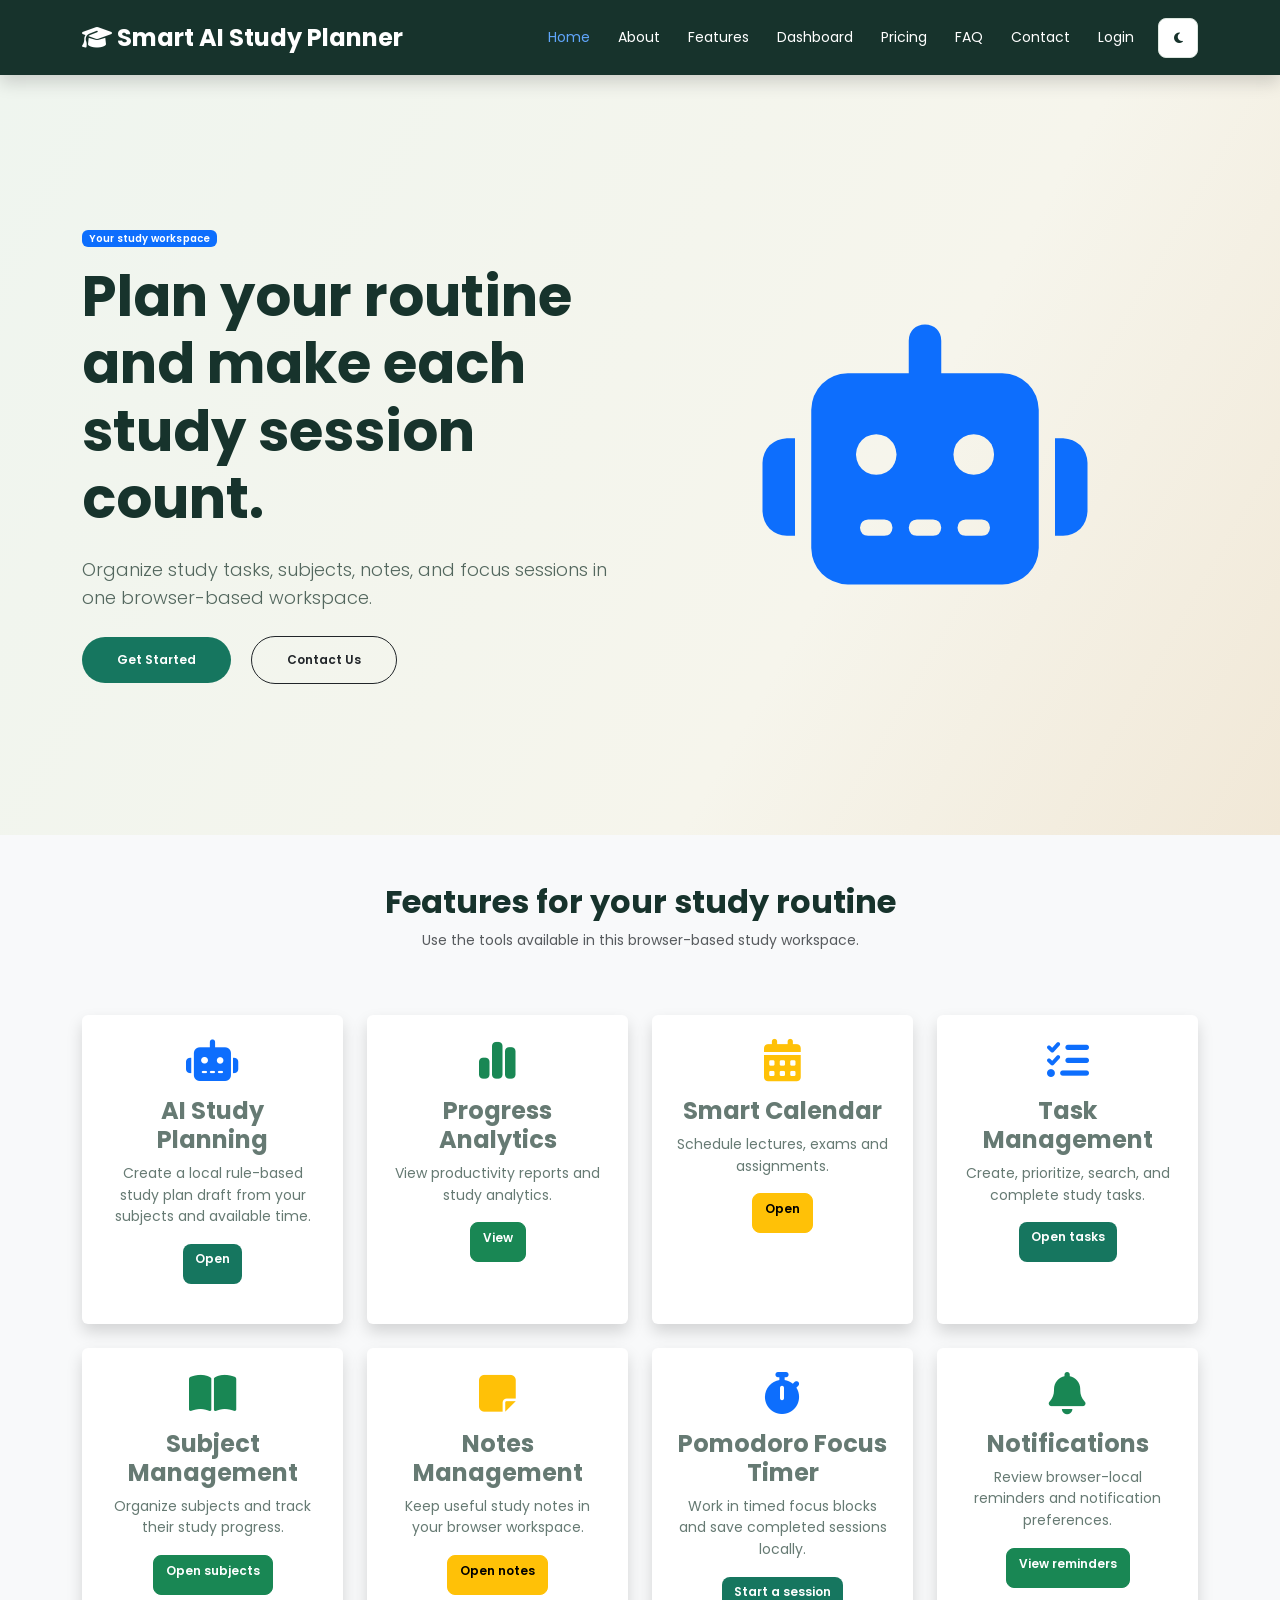
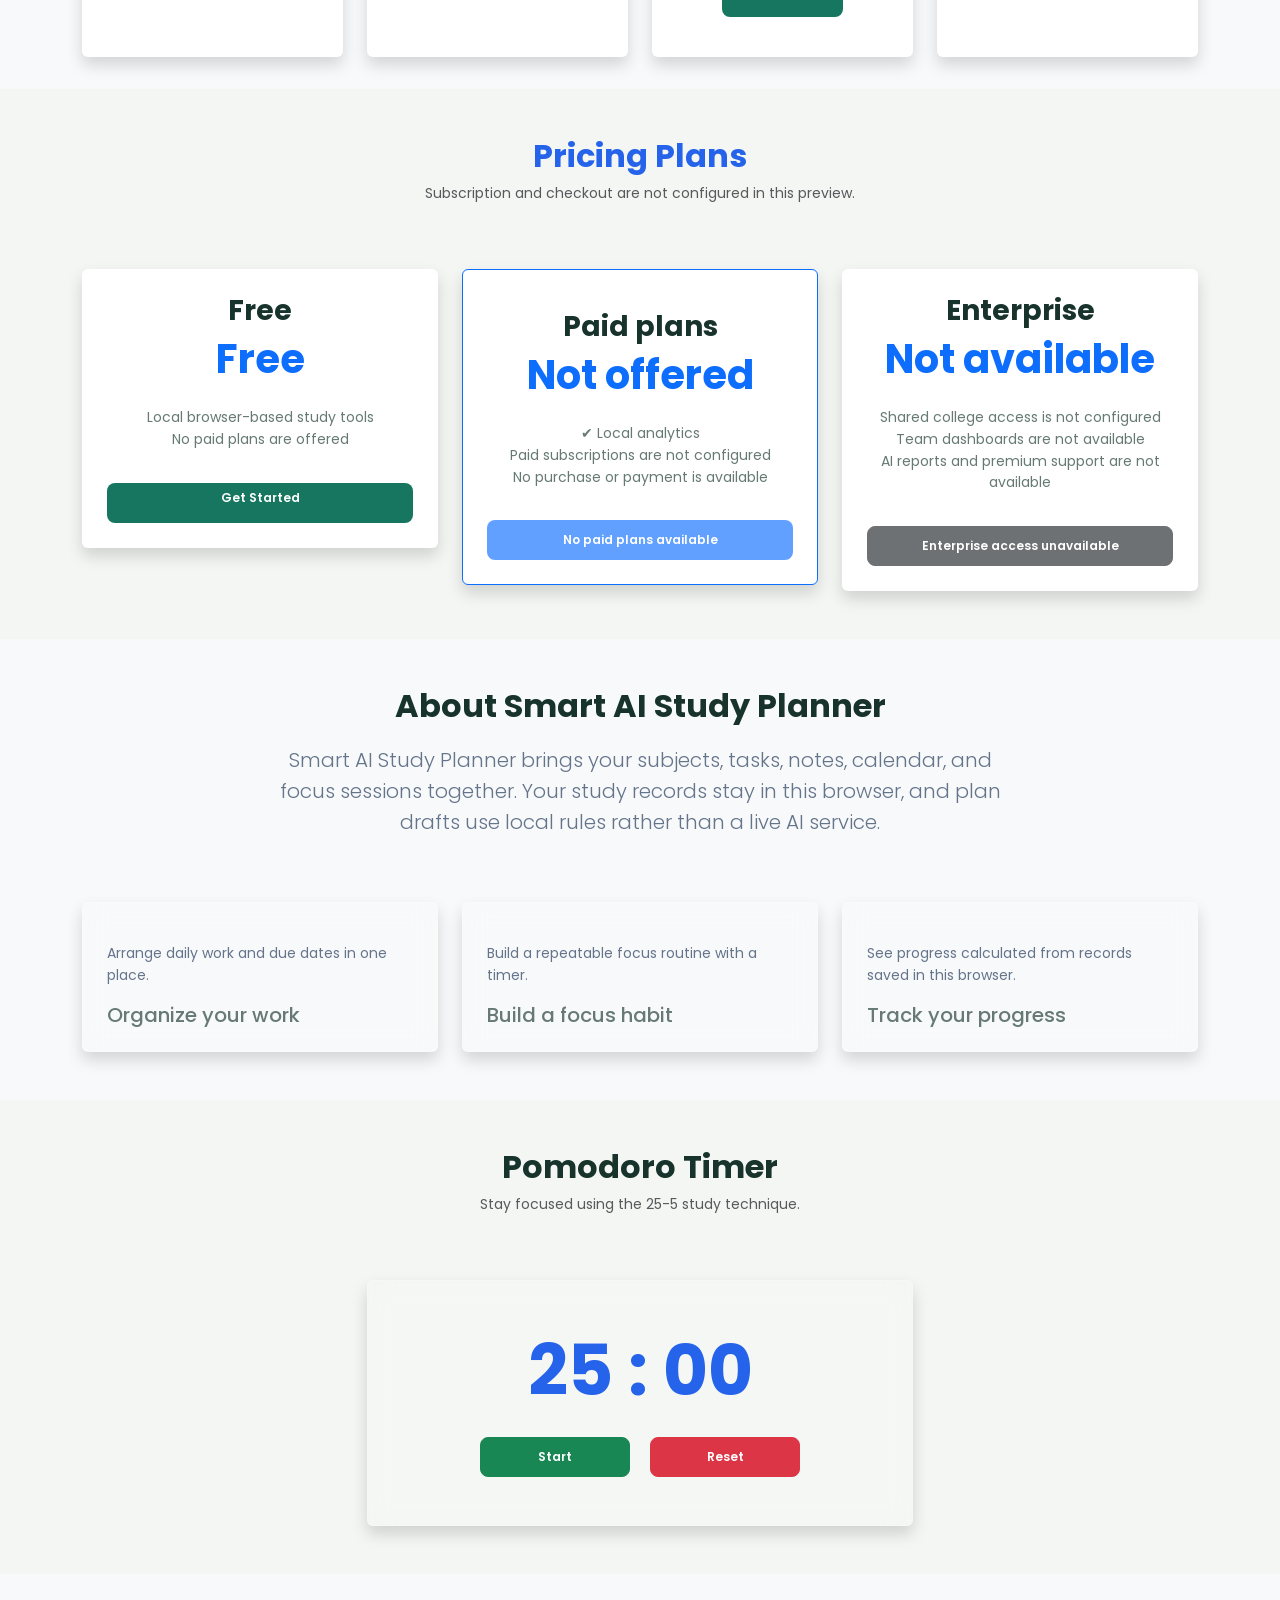
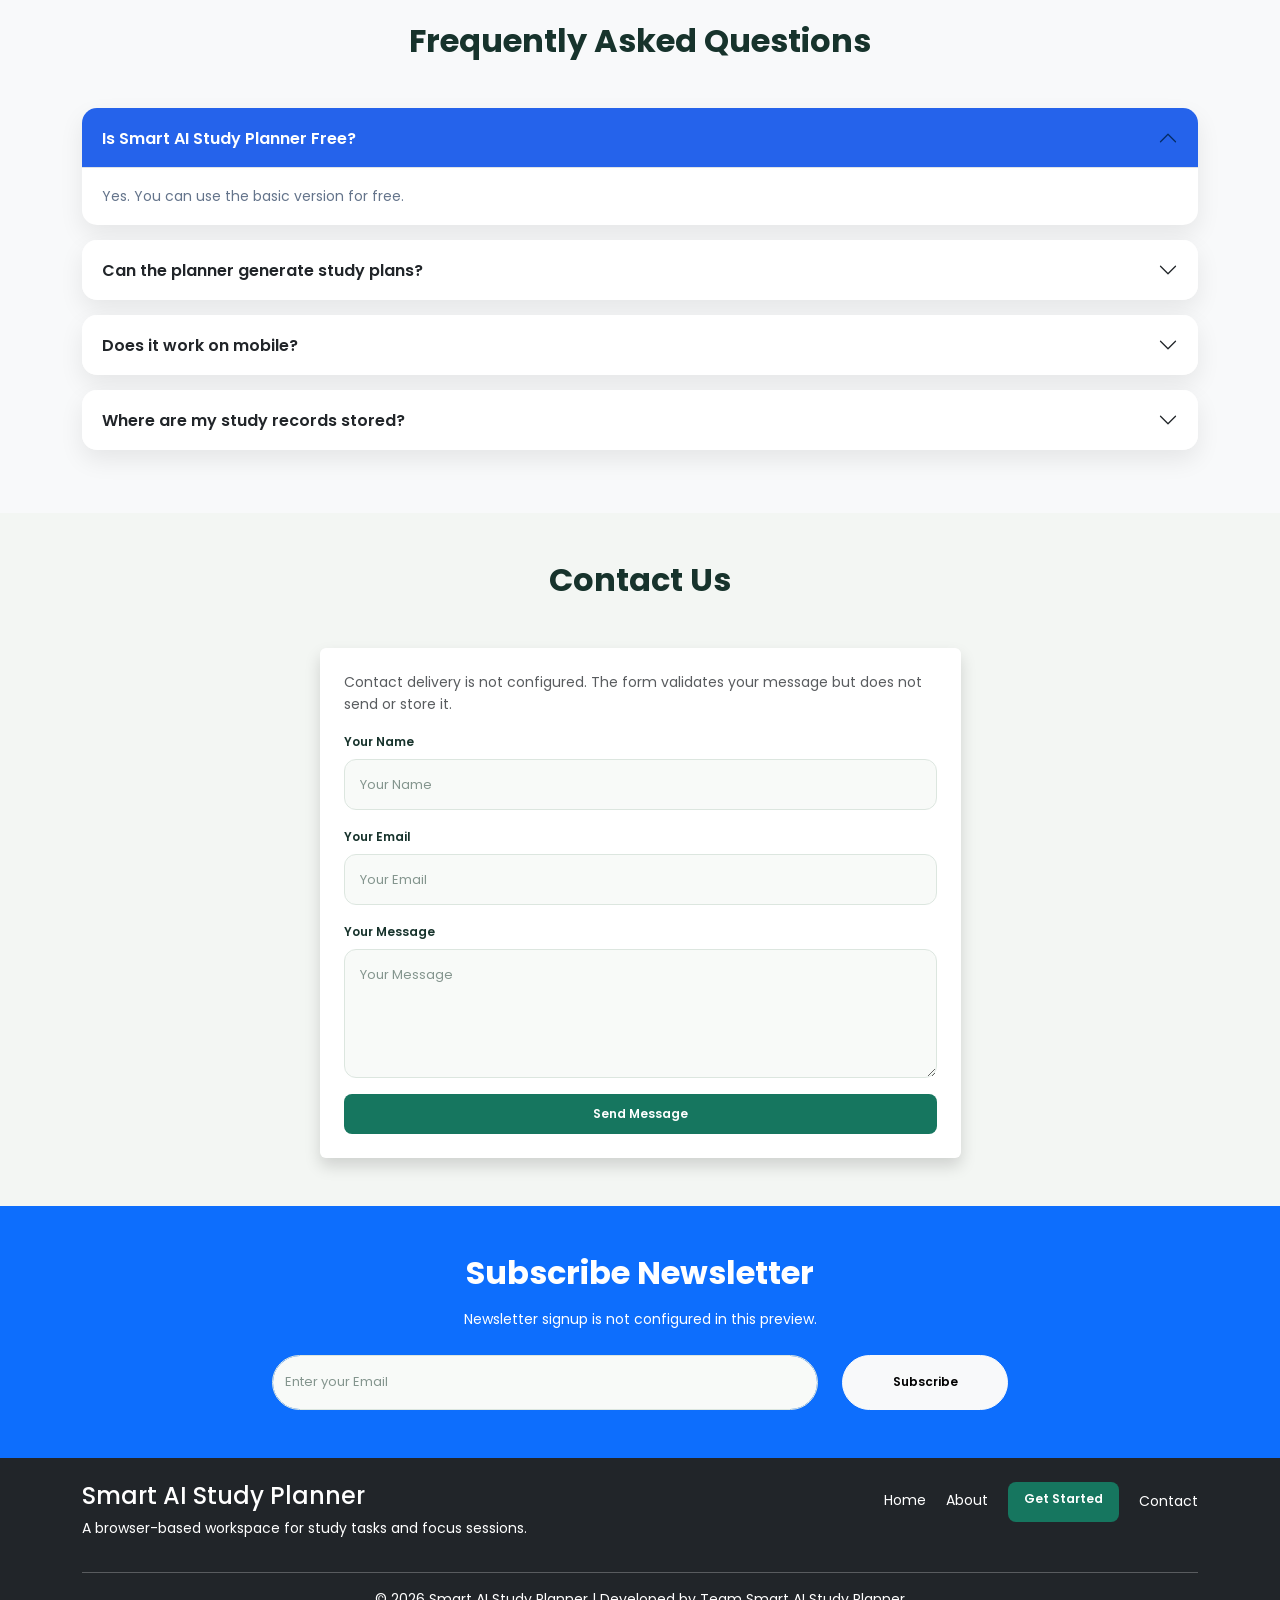
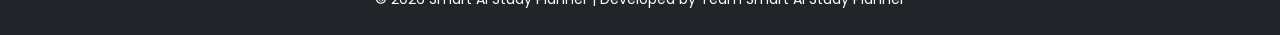
<file: AI-Study-Planner 1/frontend/index.html>
<!DOCTYPE html>
<html lang="en">

<head>

    <meta charset="UTF-8">
    <meta name="viewport" content="width=device-width, initial-scale=1.0">

    <title>Smart AI Study Planner</title>

    <!-- Bootstrap -->
    <link href="https://cdn.jsdelivr.net/npm/bootstrap@5.3.3/dist/css/bootstrap.min.css" rel="stylesheet">

    <!-- Font Awesome -->
    <link rel="stylesheet"
        href="https://cdnjs.cloudflare.com/ajax/libs/font-awesome/6.7.2/css/all.min.css">

    <!-- Google Font -->
    <link href="https://fonts.googleapis.com/css2?family=Poppins:wght@300;400;500;600;700;800&display=swap"
        rel="stylesheet">

    <!-- AOS -->
    <link rel="stylesheet"
        href="https://unpkg.com/aos@2.3.4/dist/aos.css">

    <!-- Custom CSS -->
    <link rel="stylesheet" href="./assets/css/style.css?v=2">

    <link rel="stylesheet" href="./assets/css/workspace.css?v=2">

</head>

<body class="landing-page">

<!-- =========================
        PAGE LOADER
========================== -->

<div id="loader">
    <div class="spinner-border text-primary" role="status">
        <span class="visually-hidden">Loading...</span>
    </div>
</div>

<!-- =========================
        NAVBAR
========================== -->

<nav class="navbar navbar-expand-lg navbar-dark bg-dark custom-navbar shadow sticky-top">

    <div class="container">

        <a class="navbar-brand fw-bold" href="#home">

            <i class="fa-solid fa-graduation-cap"></i>

            Smart AI Study Planner

        </a>

        <button class="navbar-toggler"
            type="button"
            data-bs-toggle="collapse"
            data-bs-target="#navbarNav"
            aria-controls="navbarNav"
            aria-expanded="false"
            aria-label="Toggle navigation">

            <span class="navbar-toggler-icon"></span>

        </button>

        <div class="collapse navbar-collapse"
            id="navbarNav">

            <ul class="navbar-nav ms-auto">

                <li class="nav-item">
                    <a class="nav-link active" href="#home">Home</a>
                </li>

                <li class="nav-item">
                    <a class="nav-link" href="#about">About</a>
                </li>

                <li class="nav-item">
                    <a class="nav-link" href="#features">Features</a>
                </li>

                <li class="nav-item">
                    <a class="nav-link" href="dashboard.html">Dashboard</a>
                </li>

                <li class="nav-item">
                    <a class="nav-link" href="#pricing">Pricing</a>
                </li>

                <li class="nav-item">
                    <a class="nav-link" href="#faq">FAQ</a>
                </li>

                <li class="nav-item">
                    <a class="nav-link" href="#contact">Contact</a>
                </li>

                <li class="nav-item">
                    <a class="nav-link" href="login.html">Login</a>
                </li>

            </ul>
            <button class="btn btn-outline-light ms-lg-3"
                id="themeToggle">

                <i class="fa-solid fa-moon"></i>

            </button>

        </div>

    </div>

</nav>

<!-- =========================
        HERO SECTION
========================== -->

<section class="hero-section py-5"
    id="home">

    <div class="container">

        <div class="row align-items-center">

            <div class="col-lg-6"
                data-aos="fade-right">

                <span class="badge bg-primary mb-3">
                    Your study workspace
                </span>

                <h1 class="display-4 fw-bold">

                    Plan your routine and make each study session count.

                </h1>

                <p class="lead mt-4">

                    Organize study tasks, subjects, notes, and focus sessions in one browser-based workspace.

                </p>

                <div class="mt-4">

                    <a href="register.html"
                        class="btn btn-primary btn-lg me-3">

                        Get Started

                    </a>

                    <a href="#contact"
                        class="btn btn-outline-dark btn-lg">

                        Contact Us

                    </a>

                </div>

            </div>

            <div class="col-lg-6 text-center"
                data-aos="fade-left">

                <i class="fa-solid fa-robot text-primary"
                    style="font-size:260px;"></i>

            </div>

        </div>

    </div>

</section>

<!-- =========================
        STUDY TOOLS
========================== -->

<section id="features" class="py-5 bg-light">

    <div class="container">

        <div class="text-center mb-5">

            <h2 class="fw-bold">
                Features for your study routine
            </h2>

            <p class="text-muted">
                Use the tools available in this browser-based study workspace.
            </p>

        </div>

        <div class="row g-4">

            <div class="col-md-6 col-lg-3">

                <div class="dashboard-card p-4 rounded shadow h-100 text-center">

                    <i class="fa-solid fa-robot fa-3x text-primary mb-3"></i>

                    <h4>AI Study Planning</h4>

                    <p>
                        Create a local rule-based study plan draft from your subjects and available time.
                    </p>

                    <a href="planner.html" class="btn btn-primary">
                        Open
                    </a>

                </div>

            </div>

            <div class="col-md-6 col-lg-3">

                <div class="dashboard-card p-4 rounded shadow h-100 text-center">

                    <i class="fa-solid fa-chart-simple fa-3x text-success mb-3"></i>

                    <h4>Progress Analytics</h4>

                    <p>
                        View productivity reports and study analytics.
                    </p>

                    <a href="analytics.html" class="btn btn-success">
                        View
                    </a>

                </div>

            </div>

            <div class="col-md-6 col-lg-3">

                <div class="dashboard-card p-4 rounded shadow h-100 text-center">

                    <i class="fa-solid fa-calendar-days fa-3x text-warning mb-3"></i>

                    <h4>Smart Calendar</h4>

                    <p>
                        Schedule lectures, exams and assignments.
                    </p>

                    <a href="calendar.html" class="btn btn-warning">
                        Open
                    </a>

                </div>

            </div>

            <div class="col-md-6 col-lg-3">
                <div class="dashboard-card p-4 rounded shadow h-100 text-center">
                    <i class="fa-solid fa-list-check fa-3x text-primary mb-3" aria-hidden="true"></i>
                    <h4>Task Management</h4>
                    <p>Create, prioritize, search, and complete study tasks.</p>
                    <a href="tasks.html" class="btn btn-primary">Open tasks</a>
                </div>
            </div>

            <div class="col-md-6 col-lg-3">
                <div class="dashboard-card p-4 rounded shadow h-100 text-center">
                    <i class="fa-solid fa-book-open fa-3x text-success mb-3" aria-hidden="true"></i>
                    <h4>Subject Management</h4>
                    <p>Organize subjects and track their study progress.</p>
                    <a href="subjects.html" class="btn btn-success">Open subjects</a>
                </div>
            </div>

            <div class="col-md-6 col-lg-3">
                <div class="dashboard-card p-4 rounded shadow h-100 text-center">
                    <i class="fa-solid fa-note-sticky fa-3x text-warning mb-3" aria-hidden="true"></i>
                    <h4>Notes Management</h4>
                    <p>Keep useful study notes in your browser workspace.</p>
                    <a href="notes.html" class="btn btn-warning">Open notes</a>
                </div>
            </div>

            <div class="col-md-6 col-lg-3">
                <div class="dashboard-card p-4 rounded shadow h-100 text-center">
                    <i class="fa-solid fa-stopwatch fa-3x text-primary mb-3" aria-hidden="true"></i>
                    <h4>Pomodoro Focus Timer</h4>
                    <p>Work in timed focus blocks and save completed sessions locally.</p>
                    <a href="pomodoro.html" class="btn btn-primary">Start a session</a>
                </div>
            </div>

            <div class="col-md-6 col-lg-3">
                <div class="dashboard-card p-4 rounded shadow h-100 text-center">
                    <i class="fa-solid fa-bell fa-3x text-success mb-3" aria-hidden="true"></i>
                    <h4>Notifications</h4>
                    <p>Review browser-local reminders and notification preferences.</p>
                    <a href="notifications.html" class="btn btn-success">View reminders</a>
                </div>
            </div>

        </div>

    </div>

</section>

<!-- =========================
        PRICING
========================== -->

<section id="pricing" class="py-5">

    <div class="container">

        <div class="text-center mb-5">

            <h2 class="fw-bold">
                Pricing Plans
            </h2>

            <p class="text-muted">
                Subscription and checkout are not configured in this preview.
            </p>

        </div>

        <div class="row g-4">

            <div class="col-lg-4">

                <div class="glass-card p-4 rounded shadow text-center">

                    <h3>Free</h3>

                    <h1 class="text-primary">
                        Free
                    </h1>

                    <ul class="list-unstyled mt-4">

                        <li>Local browser-based study tools</li>
                        <li>No paid plans are offered</li>

                    </ul>

                    <a class="btn btn-primary mt-3 w-100" href="register.html">Get Started</a>

                </div>

            </div>

            <div class="col-lg-4">

                <div class="glass-card p-4 rounded shadow border border-primary text-center">

                    <h3 class="mt-3">
                        Paid plans
                    </h3>

                    <h1 class="text-primary">
                        Not offered
                    </h1>

                    <ul class="list-unstyled mt-4">

                        <li>✔ Local analytics</li>
                        <li>Paid subscriptions are not configured</li>
                        <li>No purchase or payment is available</li>

                    </ul>

                    <button class="btn btn-primary mt-3 w-100" type="button" disabled>
                        No paid plans available
                    </button>

                </div>

            </div>

            <div class="col-lg-4">

                <div class="glass-card p-4 rounded shadow text-center">

                    <h3>Enterprise</h3>

                    <h1 class="text-primary">
                        Not available
                    </h1>

                    <ul class="list-unstyled mt-4">

                        <li>Shared college access is not configured</li>
                        <li>Team dashboards are not available</li>
                        <li>AI reports and premium support are not available</li>

                    </ul>

                    <button class="btn btn-dark mt-3 w-100" type="button" disabled>
                        Enterprise access unavailable
                    </button>

                </div>

            </div>

        </div>

    </div>

</section>

<!-- =========================
        ABOUT
========================== -->

<section id="about" class="py-5 bg-light">

    <div class="container">

        <div class="text-center mb-5">

            <h2 class="fw-bold">
                About Smart AI Study Planner
            </h2>

            <p class="lead mx-auto" style="max-width: 760px;">
                Smart AI Study Planner brings your subjects, tasks, notes, calendar, and focus sessions together.
                Your study records stay in this browser, and plan drafts use local rules rather than a live AI service.
            </p>

        </div>

        <div class="row g-4">

            <div class="col-md-4">

                <div class="glass-card p-4 rounded shadow">

                    <p class="mt-3">
                        Arrange daily work and due dates in one place.
                    </p>

                    <h5 class="mb-0">
                        Organize your work
                    </h5>

                </div>

            </div>

            <div class="col-md-4">

                <div class="glass-card p-4 rounded shadow">

                    <p class="mt-3">
                        Build a repeatable focus routine with a timer.
                    </p>

                    <h5 class="mb-0">
                        Build a focus habit
                    </h5>

                </div>

            </div>

            <div class="col-md-4">

                <div class="glass-card p-4 rounded shadow">

                    <p class="mt-3">
                        See progress calculated from records saved in this browser.
                    </p>

                    <h5 class="mb-0">
                        Track your progress
                    </h5>

                </div>

            </div>

        </div>

    </div>

</section>

<!-- =========================
        POMODORO TIMER
========================== -->

<section id="pomodoro" class="py-5">

    <div class="container">

        <div class="text-center mb-5">

            <h2 class="fw-bold">Pomodoro Timer</h2>

            <p class="text-muted">
                Stay focused using the 25-5 study technique.
            </p>

        </div>

        <div class="row justify-content-center">

            <div class="col-lg-6">

                <div class="glass-card text-center p-5 shadow rounded">

                    <h1 class="display-2">

                        <span id="minutes">25</span> :
                        <span id="seconds">00</span>

                    </h1>

                    <div class="mt-4">

                        <button id="startTimer"
                            class="btn btn-success btn-lg me-3">

                            Start

                        </button>

                        <button id="resetTimer"
                            class="btn btn-danger btn-lg">

                            Reset

                        </button>

                    </div>

                </div>

            </div>

        </div>

    </div>

</section>

<!-- =========================
        FAQ
========================== -->

<section id="faq" class="py-5 bg-light">

    <div class="container">

        <div class="text-center mb-5">

            <h2 class="fw-bold">
                Frequently Asked Questions
            </h2>

        </div>

        <div class="accordion" id="faqAccordion">

            <div class="accordion-item">

                <h2 class="accordion-header">

                    <button class="accordion-button"
                        data-bs-toggle="collapse"
                        data-bs-target="#faq1">

                        Is Smart AI Study Planner Free?

                    </button>

                </h2>

                <div id="faq1"
                    class="accordion-collapse collapse show"
                    data-bs-parent="#faqAccordion">

                    <div class="accordion-body">

                        Yes. You can use the basic version for free.

                    </div>

                </div>

            </div>

            <div class="accordion-item">

                <h2 class="accordion-header">

                    <button class="accordion-button collapsed"
                        data-bs-toggle="collapse"
                        data-bs-target="#faq2">

                        Can the planner generate study plans?

                    </button>

                </h2>

                <div id="faq2"
                    class="accordion-collapse collapse"
                    data-bs-parent="#faqAccordion">

                    <div class="accordion-body">

                        The planner creates a local rule-based draft. No live AI service is configured.

                    </div>

                </div>

            </div>

            <div class="accordion-item">

                <h2 class="accordion-header">

                    <button class="accordion-button collapsed"
                        data-bs-toggle="collapse"
                        data-bs-target="#faq3">

                        Does it work on mobile?

                    </button>

                </h2>

                <div id="faq3"
                    class="accordion-collapse collapse"
                    data-bs-parent="#faqAccordion">

                    <div class="accordion-body">

                        Yes, it is fully responsive.

                    </div>

                </div>

            </div>

            <div class="accordion-item">
                <h2 class="accordion-header">
                    <button class="accordion-button collapsed" type="button" data-bs-toggle="collapse" data-bs-target="#faq4" aria-expanded="false" aria-controls="faq4">
                        Where are my study records stored?
                    </button>
                </h2>
                <div id="faq4" class="accordion-collapse collapse" data-bs-parent="#faqAccordion">
                    <div class="accordion-body">
                        Tasks, subjects, notes, and focus sessions are stored in this browser; they are not synchronized to a server.
                    </div>
                </div>
            </div>

        </div>

    </div>

</section>

<!-- =========================
        CONTACT
========================== -->

<section id="contact" class="py-5">

    <div class="container">

        <div class="text-center mb-5">

            <h2 class="fw-bold">
                Contact Us
            </h2>

        </div>

        <div class="row justify-content-center">

            <div class="col-lg-7">

                <div class="contact-form shadow rounded p-4">

                    <p class="text-muted">Contact delivery is not configured. The form validates your message but does not send or store it.</p>
                    <form>

                        <div class="mb-3">

                            <label class="form-label" for="contactName">Your Name</label>
                            <input type="text"
                                class="form-control"
                                id="contactName"
                                placeholder="Your Name"
                                required>

                        </div>

                        <div class="mb-3">

                            <label class="form-label" for="contactEmail">Your Email</label>
                            <input type="email"
                                class="form-control"
                                id="contactEmail"
                                placeholder="Your Email"
                                required>

                        </div>

                        <div class="mb-3">

                            <label class="form-label" for="contactMessage">Your Message</label>
                            <textarea class="form-control"
                                id="contactMessage"
                                rows="5"
                                placeholder="Your Message"
                                required></textarea>

                        </div>

                        <button class="btn btn-primary w-100">

                            Send Message

                        </button>

                    </form>

                </div>

            </div>

        </div>

    </div>

</section>

<!-- =========================
        NEWSLETTER
========================== -->

<section class="py-5 bg-primary text-white">

    <div class="container text-center">

        <h2 class="fw-bold mb-3">
            Subscribe Newsletter
        </h2>

        <p>
            Newsletter signup is not configured in this preview.
        </p>

        <form class="newsletter-form row justify-content-center mt-4">

            <div class="col-md-6">

                <input type="email"
                    class="form-control"
                    placeholder="Enter your Email"
                    required>

            </div>

            <div class="col-md-2 mt-3 mt-md-0">

                <button class="btn btn-light w-100">

                    Subscribe

                </button>

            </div>

        </form>

    </div>

</section>

<!-- =========================
        FOOTER
========================== -->

<footer class="bg-dark text-white py-4">

    <div class="container">

        <div class="row">

            <div class="col-lg-6">

                <h4>
                    Smart AI Study Planner
                </h4>

                <p>

                    A browser-based workspace for study tasks and focus sessions.

                </p>

            </div>

            <div class="col-lg-6 text-lg-end">

                <a href="#home" class="text-white me-3">Home</a>

                <a href="#about" class="text-white me-3">About</a>

               <a href="register.html" class="btn btn-primary btn-lg me-3">
                          Get Started
                                                                        </a>

                <a href="#contact" class="text-white">Contact</a>

            </div>

        </div>

        <hr>

        <p class="text-center mb-0">

            © <span id="year"></span>

            Smart AI Study Planner |

           Developed by Team Smart AI Study Planner

        </p>

    </div>

</footer>

<!-- =========================
    SCROLL TO TOP
========================== -->

<button id="scrollTop"
    class="btn btn-primary rounded-circle"
    style="
        display:none;
        position:fixed;
        right:20px;
        bottom:20px;
        width:55px;
        height:55px;
        z-index:999;
    ">

    <i class="fa-solid fa-arrow-up"></i>

</button>

<!-- Bootstrap JS -->
<script src="https://cdn.jsdelivr.net/npm/bootstrap@5.3.3/dist/js/bootstrap.bundle.min.js"></script>

<!-- AOS JS -->
<script src="https://unpkg.com/aos@2.3.4/dist/aos.js"></script>

<!-- Custom JS -->
<script src="./assets/js/app.js?v=3"></script>

</body>

</html>
</file>
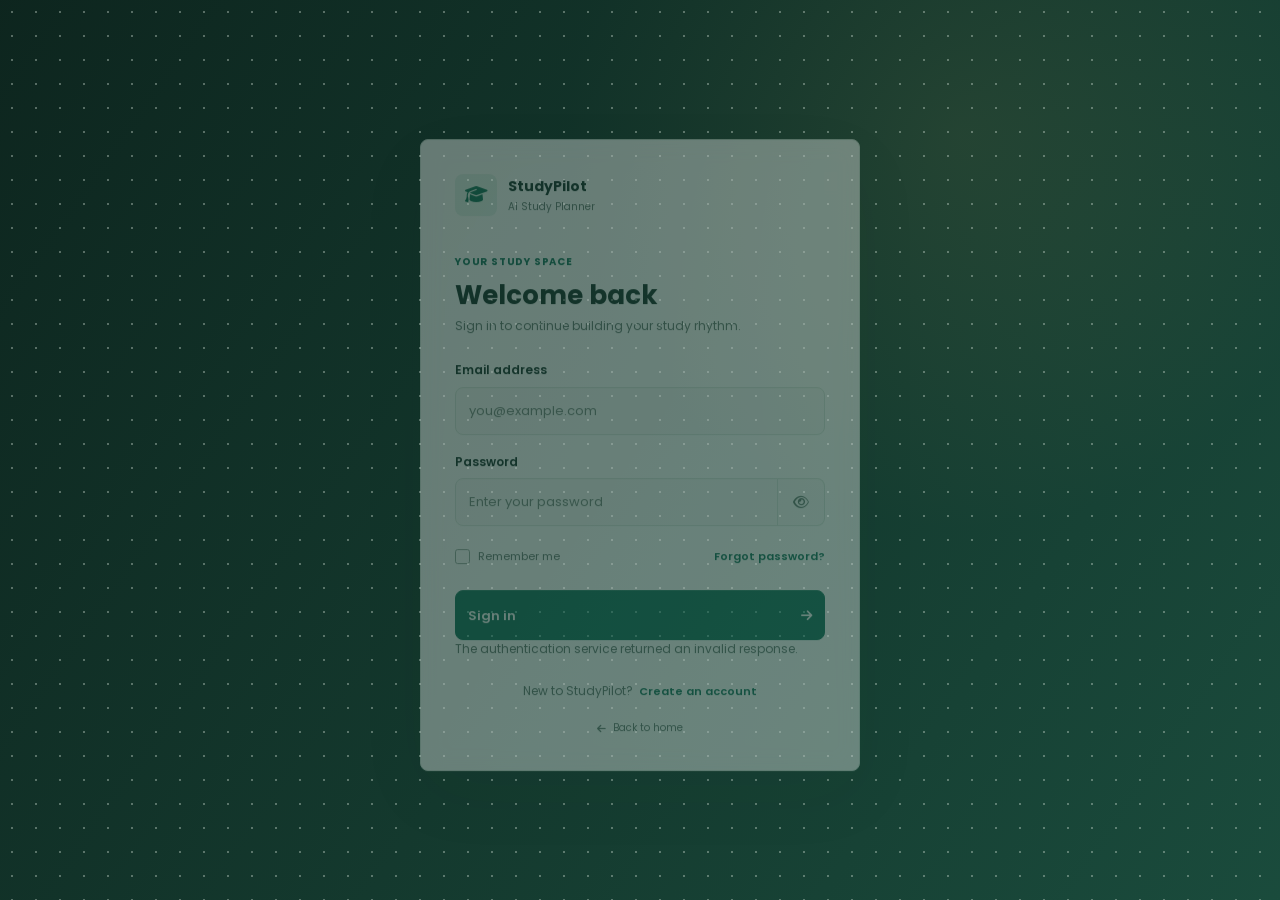
<file: AI-Study-Planner 1/frontend/ai-planner.html>
<!DOCTYPE html>
<html lang="en">

<head>

    <meta charset="UTF-8">

    <meta name="viewport" content="width=device-width, initial-scale=1.0">

    <title>AI Study Planner | Smart AI Study Planner</title>


    <!-- Bootstrap -->

    <link href="https://cdn.jsdelivr.net/npm/bootstrap@5.3.7/dist/css/bootstrap.min.css" rel="stylesheet">

    <!-- Font Awesome -->

    <link rel="stylesheet"
        href="https://cdnjs.cloudflare.com/ajax/libs/font-awesome/6.7.2/css/all.min.css">

    <!-- AOS -->

    <link rel="stylesheet"
        href="https://unpkg.com/aos@2.3.4/dist/aos.css">

    <!-- CSS -->

    <link rel="stylesheet"
        href="assets/css/style.css">

    <link rel="stylesheet"
        href="assets/css/workspace.css">

</head>

<body>

<!-- ===========================
        SIDEBAR
=========================== -->

<div class="sidebar">

    <div class="logo">

        <i class="fa-solid fa-graduation-cap"></i>

        <span>Smart AI</span>

    </div>

    <ul class="sidebar-menu">

        <li>

            <a href="dashboard.html">

                <i class="fa-solid fa-house"></i>

                Dashboard

            </a>

        </li>

        <li class="active">

            <a href="planner.html">

                <i class="fa-solid fa-robot"></i>

                AI Planner

            </a>

        </li>

        <li>

            <a href="subjects.html">

                <i class="fa-solid fa-book-open"></i>

                Subjects

            </a>

        </li>

        <li>

            <a href="tasks.html">

                <i class="fa-solid fa-list-check"></i>

                Tasks

            </a>

        </li>

        <li>

            <a href="calendar.html">

                <i class="fa-solid fa-calendar-days"></i>

                Calendar

            </a>

        </li>

        <li>

            <a href="analytics.html">

                <i class="fa-solid fa-chart-line"></i>

                Analytics

            </a>

        </li>

        <li>

            <a href="notes.html">

                <i class="fa-solid fa-note-sticky"></i>

                Notes

            </a>

        </li>

        <li>

            <a href="notifications.html">

                <i class="fa-regular fa-bell"></i>

                Notifications

            </a>

        </li>

        <li>

            <a href="pomodoro.html">

                <i class="fa-solid fa-stopwatch"></i>

                Focus timer

            </a>

        </li>

        <li>

            <a href="profile.html">

                <i class="fa-solid fa-user"></i>

                Profile

            </a>

        </li>

        <li>

            <a href="settings.html">

                <i class="fa-solid fa-gear"></i>

                Settings

            </a>

        </li>

        <li>

            <a href="login.html" id="logoutBtn">

                <i class="fa-solid fa-right-from-bracket"></i>

                Logout

            </a>

        </li>

    </ul>

</div>

<!-- ===========================
        MAIN CONTENT
=========================== -->

<div class="main-content">

<!-- ===========================
        TOPBAR
=========================== -->

<header class="topbar">

    <div>

        <h2>

            AI Study Planner

        </h2>

        <p>

            Generate an intelligent study schedule using AI.

        </p>

    </div>

    <div class="top-right">

        <button class="notification-btn">

            <i class="fa-solid fa-bell"></i>

        </button>

        <button id="themeToggle">

            <i class="fa-solid fa-moon"></i>

        </button>

        <a class="user-box" href="profile.html">

            <div>

               <span id="dashboardUser">Student</span>

                <small>

                    Student

                </small>

            </div>

        </a>

    </div>

</header>

<!-- ===========================
        PAGE TITLE
=========================== -->

<section class="planner-header mt-4">

    <div class="glass-card p-4">

        <span class="section-badge">

            🤖 Artificial Intelligence

        </span>

        <h2 class="mt-3">

            Create Your Personal AI Study Plan

        </h2>

        <p>

            Enter your study details and let AI generate a personalized daily and weekly study timetable based on your subjects, available hours, exam dates, and learning goals.

        </p>

    </div>

</section>

<!-- ==========================================
            AI PLANNER FORM
========================================== -->

<section class="planner-section mt-5">

    <div class="row g-4">

        <!-- Planner Form -->

        <div class="col-lg-8">

            <div class="glass-card p-4">

                <h4 class="mb-4">

                    <i class="fa-solid fa-wand-magic-sparkles"></i>

                    Generate AI Study Plan

                </h4>

                <form id="plannerForm">

                    <div class="row">

                        <!-- Student Name -->

                        <div class="col-md-6 mb-4">

                            <label class="form-label">

                                Student Name

                            </label>

                            <input

                                type="text"

                                class="form-control"

                                id="studentName"

                                placeholder="Enter your name"

                                required>

                        </div>

                        <!-- Study Goal -->

                        <div class="col-md-6 mb-4">

                            <label class="form-label">

                                Study Goal

                            </label>

                            <select

                                class="form-select"

                                id="goal">

                                <option>

                                    Crack Semester Exam

                                </option>

                                <option>

                                    Learn Programming

                                </option>

                                <option>

                                    Competitive Exam

                                </option>

                                <option>

                                    Placement Preparation

                                </option>

                            </select>

                        </div>

                        <!-- Subjects -->

                        <div class="col-md-6 mb-4">

                            <label class="form-label">

                                Subjects

                            </label>

                            <input

                                type="text"

                                class="form-control"

                                placeholder="Python, DBMS, Java..."

                                id="subjects">

                        </div>

                        <!-- Daily Hours -->

                        <div class="col-md-6 mb-4">

                            <label class="form-label">

                                Daily Study Hours

                            </label>

                            <input

                                type="number"

                                class="form-control"

                                id="studyHours"

                                min="1"

                                max="15"

                                value="4">

                        </div>

                        <!-- Exam Date -->

                        <div class="col-md-6 mb-4">

                            <label class="form-label">

                                Exam Date

                            </label>

                            <input

                                type="date"

                                class="form-control"

                                id="examDate">

                        </div>

                        <!-- Difficulty -->

                        <div class="col-md-6 mb-4">

                            <label class="form-label">

                                Difficulty Level

                            </label>

                            <select

                                class="form-select"

                                id="difficulty">

                                <option>

                                    Easy

                                </option>

                                <option>

                                    Medium

                                </option>

                                <option>

                                    Hard

                                </option>

                            </select>

                        </div>

                        <!-- Preferred Time -->

                        <div class="col-md-6 mb-4">

                            <label class="form-label">

                                Preferred Study Time

                            </label>

                            <select

                                class="form-select"

                                id="studyTime">

                                <option>

                                    Morning

                                </option>

                                <option>

                                    Afternoon

                                </option>

                                <option>

                                    Evening

                                </option>

                                <option>

                                    Night

                                </option>

                            </select>

                        </div>

                        <!-- Break -->

                        <div class="col-md-6 mb-4">

                            <label class="form-label">

                                Break After

                            </label>

                            <select

                                class="form-select"

                                id="breakTime">

                                <option>

                                    25 Minutes

                                </option>

                                <option>

                                    45 Minutes

                                </option>

                                <option>

                                    60 Minutes

                                </option>

                            </select>

                        </div>

                    </div>

                    <button

                        type="submit"

                        class="btn btn-primary btn-lg mt-3">

                        <i class="fa-solid fa-robot"></i>

                        Generate AI Study Plan

                    </button>

                </form>

            </div>

        </div>

        <!-- AI Tips -->

        <div class="col-lg-4">

            <div class="glass-card p-4 mb-4">

                <h5>

                    🤖 AI Recommendation

                </h5>

                <p id="aiTip">

                    Complete today's study targets before starting new topics.

                </p>

            </div>

            <div class="glass-card p-4">

                <h5>

                    📈 Today's Progress

                </h5>

                <div class="progress mt-4">

                    <div

                        class="progress-bar bg-success"

                        style="width:65%">

                    </div>

                </div>

                <p class="mt-3">

                    65% Completed

                </p>

            </div>

        </div>

    </div>

</section>

<!-- ==========================================
            AI GENERATED STUDY PLAN
========================================== -->

<section class="mt-5">

    <div class="glass-card p-4">

        <div class="d-flex justify-content-between align-items-center mb-4">

            <h3>

                🤖 AI Generated Weekly Study Plan

            </h3>

            <button class="btn btn-success">

                <i class="fa-solid fa-download"></i>

                Export PDF

            </button>

        </div>

        <div class="table-responsive">

            <table class="table table-dark table-hover align-middle">

                <thead>

                    <tr>

                        <th>Day</th>

                        <th>9:00 - 11:00</th>

                        <th>11:30 - 1:00</th>

                        <th>2:00 - 4:00</th>

                        <th>5:00 - 7:00</th>

                    </tr>

                </thead>

                <tbody>

                    <tr>

                        <td>Monday</td>

                        <td>Python</td>

                        <td>DBMS</td>

                        <td>Revision</td>

                        <td>Practice</td>

                    </tr>

                    <tr>

                        <td>Tuesday</td>

                        <td>Java</td>

                        <td>AI</td>

                        <td>Assignments</td>

                        <td>MCQ</td>

                    </tr>

                    <tr>

                        <td>Wednesday</td>

                        <td>Python</td>

                        <td>Maths</td>

                        <td>Revision</td>

                        <td>Project</td>

                    </tr>

                    <tr>

                        <td>Thursday</td>

                        <td>Web Dev</td>

                        <td>DBMS</td>

                        <td>Practice</td>

                        <td>Quiz</td>

                    </tr>

                    <tr>

                        <td>Friday</td>

                        <td>AI</td>

                        <td>Python</td>

                        <td>Revision</td>

                        <td>Notes</td>

                    </tr>

                    <tr>

                        <td>Saturday</td>

                        <td>Projects</td>

                        <td>Problem Solving</td>

                        <td>Mock Test</td>

                        <td>Analysis</td>

                    </tr>

                    <tr>

                        <td>Sunday</td>

                        <td colspan="4" class="text-center">

                            Rest • Revision • Weekly Review

                        </td>

                    </tr>

                </tbody>

            </table>

        </div>

    </div>

</section>

<!-- ==========================================
            TODAY'S TASKS
========================================== -->

<section class="mt-5">

    <div class="row g-4">

        <div class="col-lg-6">

            <div class="glass-card p-4">

                <h4 class="mb-4">

                    📋 Today's Tasks

                </h4>

                <div class="dashboard-card">

                    <div>

                        <strong>Python Programming</strong>

                        <p>Complete Functions Chapter</p>

                    </div>

                    <span class="badge bg-success">

                        Pending

                    </span>

                </div>

                <div class="dashboard-card">

                    <div>

                        <strong>DBMS</strong>

                        <p>Normalization Revision</p>

                    </div>

                    <span class="badge bg-warning">

                        Ongoing

                    </span>

                </div>

                <div class="dashboard-card">

                    <div>

                        <strong>Java</strong>

                        <p>Practice 20 Programs</p>

                    </div>

                    <span class="badge bg-primary">

                        Scheduled

                    </span>

                </div>

            </div>

        </div>

        <div class="col-lg-6">

            <div class="glass-card p-4">

                <h4 class="mb-4">

                    📊 Today's Progress

                </h4>

                <div class="mb-4">

                    <label>

                        Python

                    </label>

                    <div class="progress">

                        <div class="progress-bar bg-primary"

                             style="width:80%">

                        </div>

                    </div>

                </div>

                <div class="mb-4">

                    <label>

                        DBMS

                    </label>

                    <div class="progress">

                        <div class="progress-bar bg-success"

                             style="width:65%">

                        </div>

                    </div>

                </div>

                <div>

                    <label>

                        Java

                    </label>

                    <div class="progress">

                        <div class="progress-bar bg-warning"

                             style="width:40%">

                        </div>

                    </div>

                </div>

            </div>

        </div>

    </div>

</section>

<!-- ==========================================
            STATISTICS SECTION
========================================== -->

<section class="mt-5">

    <div class="row g-4">

        <div class="col-lg-3 col-md-6">

            <div class="glass-card stat-card text-center p-4">

                <i class="fa-solid fa-book-open fa-2x text-primary mb-3"></i>

                <h2>12</h2>

                <p>Total Subjects</p>

            </div>

        </div>

        <div class="col-lg-3 col-md-6">

            <div class="glass-card stat-card text-center p-4">

                <i class="fa-solid fa-list-check fa-2x text-success mb-3"></i>

                <h2>58</h2>

                <p>Completed Tasks</p>

            </div>

        </div>

        <div class="col-lg-3 col-md-6">

            <div class="glass-card stat-card text-center p-4">

                <i class="fa-solid fa-clock fa-2x text-warning mb-3"></i>

                <h2>124h</h2>

                <p>Study Hours</p>

            </div>

        </div>

        <div class="col-lg-3 col-md-6">

            <div class="glass-card stat-card text-center p-4">

                <i class="fa-solid fa-fire fa-2x text-danger mb-3"></i>

                <h2>28</h2>

                <p>Study Streak</p>

            </div>

        </div>

    </div>

</section>

<!-- ==========================================
            AI RECOMMENDATIONS
========================================== -->

<section class="mt-5">

    <div class="glass-card p-4">

        <h3 class="mb-4">

            🤖 AI Recommendations

        </h3>

        <div class="row g-4">

            <div class="col-md-6">

                <div class="dashboard-card">

                    <div>

                        <h5>Focus Subject</h5>

                        <p>

                            Spend 2 extra hours on DBMS today.

                        </p>

                    </div>

                </div>

            </div>

            <div class="col-md-6">

                <div class="dashboard-card">

                    <div>

                        <h5>Revision Reminder</h5>

                        <p>

                            Revise Python Functions before sleeping.

                        </p>

                    </div>

                </div>

            </div>

            <div class="col-md-6">

                <div class="dashboard-card">

                    <div>

                        <h5>Productivity Tip</h5>

                        <p>

                            Use 25-5 Pomodoro sessions for maximum focus.

                        </p>

                    </div>

                </div>

            </div>

            <div class="col-md-6">

                <div class="dashboard-card">

                    <div>

                        <h5>Exam Prediction</h5>

                        <p>

                            Current preparation score: <strong>82%</strong>

                        </p>

                    </div>

                </div>

            </div>

        </div>

    </div>

</section>

<!-- ==========================================
            POMODORO TIMER
========================================== -->

<section class="mt-5">

    <div class="glass-card p-4 text-center">

        <h3>

            ⏱ Pomodoro Study Timer

        </h3>

        <div class="display-3 fw-bold my-4">

            <span id="minutes">25</span>:<span id="seconds">00</span>

        </div>

        <button id="startTimer" class="btn btn-success me-2">

            Start

        </button>

        <button id="resetTimer" class="btn btn-danger">

            Reset

        </button>

    </div>

</section>

<!-- ==========================================
            QUICK NOTES
========================================== -->

<section class="mt-5">

    <div class="glass-card p-4">

        <h3 class="mb-3">

            📝 Quick Notes

        </h3>

        <textarea

            class="form-control"

            rows="6"

            placeholder="Write your important notes here..."></textarea>

        <button class="btn btn-primary mt-3">

            Save Notes

        </button>

    </div>

</section>

<!-- ==========================================
            DAILY GOALS
========================================== -->

<section class="mt-5 mb-5">

    <div class="glass-card p-4">

        <h3 class="mb-4">

            🎯 Today's Goals

        </h3>

        <ul class="list-group">

            <li class="list-group-item bg-dark text-white">

                ✅ Complete Python Chapter 5

            </li>

            <li class="list-group-item bg-dark text-white">

                ✅ Solve 25 Programming Questions

            </li>

            <li class="list-group-item bg-dark text-white">

                ✅ Revise DBMS Notes

            </li>

            <li class="list-group-item bg-dark text-white">

                ⏳ Prepare for Tomorrow's Quiz

            </li>

        </ul>

    </div>

</section>

</div>

<!-- Bootstrap -->

<script src="https://cdn.jsdelivr.net/npm/bootstrap@5.3.7/dist/js/bootstrap.bundle.min.js"></script>

<!-- AOS -->

<script src="https://unpkg.com/aos@2.3.4/dist/aos.js"></script>

<!-- App JS -->

<script src="assets/js/app.js"></script>
<script src="assets/js/workspace.js"></script>
<script src="assets/js/ai.js"></script>

<script>

if (typeof AOS !== "undefined") {

    AOS.init({ duration: 700, once: true });

}

</script>

</body>

</html>
</file>
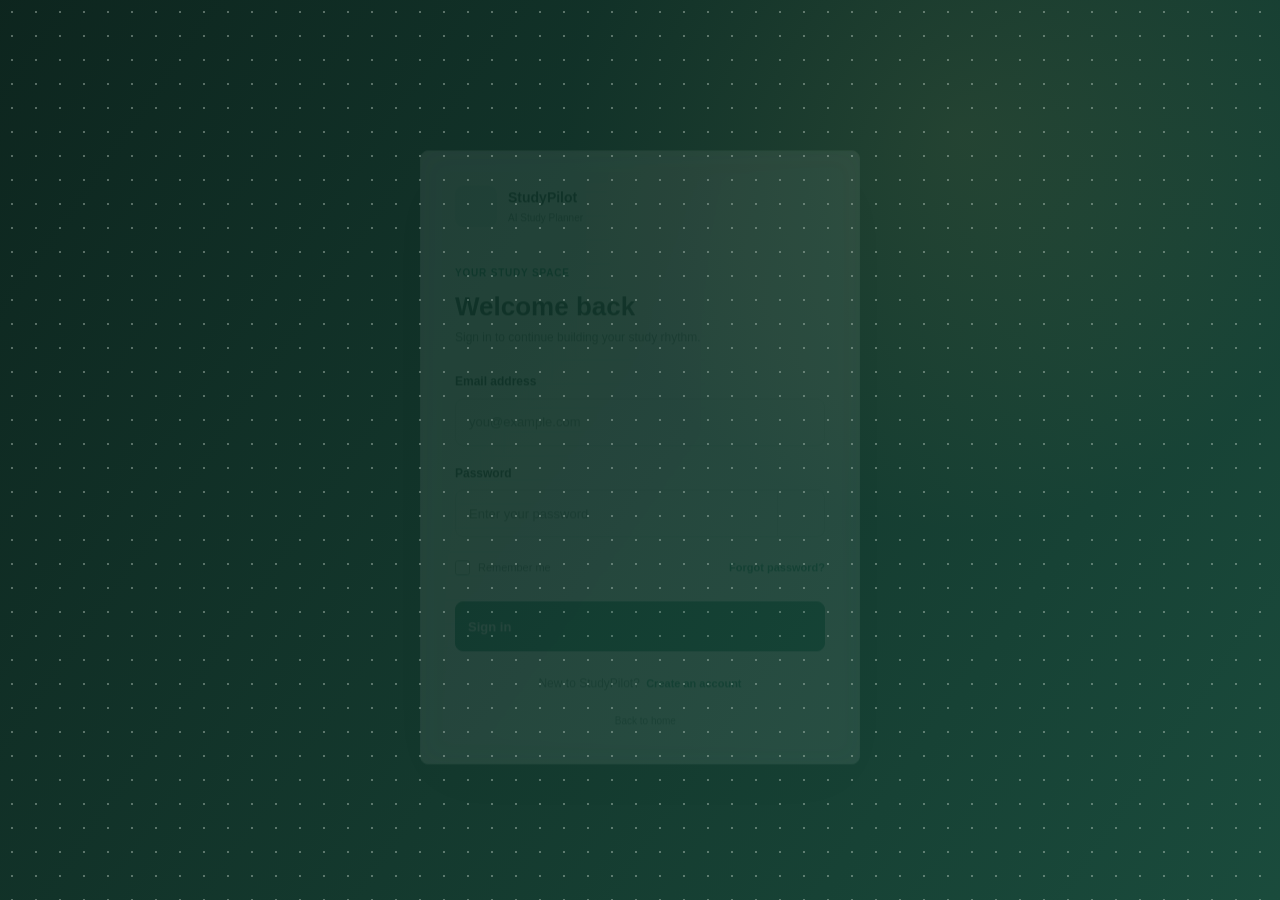
<file: AI-Study-Planner 1/frontend/analytics.html>
<!doctype html>
<html lang="en">
<head>
	<meta charset="utf-8">
	<meta name="viewport" content="width=device-width, initial-scale=1">
	<title>Analytics | StudyPilot</title>
	<link rel="preconnect" href="https://fonts.googleapis.com">
	<link rel="preconnect" href="https://fonts.gstatic.com" crossorigin>
	<link href="https://fonts.googleapis.com/css2?family=Poppins:wght@400;500;600;700&display=swap" rel="stylesheet">
	<link href="https://cdn.jsdelivr.net/npm/bootstrap@5.3.7/dist/css/bootstrap.min.css" rel="stylesheet">
	<link rel="stylesheet" href="https://cdnjs.cloudflare.com/ajax/libs/font-awesome/6.7.2/css/all.min.css">
	<link rel="stylesheet" href="assets/css/workspace.css">
</head>
<body>
<div class="dashboard-layout">
	<aside class="sidebar" aria-label="Primary navigation">
		<div class="sidebar-logo"><div class="metric-icon"><i class="fa-solid fa-graduation-cap"></i></div><div><h2>StudyPilot</h2><span>AI Study Planner</span></div></div>
		<ul class="sidebar-menu">
			<li><a href="dashboard.html"><i class="fa-solid fa-house"></i><span>Dashboard</span></a></li>
			<li><a href="planner.html"><i class="fa-solid fa-wand-magic-sparkles"></i><span>AI Planner</span></a></li>
			<li><a href="subjects.html"><i class="fa-solid fa-book-open"></i><span>Subjects</span></a></li>
			<li><a href="tasks.html"><i class="fa-solid fa-list-check"></i><span>Tasks</span></a></li>
			<li><a href="calendar.html"><i class="fa-solid fa-calendar-days"></i><span>Calendar</span></a></li>
			<li><a href="analytics.html"><i class="fa-solid fa-chart-line"></i><span>Analytics</span></a></li>
			<li><a href="notes.html"><i class="fa-solid fa-note-sticky"></i><span>Notes</span></a></li>
			<li><a href="notifications.html"><i class="fa-regular fa-bell"></i><span>Notifications</span></a></li>
			<li><a href="pomodoro.html"><i class="fa-solid fa-stopwatch"></i><span>Focus timer</span></a></li>
			<li><a href="profile.html"><i class="fa-regular fa-user"></i><span>Profile</span></a></li>
			<li><a href="settings.html"><i class="fa-solid fa-gear"></i><span>Settings</span></a></li>
		</ul>
	</aside>
	<main class="main-content">
		<header class="dashboard-navbar">
			<div class="left-section"><div><h2>Analytics</h2><p>Progress is more useful when it is easy to read.</p></div></div>
			<div class="right-section"><button class="icon-btn" id="themeToggle" type="button" aria-label="Switch to dark theme"><i class="fa-solid fa-moon" aria-hidden="true"></i></button><div class="user-profile"><div class="metric-icon"><i class="fa-regular fa-user"></i></div><div><span id="dashboardUser">Student</span><small>Study space</small></div></div></div>
		</header>
		<section class="page-heading"><div><h1>Your progress at a glance</h1><p>A local summary of completed tasks and focus sessions.</p></div><a class="btn btn-outline-primary" href="pomodoro.html"><i class="fa-solid fa-stopwatch me-2" aria-hidden="true"></i>Start a focus session</a></section>
		<section class="app-grid app-grid-4 mb-4" id="analyticsMetrics" aria-label="Study summary"></section>
		<div class="app-grid app-grid-2 analytics-layout">
			<section class="glass-card" aria-labelledby="weeklyStudyTitle"><div class="d-flex justify-content-between align-items-start mb-4"><div><h2 class="section-label mb-1" id="weeklyStudyTitle">Focus time</h2><p class="calendar-subtitle mb-0">Minutes recorded over the last seven days</p></div><span class="badge text-bg-success">7 days</span></div><div class="weekly-chart" id="weeklyChart" role="img" aria-label="Focus minutes by day"></div></section>
			<section class="glass-card" aria-labelledby="subjectProgressTitle"><div class="d-flex justify-content-between align-items-start mb-4"><div><h2 class="section-label mb-1" id="subjectProgressTitle">Task progress by subject</h2><p class="calendar-subtitle mb-0">Completed tasks compared with open tasks</p></div><a href="tasks.html" class="small">View tasks</a></div><div id="subjectProgress" class="app-grid"></div></section>
		</div>
		<p class="analytics-footnote mt-3"><i class="fa-solid fa-circle-info me-1" aria-hidden="true"></i>These summaries use data saved in this browser. They are not synced to an account.</p>
	</main>
</div>
<script src="assets/js/workspace.js"></script>
<script src="assets/js/analytics.js"></script>
</body>
</html>
</file>
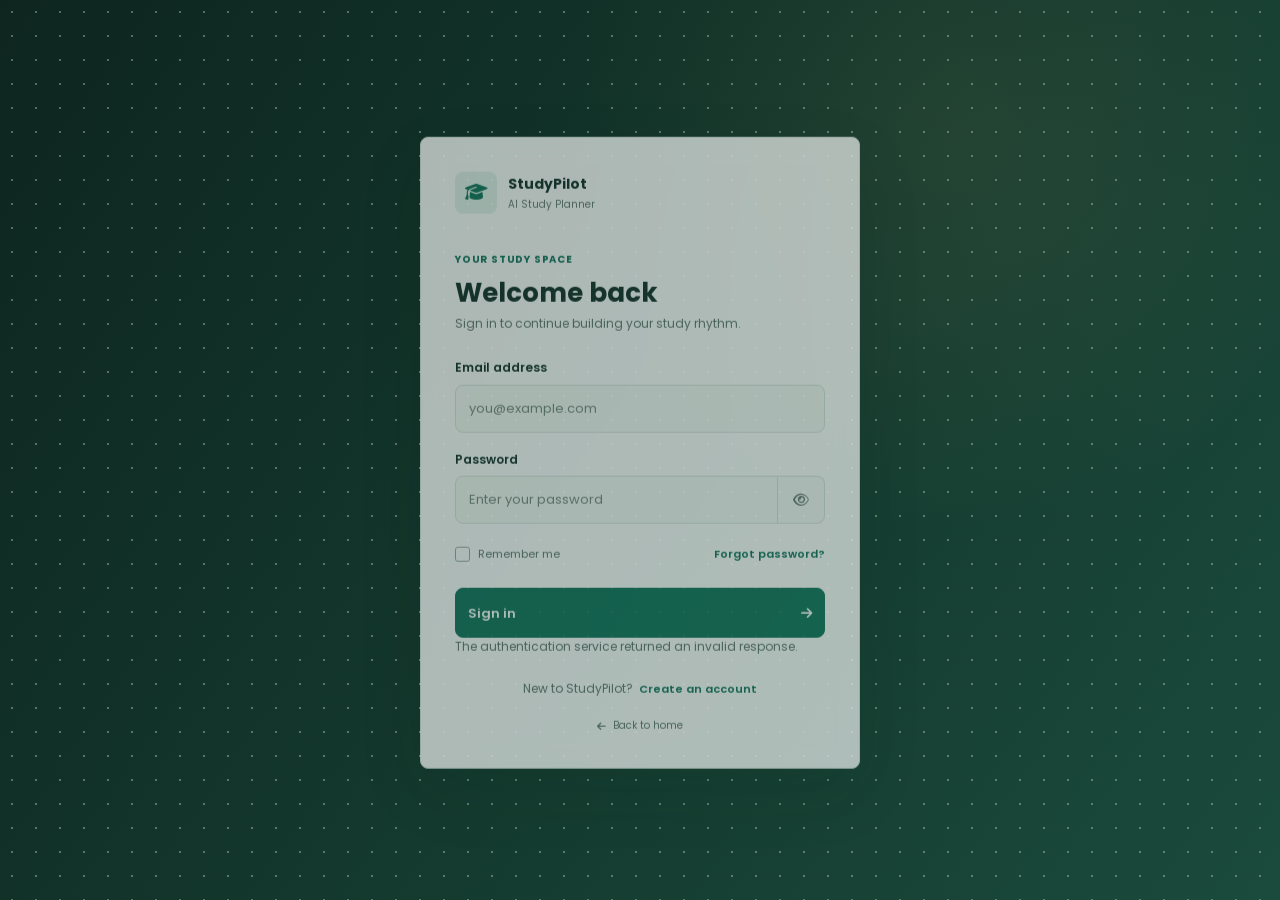
<file: AI-Study-Planner 1/frontend/calendar.html>
<!doctype html>
<html lang="en">
<head>
	<meta charset="utf-8">
	<meta name="viewport" content="width=device-width, initial-scale=1">
	<title>Calendar | StudyPilot</title>
	<link rel="preconnect" href="https://fonts.googleapis.com">
	<link rel="preconnect" href="https://fonts.gstatic.com" crossorigin>
	<link href="https://fonts.googleapis.com/css2?family=Poppins:wght@400;500;600;700&display=swap" rel="stylesheet">
	<link href="https://cdn.jsdelivr.net/npm/bootstrap@5.3.7/dist/css/bootstrap.min.css" rel="stylesheet">
	<link rel="stylesheet" href="https://cdnjs.cloudflare.com/ajax/libs/font-awesome/6.7.2/css/all.min.css">
	<link rel="stylesheet" href="assets/css/workspace.css">
</head>
<body>
<div class="dashboard-layout">
	<aside class="sidebar" aria-label="Primary navigation">
		<div class="sidebar-logo"><div class="metric-icon"><i class="fa-solid fa-graduation-cap"></i></div><div><h2>StudyPilot</h2><span>AI Study Planner</span></div></div>
		<ul class="sidebar-menu">
			<li><a href="dashboard.html"><i class="fa-solid fa-house"></i><span>Dashboard</span></a></li>
			<li><a href="planner.html"><i class="fa-solid fa-wand-magic-sparkles"></i><span>AI Planner</span></a></li>
			<li><a href="subjects.html"><i class="fa-solid fa-book-open"></i><span>Subjects</span></a></li>
			<li><a href="tasks.html"><i class="fa-solid fa-list-check"></i><span>Tasks</span></a></li>
			<li><a href="calendar.html"><i class="fa-solid fa-calendar-days"></i><span>Calendar</span></a></li>
			<li><a href="analytics.html"><i class="fa-solid fa-chart-line"></i><span>Analytics</span></a></li>
			<li><a href="notes.html"><i class="fa-solid fa-note-sticky"></i><span>Notes</span></a></li>
			<li><a href="notifications.html"><i class="fa-regular fa-bell"></i><span>Notifications</span></a></li>
			<li><a href="pomodoro.html"><i class="fa-solid fa-stopwatch"></i><span>Focus timer</span></a></li>
			<li><a href="profile.html"><i class="fa-regular fa-user"></i><span>Profile</span></a></li>
			<li><a href="settings.html"><i class="fa-solid fa-gear"></i><span>Settings</span></a></li>
		</ul>
	</aside>
	<main class="main-content">
		<header class="dashboard-navbar">
			<div class="left-section"><div><h2>Calendar</h2><p>Deadlines and study tasks, laid out by day.</p></div></div>
			<div class="right-section"><button class="icon-btn" id="themeToggle" type="button" aria-label="Switch to dark theme"><i class="fa-solid fa-moon" aria-hidden="true"></i></button><div class="user-profile"><div class="metric-icon"><i class="fa-regular fa-user"></i></div><div><span id="dashboardUser">Student</span><small>Study space</small></div></div></div>
		</header>
		<section class="page-heading"><div><h1>Study calendar</h1><p>Choose a date to see its tasks and upcoming deadlines.</p></div><a class="btn btn-primary" href="tasks.html"><i class="fa-solid fa-plus me-2" aria-hidden="true"></i>Add a task</a></section>
		<div class="app-grid app-grid-2 calendar-layout">
			<section class="glass-card" aria-label="Monthly calendar">
				<div class="calendar-toolbar"><div><h2 id="calendarMonth" class="section-label mb-0">Month</h2><p class="calendar-subtitle" id="calendarSummary"></p></div><div class="d-flex gap-2"><button class="icon-btn" id="previousMonth" type="button" aria-label="Previous month"><i class="fa-solid fa-chevron-left" aria-hidden="true"></i></button><button class="btn btn-outline-secondary" id="todayButton" type="button">Today</button><button class="icon-btn" id="nextMonth" type="button" aria-label="Next month"><i class="fa-solid fa-chevron-right" aria-hidden="true"></i></button></div></div>
				<div class="calendar-grid calendar-weekdays" aria-hidden="true"><span>Sun</span><span>Mon</span><span>Tue</span><span>Wed</span><span>Thu</span><span>Fri</span><span>Sat</span></div>
				<div class="calendar-grid" id="calendarDays" role="grid" aria-labelledby="calendarMonth"></div>
			</section>
			<section class="glass-card" aria-labelledby="dayTasksTitle">
				<div class="calendar-toolbar"><div><h2 class="section-label mb-0" id="dayTasksTitle">Selected day</h2><p class="calendar-subtitle" id="selectedDateLabel"></p></div><span class="badge text-bg-success" id="dayTaskCount">0 tasks</span></div>
				<div id="dayTasks" class="app-grid" aria-live="polite"></div>
			</section>
		</div>
	</main>
</div>
<script src="assets/js/workspace.js"></script>
<script src="assets/js/calendar.js"></script>
</body>
</html>
</file>
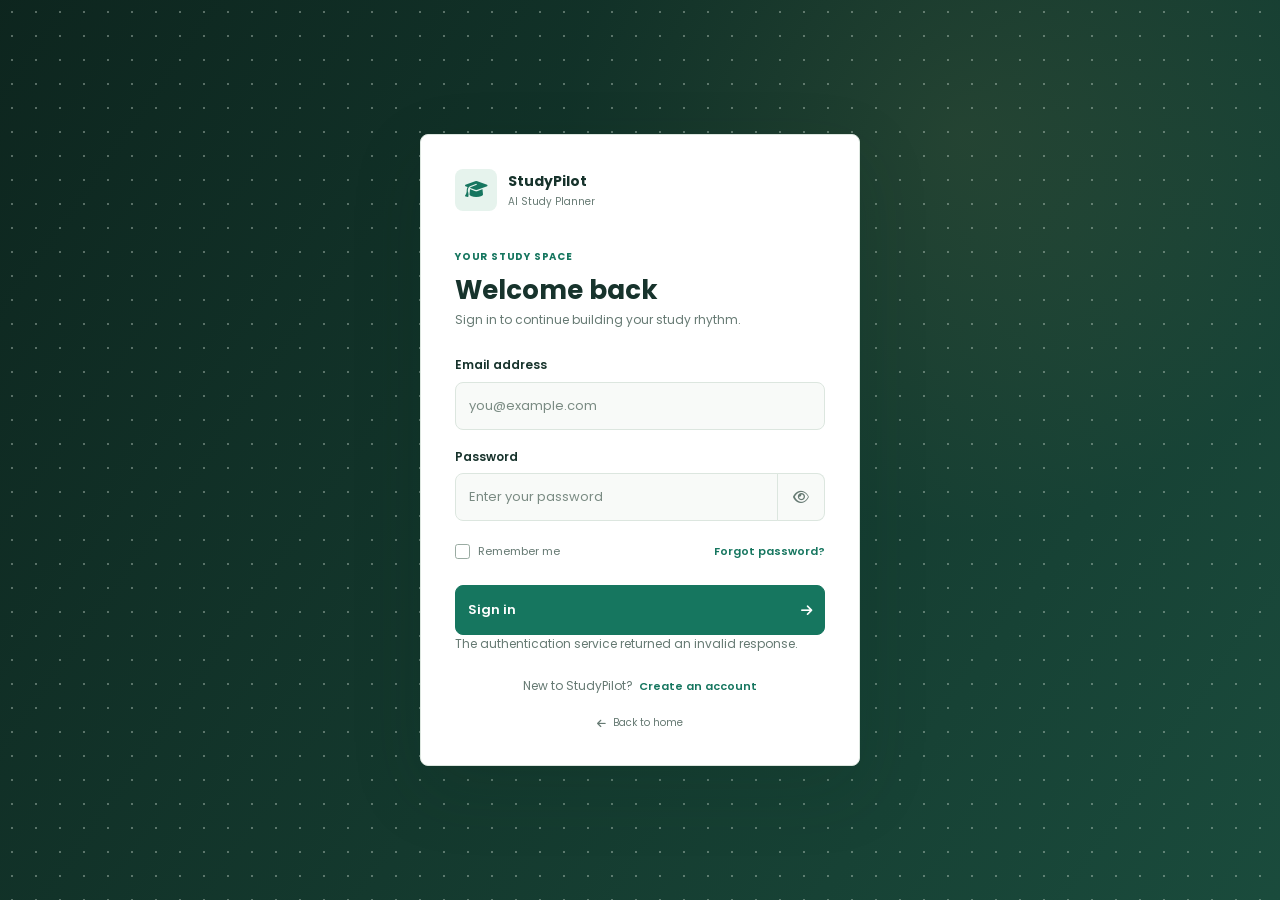
<file: AI-Study-Planner 1/frontend/login.html>
<!doctype html>
<html lang="en">
<head>
    <meta charset="utf-8">
    <meta name="viewport" content="width=device-width, initial-scale=1">
    <meta name="theme-color" content="#17332c">
    <meta name="description" content="Sign in to your Smart AI Study Planner account.">
    <title>Sign In | Smart AI Study Planner</title>
    <link rel="preconnect" href="https://fonts.googleapis.com">
    <link rel="preconnect" href="https://fonts.gstatic.com" crossorigin>
    <link href="https://fonts.googleapis.com/css2?family=Poppins:wght@400;500;600;700&display=swap" rel="stylesheet">
    <link href="https://cdn.jsdelivr.net/npm/bootstrap@5.3.3/dist/css/bootstrap.min.css" rel="stylesheet">
    <link rel="stylesheet" href="https://cdnjs.cloudflare.com/ajax/libs/font-awesome/6.7.2/css/all.min.css">
    <link rel="stylesheet" href="./assets/css/workspace.css">
    <link rel="stylesheet" href="./assets/css/login.css?v=2">
</head>
<body class="auth-page login-page">
    <main class="login-section">
        <section class="login-card" aria-labelledby="loginTitle">
            <a class="login-brand" href="index.html" aria-label="Smart AI Study Planner home">
                <span class="login-brand-mark" aria-hidden="true"><i class="fa-solid fa-graduation-cap"></i></span>
                <span><strong>StudyPilot</strong><small>AI Study Planner</small></span>
            </a>

            <div class="login-heading">
                <span class="login-eyebrow">YOUR STUDY SPACE</span>
                <h1 id="loginTitle">Welcome back</h1>
                <p>Sign in to continue building your study rhythm.</p>
            </div>

            <form id="loginForm" novalidate>
                <div class="login-field">
                    <label class="form-label" for="loginEmail">Email address</label>
                    <input class="form-control" id="loginEmail" name="email" type="email" autocomplete="email" placeholder="you@example.com" aria-describedby="loginEmailError" required>
                    <span class="invalid-feedback" id="loginEmailError" hidden></span>
                </div>

                <div class="login-field">
                    <label class="form-label" for="loginPassword">Password</label>
                    <div class="input-group login-password-group">
                        <input class="form-control" id="loginPassword" name="password" type="password" autocomplete="current-password" placeholder="Enter your password" aria-describedby="loginPasswordError" required>
                        <button class="password-toggle" type="button" id="togglePassword" aria-label="Show password" aria-pressed="false">
                            <i class="fa-regular fa-eye" aria-hidden="true"></i>
                        </button>
                    </div>
                    <span class="invalid-feedback" id="loginPasswordError" hidden></span>
                </div>

                <div class="login-options">
                    <label class="form-check-label remember-option" for="remember">
                        <input class="form-check-input" type="checkbox" id="remember" name="remember">
                        <span>Remember me</span>
                    </label>
                    <a class="login-text-link" href="#forgotPasswordHelp" id="forgotPasswordLink" aria-controls="forgotPasswordHelp" aria-expanded="false">Forgot password?</a>
                </div>
                <p class="forgot-help" id="forgotPasswordHelp" role="status" hidden>Password recovery is not configured in this project yet. Contact your administrator for help.</p>

                <button class="btn btn-primary login-submit" id="loginSubmit" type="submit">
                    <span class="login-spinner spinner-border spinner-border-sm" aria-hidden="true" hidden></span>
                    <span data-submit-label>Sign in</span>
                    <i class="fa-solid fa-arrow-right" aria-hidden="true"></i>
                </button>
                <p class="login-status" id="loginStatus" role="status" aria-live="polite"></p>
            </form>

            <p class="register-prompt">New to StudyPilot? <a href="register.html">Create an account</a></p>
            <a class="back-home" href="index.html"><i class="fa-solid fa-arrow-left" aria-hidden="true"></i> Back to home</a>
        </section>
    </main>
    <script src="./assets/js/auth.js"></script>
    <script src="./assets/js/login.js?v=3"></script>
</body>
</html>
</file>
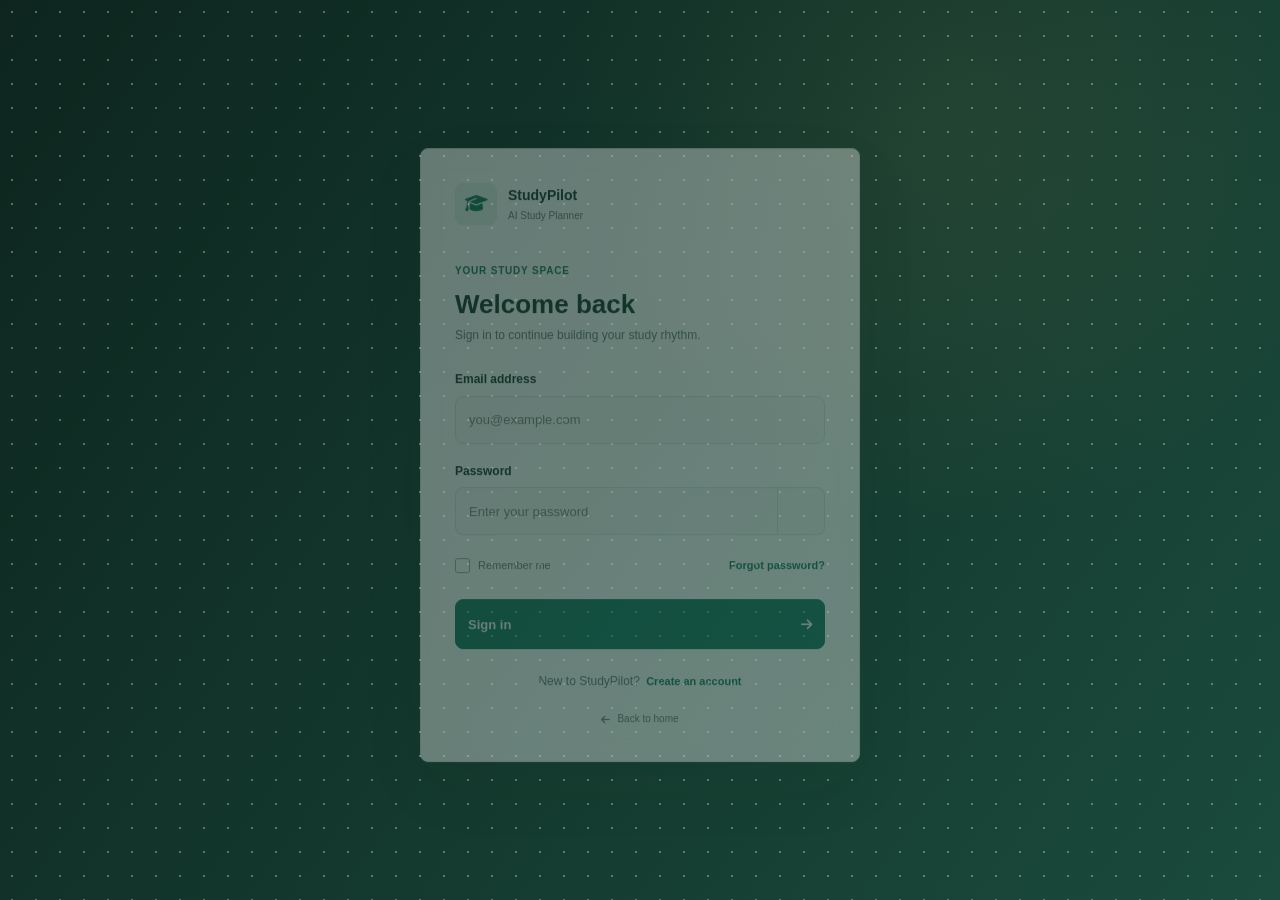
<file: AI-Study-Planner 1/frontend/notes.html>
<!doctype html>
<html lang="en">
<head>
	<meta charset="utf-8">
	<meta name="viewport" content="width=device-width, initial-scale=1">
	<title>Notes | StudyPilot</title>
	<link rel="preconnect" href="https://fonts.googleapis.com">
	<link rel="preconnect" href="https://fonts.gstatic.com" crossorigin>
	<link href="https://fonts.googleapis.com/css2?family=Poppins:wght@400;500;600;700&display=swap" rel="stylesheet">
	<link href="https://cdn.jsdelivr.net/npm/bootstrap@5.3.7/dist/css/bootstrap.min.css" rel="stylesheet">
	<link rel="stylesheet" href="https://cdnjs.cloudflare.com/ajax/libs/font-awesome/6.7.2/css/all.min.css">
	<link rel="stylesheet" href="assets/css/workspace.css">
</head>
<body>
<div class="dashboard-layout">
	<aside class="sidebar" aria-label="Primary navigation">
		<div class="sidebar-logo"><div class="metric-icon"><i class="fa-solid fa-graduation-cap"></i></div><div><h2>StudyPilot</h2><span>AI Study Planner</span></div></div>
		<ul class="sidebar-menu">
			<li><a href="dashboard.html"><i class="fa-solid fa-house"></i><span>Dashboard</span></a></li>
			<li><a href="planner.html"><i class="fa-solid fa-wand-magic-sparkles"></i><span>AI Planner</span></a></li>
			<li><a href="subjects.html"><i class="fa-solid fa-book-open"></i><span>Subjects</span></a></li>
			<li><a href="tasks.html"><i class="fa-solid fa-list-check"></i><span>Tasks</span></a></li>
			<li><a href="calendar.html"><i class="fa-solid fa-calendar-days"></i><span>Calendar</span></a></li>
			<li><a href="analytics.html"><i class="fa-solid fa-chart-line"></i><span>Analytics</span></a></li>
			<li><a href="notes.html"><i class="fa-solid fa-note-sticky"></i><span>Notes</span></a></li>
			<li><a href="notifications.html"><i class="fa-regular fa-bell"></i><span>Notifications</span></a></li>
			<li><a href="pomodoro.html"><i class="fa-solid fa-stopwatch"></i><span>Focus timer</span></a></li>
			<li><a href="profile.html"><i class="fa-regular fa-user"></i><span>Profile</span></a></li>
			<li><a href="settings.html"><i class="fa-solid fa-gear"></i><span>Settings</span></a></li>
		</ul>
	</aside>
	<main class="main-content">
		<header class="dashboard-navbar">
			<div class="left-section"><div><h2>Notes</h2><p>A calm place for the details worth remembering.</p></div></div>
			<div class="right-section"><button class="icon-btn" id="themeToggle" type="button" aria-label="Switch to dark theme"><i class="fa-solid fa-moon" aria-hidden="true"></i></button><div class="user-profile"><div class="metric-icon"><i class="fa-regular fa-user"></i></div><div><span id="dashboardUser">Student</span><small>Study space</small></div></div></div>
		</header>
		<section class="page-heading"><div><h1>Study notes</h1><p>Capture a concept, a question, or the next thing to review.</p></div><span class="badge text-bg-success" id="notesCount">0 notes</span></section>
		<div class="app-grid app-grid-2" style="align-items:start">
			<section class="glass-card" aria-labelledby="noteFormTitle">
				<h2 class="section-label" id="noteFormTitle"><i class="fa-solid fa-pen-to-square me-2" aria-hidden="true"></i>Write a note</h2>
				<form id="noteForm" novalidate>
					<input type="hidden" id="noteId">
					<div class="mb-3"><label class="form-label" for="noteTitle">Title</label><input class="form-control" id="noteTitle" maxlength="90" placeholder="A clear title helps later" required></div>
					<div class="mb-3"><label class="form-label" for="noteSubject">Subject</label><input class="form-control" id="noteSubject" maxlength="60" placeholder="Optional subject"></div>
					<div class="mb-3"><label class="form-label" for="noteBody">Note</label><textarea class="form-control" id="noteBody" rows="8" maxlength="3000" placeholder="Write a useful summary or reminder..." required></textarea><div class="text-end mt-1"><small class="text-secondary"><span id="noteLength">0</span>/3000</small></div></div>
					<div class="d-flex flex-wrap gap-2"><button class="btn btn-primary" type="submit" id="noteSubmit"><i class="fa-solid fa-floppy-disk me-2" aria-hidden="true"></i>Save note</button><button class="btn btn-outline-secondary d-none" type="button" id="noteCancelEdit">Cancel edit</button></div>
				</form>
			</section>
			<section class="glass-card" aria-labelledby="noteListTitle">
				<div class="d-flex flex-wrap align-items-center justify-content-between gap-3 mb-3"><h2 class="section-label mb-0" id="noteListTitle">Your library</h2><div class="search-box"><i class="fa-solid fa-magnifying-glass" aria-hidden="true"></i><input id="noteSearch" type="search" aria-label="Search notes" placeholder="Search notes"></div></div>
				<div id="notesList" class="notes-list" aria-live="polite"></div>
			</section>
		</div>
	</main>
</div>
<script src="assets/js/workspace.js"></script>
<script src="assets/js/notes.js"></script>
</body>
</html>
</file>
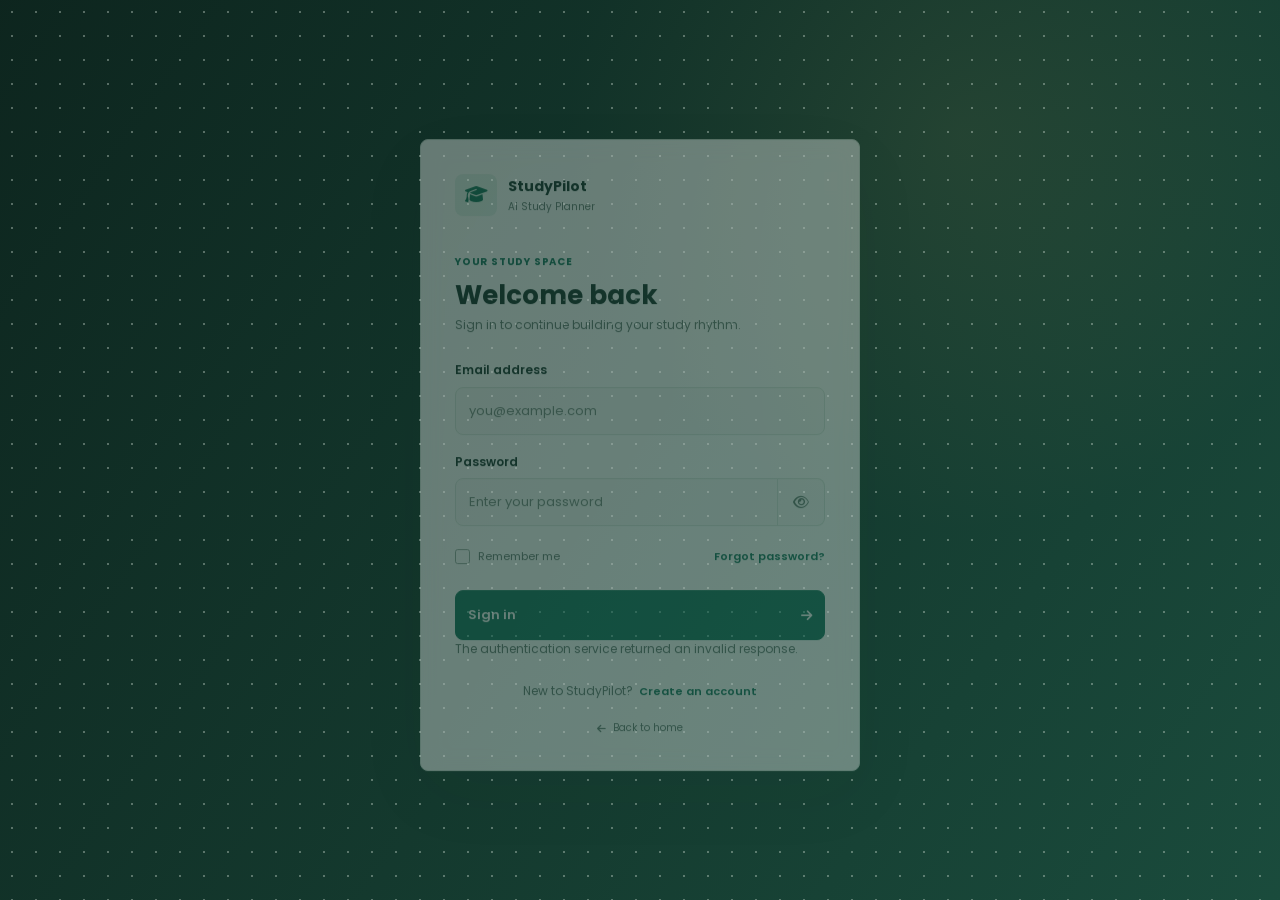
<file: AI-Study-Planner 1/frontend/notifications.html>
<!doctype html>
<html lang="en">
<head>
	<meta charset="utf-8">
	<meta name="viewport" content="width=device-width, initial-scale=1">
	<title>Notifications | StudyPilot</title>
	<link rel="preconnect" href="https://fonts.googleapis.com">
	<link rel="preconnect" href="https://fonts.gstatic.com" crossorigin>
	<link href="https://fonts.googleapis.com/css2?family=Poppins:wght@400;500;600;700&display=swap" rel="stylesheet">
	<link href="https://cdn.jsdelivr.net/npm/bootstrap@5.3.7/dist/css/bootstrap.min.css" rel="stylesheet">
	<link rel="stylesheet" href="https://cdnjs.cloudflare.com/ajax/libs/font-awesome/6.7.2/css/all.min.css">
	<link rel="stylesheet" href="assets/css/workspace.css">
</head>
<body>
<div class="dashboard-layout">
	<aside class="sidebar" aria-label="Primary navigation">
		<div class="sidebar-logo"><div class="metric-icon"><i class="fa-solid fa-graduation-cap"></i></div><div><h2>StudyPilot</h2><span>AI Study Planner</span></div></div>
		<ul class="sidebar-menu">
			<li><a href="dashboard.html"><i class="fa-solid fa-house"></i><span>Dashboard</span></a></li>
			<li><a href="planner.html"><i class="fa-solid fa-wand-magic-sparkles"></i><span>AI Planner</span></a></li>
			<li><a href="subjects.html"><i class="fa-solid fa-book-open"></i><span>Subjects</span></a></li>
			<li><a href="tasks.html"><i class="fa-solid fa-list-check"></i><span>Tasks</span></a></li>
			<li><a href="calendar.html"><i class="fa-solid fa-calendar-days"></i><span>Calendar</span></a></li>
			<li><a href="analytics.html"><i class="fa-solid fa-chart-line"></i><span>Analytics</span></a></li>
			<li><a href="notes.html"><i class="fa-solid fa-note-sticky"></i><span>Notes</span></a></li>
			<li><a href="notifications.html"><i class="fa-regular fa-bell"></i><span>Notifications</span></a></li>
			<li><a href="pomodoro.html"><i class="fa-solid fa-stopwatch"></i><span>Focus timer</span></a></li>
			<li><a href="profile.html"><i class="fa-regular fa-user"></i><span>Profile</span></a></li>
			<li><a href="settings.html"><i class="fa-solid fa-gear"></i><span>Settings</span></a></li>
		</ul>
	</aside>
	<main class="main-content">
		<header class="dashboard-navbar">
			<div class="left-section"><div><h2>Notifications</h2><p>Keep up with the work you have planned.</p></div></div>
			<div class="right-section"><button class="icon-btn" id="themeToggle" type="button" aria-label="Switch to dark theme"><i class="fa-solid fa-moon" aria-hidden="true"></i></button><div class="user-profile"><div class="metric-icon"><i class="fa-regular fa-user"></i></div><div><span id="dashboardUser">Student</span><small>Study space</small></div></div></div>
		</header>
		<section class="page-heading"><div><h1>Updates</h1><p>Due dates and completed work from your task list.</p></div><button class="btn btn-outline-primary" id="markAllRead" type="button"><i class="fa-solid fa-check-double me-2" aria-hidden="true"></i>Mark all read</button></section>
		<section class="glass-card mb-4" aria-labelledby="notificationPrefsTitle">
			<div class="d-flex align-items-center justify-content-between gap-3"><div><h2 class="section-label mb-1" id="notificationPrefsTitle">What appears here</h2><p class="calendar-subtitle mb-0">Choose which task updates to include.</p></div><button class="btn btn-sm btn-outline-secondary" id="saveNotificationPrefs" type="button">Save preferences</button></div>
			<div class="notification-preferences mt-3">
				<label class="form-check"><input class="form-check-input" id="duePreference" type="checkbox"><span class="form-check-label">Upcoming and overdue tasks</span></label>
				<label class="form-check"><input class="form-check-input" id="completedPreference" type="checkbox"><span class="form-check-label">Completed tasks</span></label>
			</div>
		</section>
		<section class="glass-card" aria-labelledby="notificationListTitle">
			<div class="d-flex flex-wrap align-items-center justify-content-between gap-3 mb-3"><h2 class="section-label mb-0" id="notificationListTitle">Recent updates</h2><span class="badge text-bg-success" id="unreadCount">0 unread</span></div>
			<div class="d-flex flex-wrap align-items-center justify-content-between gap-3 mb-3">
				<div class="btn-group btn-group-sm" role="group" aria-label="Filter notifications">
					<button class="btn btn-outline-secondary notification-filter" type="button" data-filter="all" aria-pressed="true">All</button>
					<button class="btn btn-outline-secondary notification-filter" type="button" data-filter="unread" aria-pressed="false">Unread</button>
					<button class="btn btn-outline-secondary notification-filter" type="button" data-filter="due" aria-pressed="false">Due</button>
					<button class="btn btn-outline-secondary notification-filter" type="button" data-filter="completed" aria-pressed="false">Completed</button>
				</div>
				<label class="visually-hidden" for="notificationSearch">Search updates</label><input class="form-control" id="notificationSearch" type="search" placeholder="Search updates" style="max-width:20rem">
			</div>
			<div class="app-grid" id="notificationList" aria-live="polite"></div>
		</section>
	</main>
</div>
<script src="assets/js/workspace.js"></script>
<script src="assets/js/notifications.js"></script>
</body>
</html>
</file>
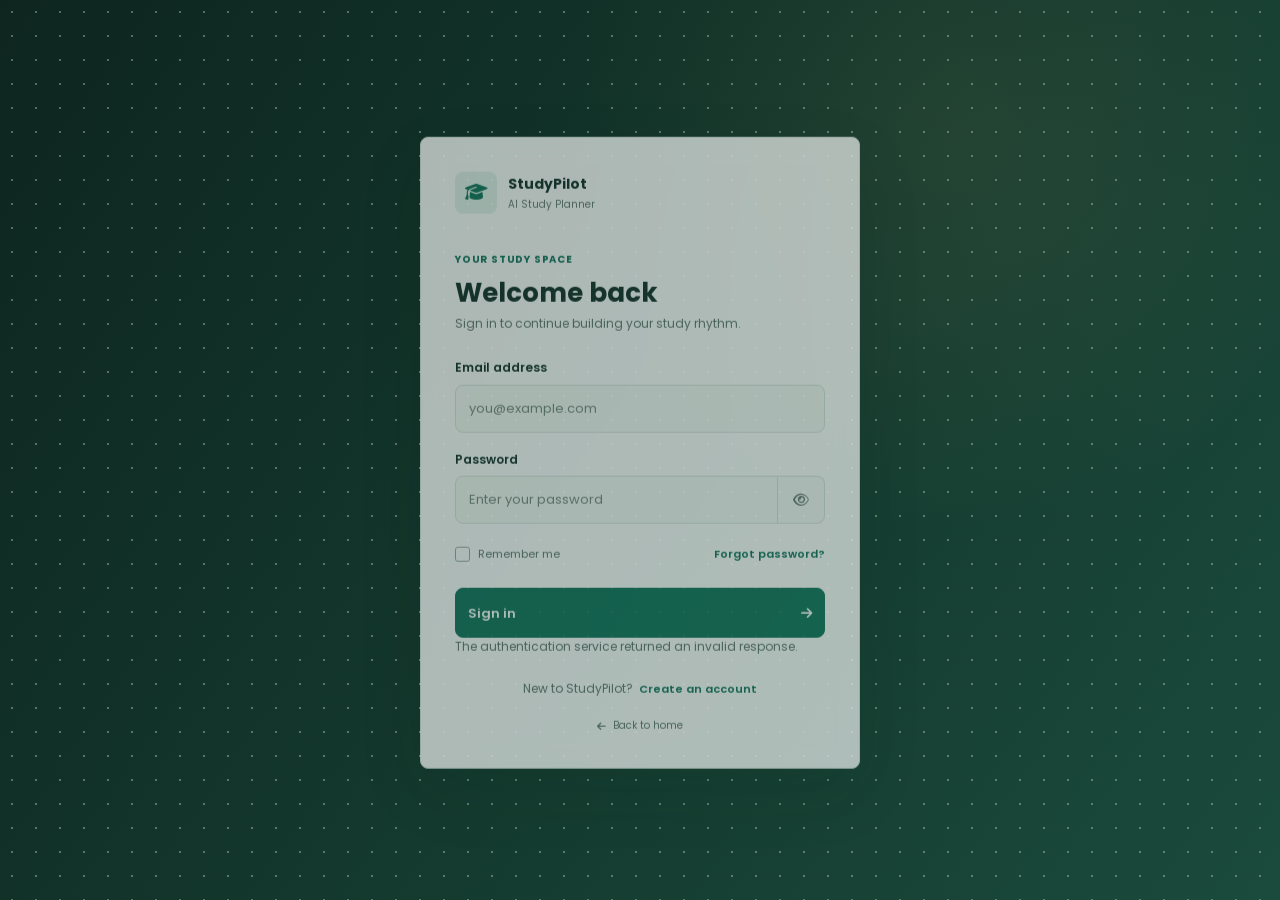
<file: AI-Study-Planner 1/frontend/pomodoro.html>
<!doctype html>
<html lang="en">
<head>
	<meta charset="utf-8">
	<meta name="viewport" content="width=device-width, initial-scale=1">
	<title>Focus Timer | StudyPilot</title>
	<link rel="preconnect" href="https://fonts.googleapis.com">
	<link rel="preconnect" href="https://fonts.gstatic.com" crossorigin>
	<link href="https://fonts.googleapis.com/css2?family=Poppins:wght@400;500;600;700&display=swap" rel="stylesheet">
	<link href="https://cdn.jsdelivr.net/npm/bootstrap@5.3.7/dist/css/bootstrap.min.css" rel="stylesheet">
	<link rel="stylesheet" href="https://cdnjs.cloudflare.com/ajax/libs/font-awesome/6.7.2/css/all.min.css">
	<link rel="stylesheet" href="assets/css/workspace.css">
</head>
<body>
<div class="dashboard-layout">
	<aside class="sidebar" aria-label="Primary navigation">
		<div class="sidebar-logo"><div class="metric-icon"><i class="fa-solid fa-graduation-cap"></i></div><div><h2>StudyPilot</h2><span>AI Study Planner</span></div></div>
		<ul class="sidebar-menu">
			<li><a href="dashboard.html"><i class="fa-solid fa-house"></i><span>Dashboard</span></a></li>
			<li><a href="planner.html"><i class="fa-solid fa-wand-magic-sparkles"></i><span>AI Planner</span></a></li>
			<li><a href="subjects.html"><i class="fa-solid fa-book-open"></i><span>Subjects</span></a></li>
			<li><a href="tasks.html"><i class="fa-solid fa-list-check"></i><span>Tasks</span></a></li>
			<li><a href="calendar.html"><i class="fa-solid fa-calendar-days"></i><span>Calendar</span></a></li>
			<li><a href="analytics.html"><i class="fa-solid fa-chart-line"></i><span>Analytics</span></a></li>
			<li><a href="notes.html"><i class="fa-solid fa-note-sticky"></i><span>Notes</span></a></li>
			<li><a href="notifications.html"><i class="fa-regular fa-bell"></i><span>Notifications</span></a></li>
			<li><a href="pomodoro.html"><i class="fa-solid fa-stopwatch"></i><span>Focus timer</span></a></li>
			<li><a href="profile.html"><i class="fa-regular fa-user"></i><span>Profile</span></a></li>
			<li><a href="settings.html"><i class="fa-solid fa-gear"></i><span>Settings</span></a></li>
		</ul>
	</aside>
	<main class="main-content">
		<header class="dashboard-navbar">
			<div class="left-section"><div><h2>Focus timer</h2><p>Work in a focused block, then take a real break.</p></div></div>
			<div class="right-section"><button class="icon-btn" id="themeToggle" type="button" aria-label="Switch to dark theme"><i class="fa-solid fa-moon" aria-hidden="true"></i></button><div class="user-profile"><div class="metric-icon"><i class="fa-regular fa-user"></i></div><div><span id="dashboardUser">Student</span><small>Study space</small></div></div></div>
		</header>
		<section class="page-heading"><div><h1>One thing at a time</h1><p>Choose a session length and give the current task your attention.</p></div><a class="btn btn-outline-primary" href="analytics.html"><i class="fa-solid fa-chart-simple me-2" aria-hidden="true"></i>View progress</a></section>
		<div class="app-grid app-grid-2 focus-layout">
			<section class="glass-card focus-panel" aria-labelledby="focusTitle">
				<h2 class="section-label text-center" id="focusTitle">Focus session</h2>
				<div class="timer-modes" role="group" aria-label="Timer mode">
					<button class="timer-mode is-active" type="button" data-mode="focus" aria-pressed="true">Focus</button>
					<button class="timer-mode" type="button" data-mode="short" aria-pressed="false">Short break</button>
					<button class="timer-mode" type="button" data-mode="long" aria-pressed="false">Long break</button>
				</div>
				<div class="timer-face" id="timerFace"><span id="timerDisplay" role="timer" aria-label="25 minutes remaining">25:00</span><small id="timerCaption">Ready when you are</small></div>
				<div class="focus-controls"><button class="btn btn-primary" id="startTimer" type="button"><i class="fa-solid fa-play me-2" aria-hidden="true"></i>Start</button><button class="btn btn-outline-secondary" id="pauseTimer" type="button" disabled><i class="fa-solid fa-pause me-2" aria-hidden="true"></i>Pause</button><button class="icon-btn" id="resetTimer" type="button" aria-label="Reset timer"><i class="fa-solid fa-rotate-left" aria-hidden="true"></i></button></div>
				<p class="focus-status" id="timerStatus" aria-live="polite">A small, steady block is enough to begin.</p>
			</section>
			<aside class="glass-card focus-summary" aria-labelledby="focusSummaryTitle">
				<span class="metric-icon"><i class="fa-solid fa-seedling" aria-hidden="true"></i></span>
				<h2 class="section-label mt-3" id="focusSummaryTitle">Today’s focus</h2>
				<p class="calendar-subtitle">A session is counted when a focus timer reaches zero.</p>
				<div class="focus-total"><strong id="todayFocusMinutes">0</strong><span>minutes recorded today</span></div>
				<a href="tasks.html" class="btn btn-outline-primary mt-3">Choose a task</a>
			</aside>
		</div>
	</main>
</div>
<script src="assets/js/workspace.js"></script>
<script src="assets/js/pomodoro.js"></script>
</body>
</html>
</file>
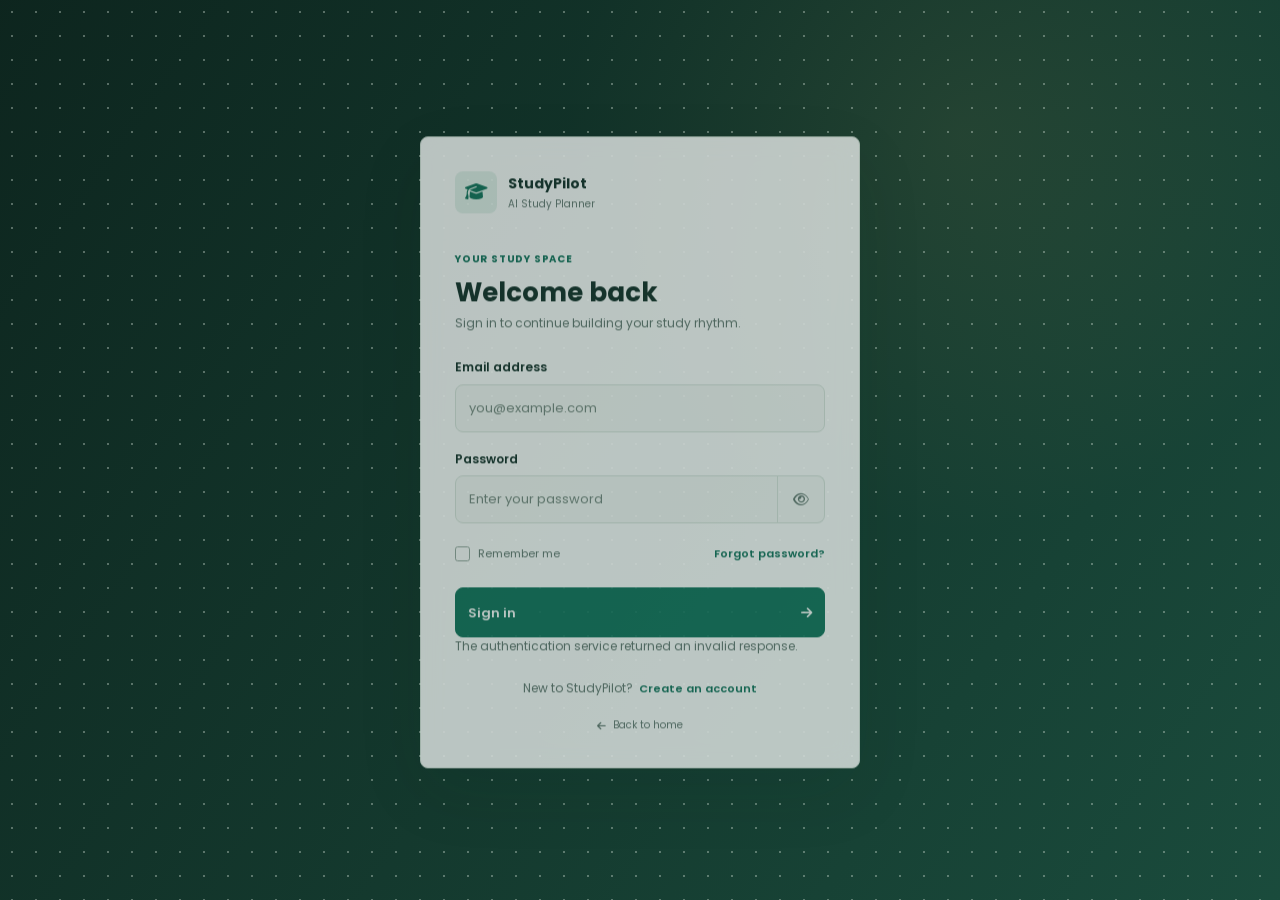
<file: AI-Study-Planner 1/frontend/profile.html>
<!doctype html>
<html lang="en">
<head>
	<meta charset="utf-8">
	<meta name="viewport" content="width=device-width, initial-scale=1">
	<title>Profile | StudyPilot</title>
	<link rel="preconnect" href="https://fonts.googleapis.com">
	<link rel="preconnect" href="https://fonts.gstatic.com" crossorigin>
	<link href="https://fonts.googleapis.com/css2?family=Poppins:wght@400;500;600;700&display=swap" rel="stylesheet">
	<link href="https://cdn.jsdelivr.net/npm/bootstrap@5.3.7/dist/css/bootstrap.min.css" rel="stylesheet">
	<link rel="stylesheet" href="https://cdnjs.cloudflare.com/ajax/libs/font-awesome/6.7.2/css/all.min.css">
	<link rel="stylesheet" href="assets/css/workspace.css">
</head>
<body>
<div class="dashboard-layout">
	<aside class="sidebar" aria-label="Primary navigation">
		<div class="sidebar-logo"><div class="metric-icon"><i class="fa-solid fa-graduation-cap"></i></div><div><h2>StudyPilot</h2><span>AI Study Planner</span></div></div>
		<ul class="sidebar-menu">
			<li><a href="dashboard.html"><i class="fa-solid fa-house"></i><span>Dashboard</span></a></li>
			<li><a href="planner.html"><i class="fa-solid fa-wand-magic-sparkles"></i><span>AI Planner</span></a></li>
			<li><a href="subjects.html"><i class="fa-solid fa-book-open"></i><span>Subjects</span></a></li>
			<li><a href="tasks.html"><i class="fa-solid fa-list-check"></i><span>Tasks</span></a></li>
			<li><a href="calendar.html"><i class="fa-solid fa-calendar-days"></i><span>Calendar</span></a></li>
			<li><a href="analytics.html"><i class="fa-solid fa-chart-line"></i><span>Analytics</span></a></li>
			<li><a href="notes.html"><i class="fa-solid fa-note-sticky"></i><span>Notes</span></a></li>
			<li><a href="notifications.html"><i class="fa-regular fa-bell"></i><span>Notifications</span></a></li>
			<li><a href="pomodoro.html"><i class="fa-solid fa-stopwatch"></i><span>Focus timer</span></a></li>
			<li><a href="profile.html"><i class="fa-regular fa-user"></i><span>Profile</span></a></li>
			<li><a href="settings.html"><i class="fa-solid fa-gear"></i><span>Settings</span></a></li>
		</ul>
	</aside>
	<main class="main-content">
		<header class="dashboard-navbar">
			<div class="left-section"><div><h2>Profile</h2><p>Personalize the details shown in your study space.</p></div></div>
			<div class="right-section"><button class="icon-btn" id="themeToggle" type="button" aria-label="Switch to dark theme"><i class="fa-solid fa-moon" aria-hidden="true"></i></button><div class="user-profile"><div class="metric-icon"><i class="fa-regular fa-user"></i></div><div><span id="dashboardUser">Student</span><small>Study space</small></div></div></div>
		</header>
		<section class="page-heading"><div><h1>Your profile</h1><p>Profile preferences are saved in this browser.</p></div></section>
		<div class="app-grid app-grid-2 profile-layout">
			<section class="glass-card" aria-labelledby="profileFormTitle">
				<h2 class="section-label" id="profileFormTitle">Study profile</h2>
				<form id="profileForm" novalidate>
					<div class="mb-3"><label class="form-label" for="profileName">Display name</label><input class="form-control" id="profileName" maxlength="80" autocomplete="name" required></div>
					<div class="mb-3"><label class="form-label" for="profileEmail">Email</label><input class="form-control" id="profileEmail" type="email" readonly aria-describedby="profileEmailHint"><div class="form-text" id="profileEmailHint">Account details are managed by your sign-in provider.</div></div>
					<div class="mb-3"><label class="form-label" for="studyProgram">Program or area of study</label><input class="form-control" id="studyProgram" maxlength="100" placeholder="e.g. Computer science"></div>
					<div class="mb-4"><label class="form-label" for="weeklyGoal">Weekly study goal <span class="text-secondary">(hours)</span></label><input class="form-control" id="weeklyGoal" type="number" min="1" max="80" step="1" required></div>
					<button class="btn btn-primary" type="submit"><i class="fa-solid fa-floppy-disk me-2" aria-hidden="true"></i>Save profile</button>
				</form>
			</section>
			<aside class="glass-card profile-overview">
				<span class="metric-icon"><i class="fa-solid fa-user-graduate" aria-hidden="true"></i></span>
				<h2 class="section-label mt-3">Your study space</h2>
				<p class="calendar-subtitle">A few details help make your planner feel like yours.</p>
				<div class="profile-overview-row"><span>Subjects</span><strong id="profileSubjects">0</strong></div>
				<div class="profile-overview-row"><span>Open tasks</span><strong id="profileTasks">0</strong></div>
				<div class="profile-overview-row"><span>Saved notes</span><strong id="profileNotes">0</strong></div>
				<a class="btn btn-outline-primary mt-3" href="settings.html">Manage preferences</a>
			</aside>
		</div>
	</main>
</div>
<script src="assets/js/workspace.js"></script>
<script src="assets/js/profile.js"></script>
</body>
</html>
</file>
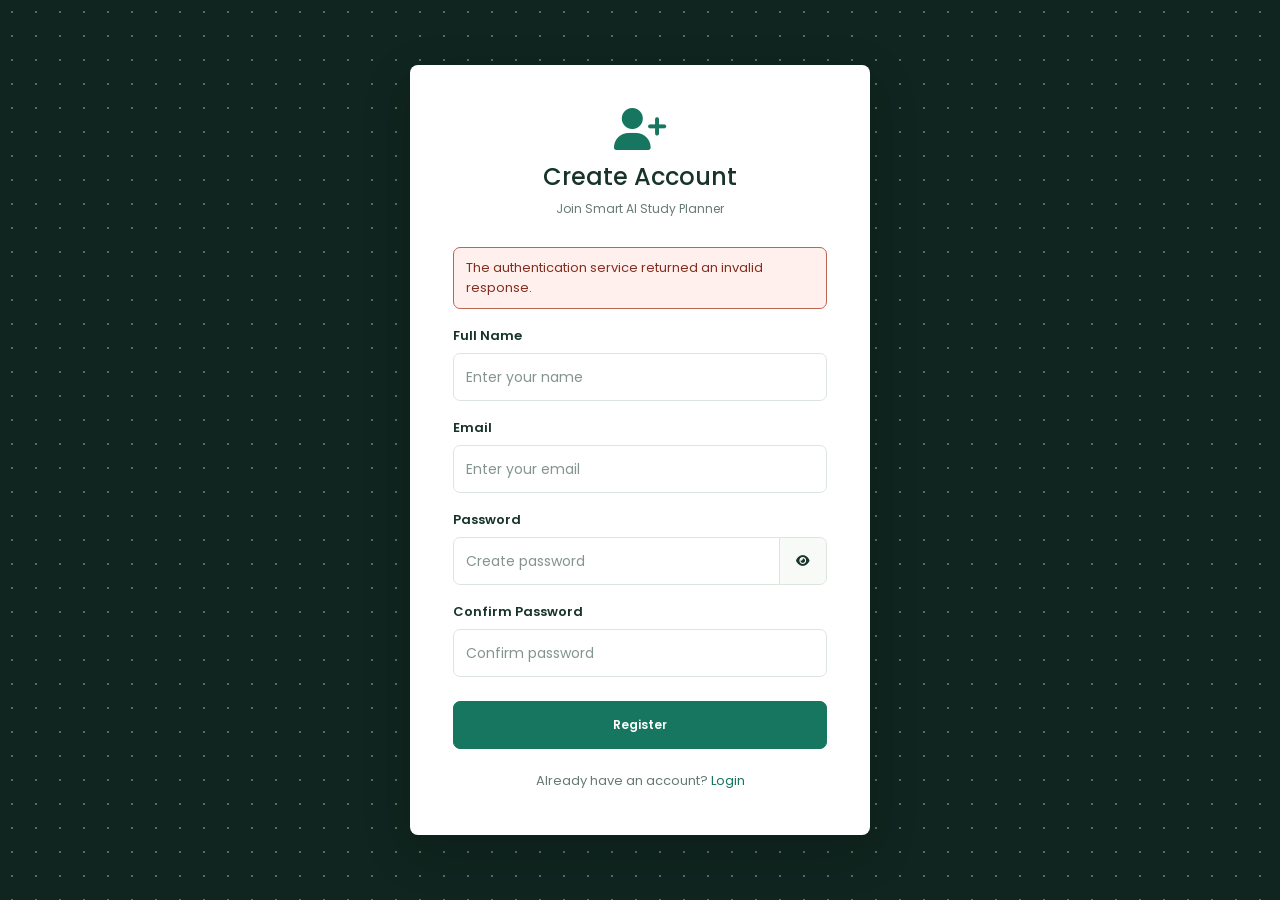
<file: AI-Study-Planner 1/frontend/register.html>
<!DOCTYPE html>
<html lang="en">

<head>

    <meta charset="UTF-8">
    <meta name="viewport" content="width=device-width, initial-scale=1.0">

    <title>Register | Smart AI Study Planner</title>

    <link href="https://cdn.jsdelivr.net/npm/bootstrap@5.3.3/dist/css/bootstrap.min.css" rel="stylesheet">

    <link rel="stylesheet"
        href="https://cdnjs.cloudflare.com/ajax/libs/font-awesome/6.7.2/css/all.min.css">

    <link href="https://fonts.googleapis.com/css2?family=Poppins:wght@300;400;500;600;700&display=swap"
        rel="stylesheet">

    <link rel="stylesheet" href="./assets/css/register.css?v=2">

    <link rel="stylesheet" href="./assets/css/workspace.css?v=2">

</head>

<body class="auth-page">

<section class="register-section">

    <div class="container">

        <div class="row justify-content-center align-items-center min-vh-100">

            <div class="col-12 register-column">

                <div class="register-card shadow-lg">

                    <div class="text-center mb-4">

                        <i class="fa-solid fa-user-plus register-icon"></i>

                        <h2>Create Account</h2>

                        <p class="text-muted">
                            Join Smart AI Study Planner
                        </p>

                    </div>

                    <form id="registerForm" novalidate>

                        <div class="register-form-status" id="registerStatus" role="alert" aria-live="polite"></div>

                        <div class="mb-3">

                            <label class="form-label" for="fullName">Full Name</label>

                            <input
                                type="text"
                                class="form-control"
                                id="fullName"
                                autocomplete="name"
                                placeholder="Enter your name"
                                minlength="2"
                                maxlength="100"
                                required>

                        </div>

                        <div class="mb-3">

                            <label class="form-label" for="email">Email</label>

                            <input
                                type="email"
                                class="form-control"
                                id="email"
                                autocomplete="email"
                                placeholder="Enter your email"
                                maxlength="254"
                                required>

                        </div>

                        <div class="mb-3">

                            <label class="form-label" for="password">Password</label>

                            <div class="input-group">

                                <input
                                    type="password"
                                    class="form-control"
                                    id="password"
                                    minlength="8"
                                    autocomplete="new-password"
                                    placeholder="Create password"
                                    required>

                                <button
                                    class="btn btn-outline-secondary"
                                    type="button"
                                    id="togglePassword"
                                    aria-label="Show password"
                                    aria-pressed="false">

                                    <i class="fa-solid fa-eye"></i>

                                </button>

                            </div>

                        </div>

                        <div class="mb-4">

                            <label class="form-label" for="confirmPassword">Confirm Password</label>

                            <input
                                type="password"
                                class="form-control"
                                id="confirmPassword"
                                minlength="8"
                                autocomplete="new-password"
                                placeholder="Confirm password"
                                required>

                        </div>

                        <button
                            id="registerSubmit"
                            type="submit"
                            class="btn btn-primary w-100">

                            Register

                        </button>
                    </form>

                    <div class="text-center mt-4">

                        Already have an account?

                        <a href="login.html">

                            Login

                        </a>

                    </div>

                </div>

            </div>

        </div>

    </div>

</section>

<script src="./assets/js/auth.js"></script>
<script src="./assets/js/register.js?v=2"></script>
<script src="https://cdn.jsdelivr.net/npm/bootstrap@5.3.3/dist/js/bootstrap.bundle.min.js"></script>

</body>

</html>
</file>
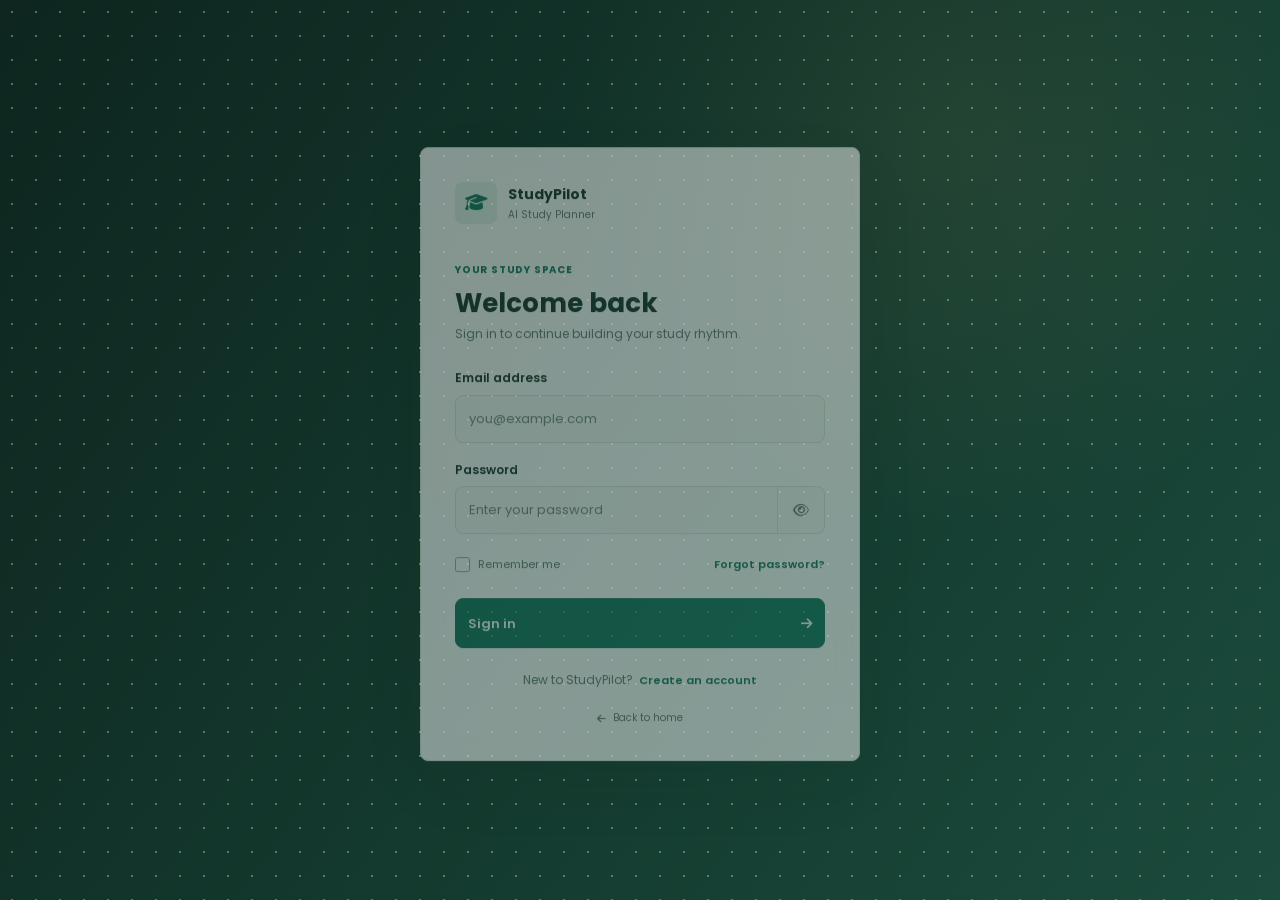
<file: AI-Study-Planner 1/frontend/settings.html>
<!doctype html>
<html lang="en">
<head>
    <meta charset="utf-8">
    <meta name="viewport" content="width=device-width, initial-scale=1">
    <title>Settings | StudyPilot</title>
    <link rel="preconnect" href="https://fonts.googleapis.com">
    <link rel="preconnect" href="https://fonts.gstatic.com" crossorigin>
    <link href="https://fonts.googleapis.com/css2?family=Poppins:wght@400;500;600;700&display=swap" rel="stylesheet">
    <link href="https://cdn.jsdelivr.net/npm/bootstrap@5.3.7/dist/css/bootstrap.min.css" rel="stylesheet">
    <link rel="stylesheet" href="https://cdnjs.cloudflare.com/ajax/libs/font-awesome/6.7.2/css/all.min.css">
    <link rel="stylesheet" href="assets/css/workspace.css">
</head>
<body>
<div class="dashboard-layout">
    <aside class="sidebar" aria-label="Primary navigation">
        <div class="sidebar-logo"><div class="metric-icon"><i class="fa-solid fa-graduation-cap"></i></div><div><h2>StudyPilot</h2><span>AI Study Planner</span></div></div>
        <ul class="sidebar-menu">
            <li><a href="dashboard.html"><i class="fa-solid fa-house"></i><span>Dashboard</span></a></li>
            <li><a href="planner.html"><i class="fa-solid fa-wand-magic-sparkles"></i><span>AI Planner</span></a></li>
            <li><a href="subjects.html"><i class="fa-solid fa-book-open"></i><span>Subjects</span></a></li>
            <li><a href="tasks.html"><i class="fa-solid fa-list-check"></i><span>Tasks</span></a></li>
            <li><a href="calendar.html"><i class="fa-solid fa-calendar-days"></i><span>Calendar</span></a></li>
            <li><a href="analytics.html"><i class="fa-solid fa-chart-line"></i><span>Analytics</span></a></li>
            <li><a href="notes.html"><i class="fa-solid fa-note-sticky"></i><span>Notes</span></a></li>
            <li><a href="notifications.html"><i class="fa-regular fa-bell"></i><span>Notifications</span></a></li>
            <li><a href="pomodoro.html"><i class="fa-solid fa-stopwatch"></i><span>Focus timer</span></a></li>
            <li><a href="profile.html"><i class="fa-regular fa-user"></i><span>Profile</span></a></li>
            <li><a href="settings.html"><i class="fa-solid fa-gear"></i><span>Settings</span></a></li>
        </ul>
    </aside>
    <main class="main-content">
        <header class="dashboard-navbar">
            <div class="left-section"><div><h2>Settings</h2><p>Set a comfortable rhythm for your workspace.</p></div></div>
            <div class="right-section"><button class="icon-btn" id="themeToggle" type="button" aria-label="Switch to dark theme"><i class="fa-solid fa-moon" aria-hidden="true"></i></button><div class="user-profile"><div class="metric-icon"><i class="fa-regular fa-user"></i></div><div><span id="dashboardUser">Student</span><small>Study space</small></div></div></div>
        </header>
        <section class="page-heading"><div><h1>Workspace preferences</h1><p>These settings are stored in this browser.</p></div></section>
        <section class="glass-card settings-panel" aria-labelledby="appearanceTitle">
            <div class="settings-heading"><span class="metric-icon"><i class="fa-solid fa-palette" aria-hidden="true"></i></span><div><h2 class="section-label mb-1" id="appearanceTitle">Appearance</h2><p class="calendar-subtitle mb-0">Choose the theme used across your study pages.</p></div></div>
            <div class="theme-choice" role="group" aria-label="Color theme">
                <button class="theme-option" type="button" data-theme-choice="light"><i class="fa-regular fa-sun" aria-hidden="true"></i><span>Light</span></button>
                <button class="theme-option" type="button" data-theme-choice="dark"><i class="fa-regular fa-moon" aria-hidden="true"></i><span>Dark</span></button>
            </div>
            <hr>
            <form id="settingsForm">
                <label class="form-check form-switch"><input class="form-check-input" id="reduceMotion" type="checkbox"><span class="form-check-label">Reduce motion</span></label>
                <p class="calendar-subtitle ms-5">Limit decorative transitions and movement.</p>
                <div class="mt-4"><label class="form-label" for="weekStart">Calendar week starts on</label><select id="weekStart" class="form-select settings-select"><option value="sunday">Sunday</option><option value="monday">Monday</option></select></div>
                <button class="btn btn-primary mt-4" type="submit"><i class="fa-solid fa-floppy-disk me-2" aria-hidden="true"></i>Save preferences</button>
            </form>
        </section>
        <section class="glass-card mt-4" aria-labelledby="dataTitle"><h2 class="section-label" id="dataTitle"><i class="fa-solid fa-shield-halved me-2" aria-hidden="true"></i>Your data</h2><p class="calendar-subtitle mb-0">Tasks, notes, subjects, and focus sessions on these pages are saved in your browser storage. This frontend currently has no connected data API, so information does not sync between devices.</p></section>
    </main>
</div>
<script src="assets/js/workspace.js"></script>
<script src="assets/js/settings.js"></script>
</body>
</html>
</file>
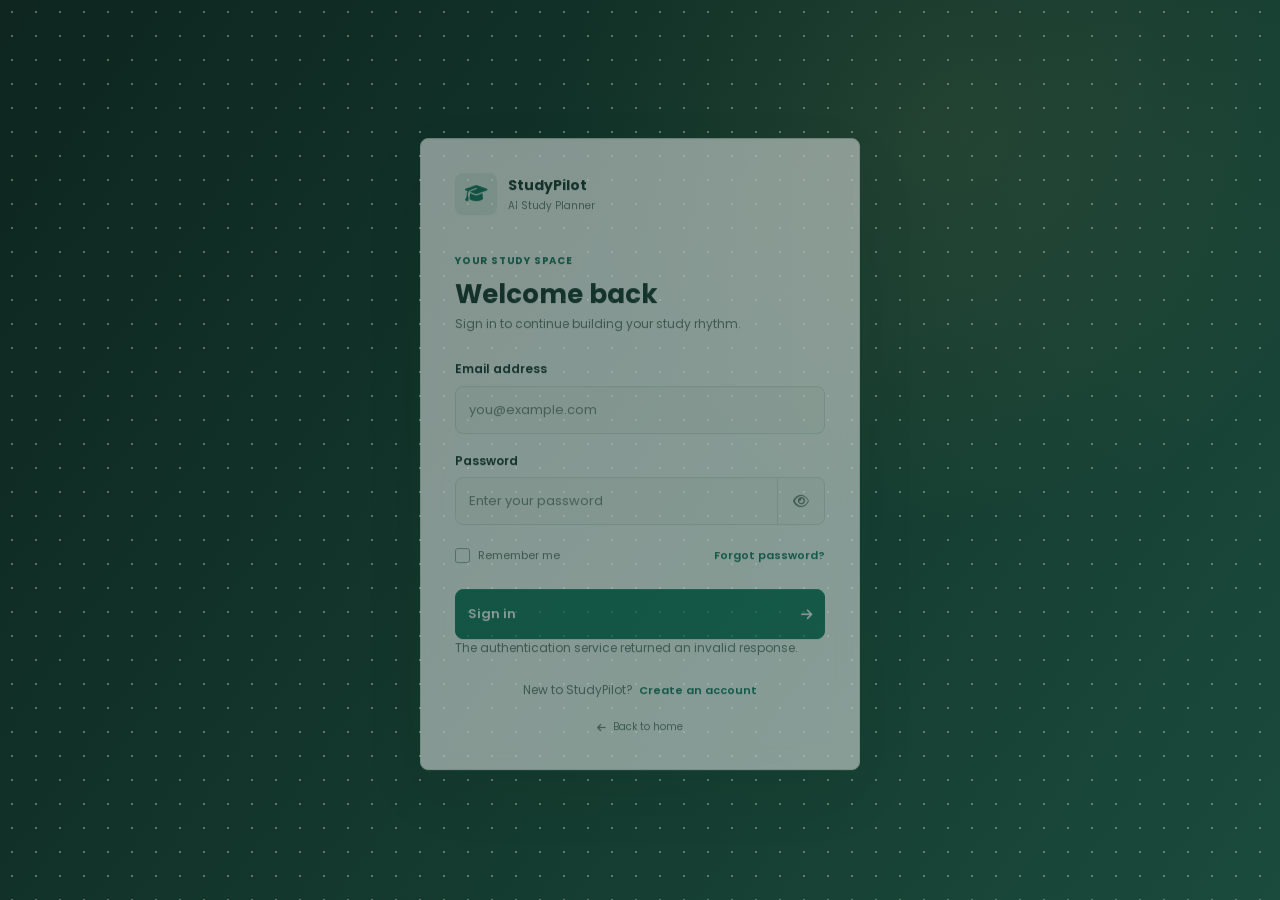
<file: AI-Study-Planner 1/frontend/subjects.html>
<!DOCTYPE html>
<html lang="en">

<head>

    <!-- ==========================================
                    META TAGS
    =========================================== -->

    <meta charset="UTF-8">

    <meta name="viewport"
          content="width=device-width, initial-scale=1.0">

    <title>

        Subjects | Smart AI Study Planner

    </title>

    <!-- ==========================================
                    FAVICON
    =========================================== -->

    <!-- ==========================================
                    GOOGLE FONT
    =========================================== -->

    <link rel="preconnect"
          href="https://fonts.googleapis.com">

    <link rel="preconnect"
          href="https://fonts.gstatic.com"
          crossorigin>

    <link href="https://fonts.googleapis.com/css2?family=Poppins:wght@300;400;500;600;700;800&display=swap"
          rel="stylesheet">

    <!-- ==========================================
                    BOOTSTRAP
    =========================================== -->

    <link href="https://cdn.jsdelivr.net/npm/bootstrap@5.3.7/dist/css/bootstrap.min.css"
          rel="stylesheet">

    <!-- ==========================================
                    FONT AWESOME
    =========================================== -->

    <link rel="stylesheet"
          href="https://cdnjs.cloudflare.com/ajax/libs/font-awesome/6.7.2/css/all.min.css">

    <!-- ==========================================
                    AOS
    =========================================== -->

    <link rel="stylesheet"
          href="https://unpkg.com/aos@2.3.4/dist/aos.css">

    <!-- ==========================================
                    CSS
    =========================================== -->

    <link rel="stylesheet"
          href="assets/css/style.css">

    <link rel="stylesheet"
          href="assets/css/dashboard.css">

    <link rel="stylesheet"
          href="assets/css/subjects.css">

        <link rel="stylesheet"
            href="assets/css/workspace.css">

</head>

<body>

<!-- ==========================================
                PAGE LOADER
========================================== -->

<div id="loader">

    <div class="loader-circle"></div>

</div>

<!-- ==========================================
                SIDEBAR
========================================== -->

<aside class="sidebar">

    <div class="logo">

        <i class="fa-solid fa-graduation-cap" aria-hidden="true"></i>

        <h3>

            Smart AI

        </h3>

    </div>

    <ul class="sidebar-menu">

        <li>

            <a href="dashboard.html">

                <i class="fa-solid fa-house"></i>

                <span>Dashboard</span>

            </a>

        </li>

        <li>

            <a href="planner.html">

                <i class="fa-solid fa-robot"></i>

                <span>AI Planner</span>

            </a>

        </li>

        <li class="active">

            <a href="subjects.html">

                <i class="fa-solid fa-book-open"></i>

                <span>Subjects</span>

            </a>

        </li>

        <li>

            <a href="tasks.html">

                <i class="fa-solid fa-list-check"></i>

                <span>Tasks</span>

            </a>

        </li>

        <li>

            <a href="calendar.html">

                <i class="fa-solid fa-calendar-days"></i>

                <span>Calendar</span>

            </a>

        </li>

        <li>

            <a href="analytics.html">

                <i class="fa-solid fa-chart-line"></i>

                <span>Analytics</span>

            </a>

        </li>

        <li>

            <a href="notes.html">

                <i class="fa-solid fa-note-sticky"></i>

                <span>Notes</span>

            </a>

        </li>

        <li>

            <a href="notifications.html">

                <i class="fa-regular fa-bell"></i>

                <span>Notifications</span>

            </a>

        </li>

        <li>

            <a href="pomodoro.html">

                <i class="fa-solid fa-stopwatch"></i>

                <span>Focus timer</span>

            </a>

        </li>

        <li>

            <a href="profile.html">

                <i class="fa-solid fa-user"></i>

                <span>Profile</span>

            </a>

        </li>

        <li>

            <a href="settings.html">

                <i class="fa-solid fa-gear"></i>

                <span>Settings</span>

            </a>

        </li>

    </ul>

</aside>

<!-- ==========================================
                MAIN CONTENT
========================================== -->

<div class="main-content">

<header class="dashboard-navbar">

    <div class="left-section">

        <h2>

            📚 My Subjects

        </h2>

        <p>

            Manage all your study subjects in one place.

        </p>

    </div>

    <div class="right-section">

        <button id="themeToggle"
                class="icon-btn">

            <i class="fa-solid fa-moon"></i>

        </button>

        <a class="user-profile" href="profile.html">

            <div>

                <span id="dashboardUser">

                    Student

                </span>

                <small>

                    Student

                </small>

            </div>

        </a>

    </div>

</header>

<!-- ==========================================
                PAGE HEADER
========================================== -->

<section class="subjects-content">

    <div class="glass-card"
         data-aos="fade-up">

        <span class="badge bg-primary">

            📚 Subjects

        </span>

        <h1>

            Subject Management

        </h1>

        <p>

            Add, edit and organize all your study subjects with progress tracking.

        </p>

    </div>

    <!-- ==========================================
                ADD SUBJECT FORM
========================================== -->

<div class="glass-card mt-5"
     data-aos="fade-up">

    <h3>

        <i class="fa-solid fa-circle-plus"></i>

        Add New Subject

    </h3>

    <form id="subjectForm"
          class="mt-4">

        <div class="row g-4">

            <!-- Subject Name -->

            <div class="col-md-6">

                <label class="form-label">

                    Subject Name

                </label>

                <input type="text"
                       id="subjectName"
                       class="form-control"
                       placeholder="Example: Python Programming"
                       required>

            </div>

            <!-- Teacher -->

            <div class="col-md-6">

                <label class="form-label">

                    Teacher Name

                </label>

                <input type="text"
                       id="teacherName"
                       class="form-control"
                       placeholder="Example: Mr. Patel"
                       required>

            </div>

            <!-- Total Chapters -->

            <div class="col-md-6">

                <label class="form-label">

                    Total Chapters

                </label>

                <input type="number"
                       id="totalChapters"
                       class="form-control"
                       placeholder="10"
                       min="1"
                       required>

            </div>

            <!-- Completed Chapters -->

            <div class="col-md-6">

                <label class="form-label">

                    Completed Chapters

                </label>

                <input type="number"
                       id="completedChapters"
                       class="form-control"
                       placeholder="0"
                       min="0"
                       required>

            </div>

            <!-- Exam Date -->

            <div class="col-md-6">

                <label class="form-label">

                    Exam Date

                </label>

                <input type="date"
                       id="examDate"
                       class="form-control">

            </div>

            <!-- Difficulty -->

            <div class="col-md-6">

                <label class="form-label">

                    Difficulty Level

                </label>

                <select id="difficulty"
                        class="form-select">

                    <option>Easy</option>
                    <option>Medium</option>
                    <option>Hard</option>

                </select>

            </div>

        </div>

        <div class="text-center mt-5">

            <button type="submit"
                    class="btn btn-primary btn-lg">

                <i class="fa-solid fa-floppy-disk"></i>

                Save Subject

            </button>

        </div>

    </form>

</div>

<!-- ==========================================
                SUBJECT LIST TITLE
========================================== -->

<div class="glass-card mt-5"
     data-aos="fade-up">

    <div class="d-flex justify-content-between align-items-center">

        <h3>

            📚 My Subjects

        </h3>

        <span class="badge bg-success">

            Active Subjects

        </span>

    </div>

    <div id="subjectsContainer"
         class="row mt-4 g-4">

        <!-- JavaScript will load subject cards here -->

    </div>

</div>

<!-- ==========================================
                SUBJECT PROGRESS
========================================== -->

<div class="glass-card mt-5"
     data-aos="fade-up">

    <h3>

        📈 Subject Progress

    </h3>

    <div class="mt-4">

        <!-- Python -->

        <div class="mb-4">

            <div class="d-flex justify-content-between">

                <span>Python Programming</span>

                <span>90%</span>

            </div>

            <div class="progress mt-2">

                <div class="progress-bar bg-success"
                     style="width:90%">

                    90%

                </div>

            </div>

        </div>

        <!-- DBMS -->

        <div class="mb-4">

            <div class="d-flex justify-content-between">

                <span>DBMS</span>

                <span>75%</span>

            </div>

            <div class="progress mt-2">

                <div class="progress-bar bg-info"
                     style="width:75%">

                    75%

                </div>

            </div>

        </div>

        <!-- Java -->

        <div class="mb-4">

            <div class="d-flex justify-content-between">

                <span>Java</span>

                <span>65%</span>

            </div>

            <div class="progress mt-2">

                <div class="progress-bar bg-warning"
                     style="width:65%">

                    65%

                </div>

            </div>

        </div>

        <!-- AI -->

        <div class="mb-2">

            <div class="d-flex justify-content-between">

                <span>Artificial Intelligence</span>

                <span>50%</span>

            </div>

            <div class="progress mt-2">

                <div class="progress-bar bg-danger"
                     style="width:50%">

                    50%

                </div>

            </div>

        </div>

    </div>

</div>

<!-- ==========================================
                SUBJECT STATISTICS
========================================== -->

<div class="row mt-5 g-4">

    <div class="col-md-3">

        <div class="glass-card text-center">

            <i class="fa-solid fa-book fa-2x text-primary mb-3"></i>

            <h2>8</h2>

            <p>Total Subjects</p>

        </div>

    </div>

    <div class="col-md-3">

        <div class="glass-card text-center">

            <i class="fa-solid fa-circle-check fa-2x text-success mb-3"></i>

            <h2>5</h2>

            <p>Completed</p>

        </div>

    </div>

    <div class="col-md-3">

        <div class="glass-card text-center">

            <i class="fa-solid fa-clock fa-2x text-warning mb-3"></i>

            <h2>3</h2>

            <p>In Progress</p>

        </div>

    </div>

    <div class="col-md-3">

        <div class="glass-card text-center">

            <i class="fa-solid fa-trophy fa-2x text-danger mb-3"></i>

            <h2>82%</h2>

            <p>Overall Progress</p>

        </div>

    </div>

</div>

<!-- ==========================================
                UPCOMING EXAMS
========================================== -->

<div class="glass-card mt-5"
     data-aos="fade-up">

    <h3>

        📝 Upcoming Exams

    </h3>

    <div class="table-responsive mt-4">

        <table class="table table-dark table-hover align-middle">

            <thead>

                <tr>

                    <th>Subject</th>

                    <th>Exam Date</th>

                    <th>Status</th>

                </tr>

            </thead>

            <tbody>

                <tr>

                    <td>Python Programming</td>

                    <td>15 August 2026</td>

                    <td>

                        <span class="badge bg-danger">

                            High Priority

                        </span>

                    </td>

                </tr>

                <tr>

                    <td>Database Management</td>

                    <td>18 August 2026</td>

                    <td>

                        <span class="badge bg-warning text-dark">

                            Prepare

                        </span>

                    </td>

                </tr>

                <tr>

                    <td>Java Programming</td>

                    <td>22 August 2026</td>

                    <td>

                        <span class="badge bg-success">

                            On Track

                        </span>

                    </td>

                </tr>

                <tr>

                    <td>Artificial Intelligence</td>

                    <td>28 August 2026</td>

                    <td>

                        <span class="badge bg-info">

                            Revision

                        </span>

                    </td>

                </tr>

            </tbody>

        </table>

    </div>

</div>

<!-- ==========================================
                QUICK ACTIONS
========================================== -->

<div class="row mt-5 g-4">

    <div class="col-md-4">

        <a href="planner.html"
           class="glass-card text-center quick-card d-block text-decoration-none">

            <i class="fa-solid fa-robot fa-2x mb-3"></i>

            <h5>

                AI Study Planner

            </h5>

            <p>

                Generate a smart study plan.

            </p>

        </a>

    </div>

    <div class="col-md-4">

        <a href="tasks.html"
           class="glass-card text-center quick-card d-block text-decoration-none">

            <i class="fa-solid fa-list-check fa-2x mb-3"></i>

            <h5>

                Manage Tasks

            </h5>

            <p>

                View and complete your tasks.

            </p>

        </a>

    </div>

    <div class="col-md-4">

        <a href="analytics.html"
           class="glass-card text-center quick-card d-block text-decoration-none">

            <i class="fa-solid fa-chart-line fa-2x mb-3"></i>

            <h5>

                Analytics

            </h5>

            <p>

                Track your learning progress.

            </p>

        </a>

    </div>

</div>

<!-- ==========================================
                AI STUDY TIPS
========================================== -->

<section class="mt-5">

    <div class="glass-card" data-aos="fade-up">

        <h3>

            🤖 AI Study Tips

        </h3>

        <div class="row mt-4">

            <div class="col-md-4">

                <div class="tip-card">

                    <i class="fa-solid fa-book-open fa-2x text-primary mb-3"></i>

                    <h5>

                        Study Daily

                    </h5>

                    <p>

                        Study at least 2 hours every day to maintain consistency.

                    </p>

                </div>

            </div>

            <div class="col-md-4">

                <div class="tip-card">

                    <i class="fa-solid fa-brain fa-2x text-success mb-3"></i>

                    <h5>

                        Practice Regularly

                    </h5>

                    <p>

                        Solve coding problems and revise previous topics every week.

                    </p>

                </div>

            </div>

            <div class="col-md-4">

                <div class="tip-card">

                    <i class="fa-solid fa-trophy fa-2x text-warning mb-3"></i>

                    <h5>

                        Stay Focused

                    </h5>

                    <p>

                        Avoid distractions and complete today's goals before starting new topics.

                    </p>

                </div>

            </div>

        </div>

    </div>

</section>

<!-- ==========================================
                FOOTER
========================================== -->

<footer class="dashboard-footer mt-5">

    <p>

        © 2026 Smart AI Study Planner

        <br>

        Developed by Team Smart AI Study Planner

    </p>

</footer>

</section>

</div>

<!-- ==========================================
                JAVASCRIPT
========================================== -->

<script src="https://cdn.jsdelivr.net/npm/bootstrap@5.3.7/dist/js/bootstrap.bundle.min.js"></script>

<script src="https://unpkg.com/aos@2.3.4/dist/aos.js"></script>

<script src="assets/js/workspace.js"></script>

<script src="assets/js/subjects.js"></script>

<script>

if (typeof AOS !== "undefined") {

    AOS.init({ duration: 700, once: true });

}

</script>

</body>

</html>
</file>
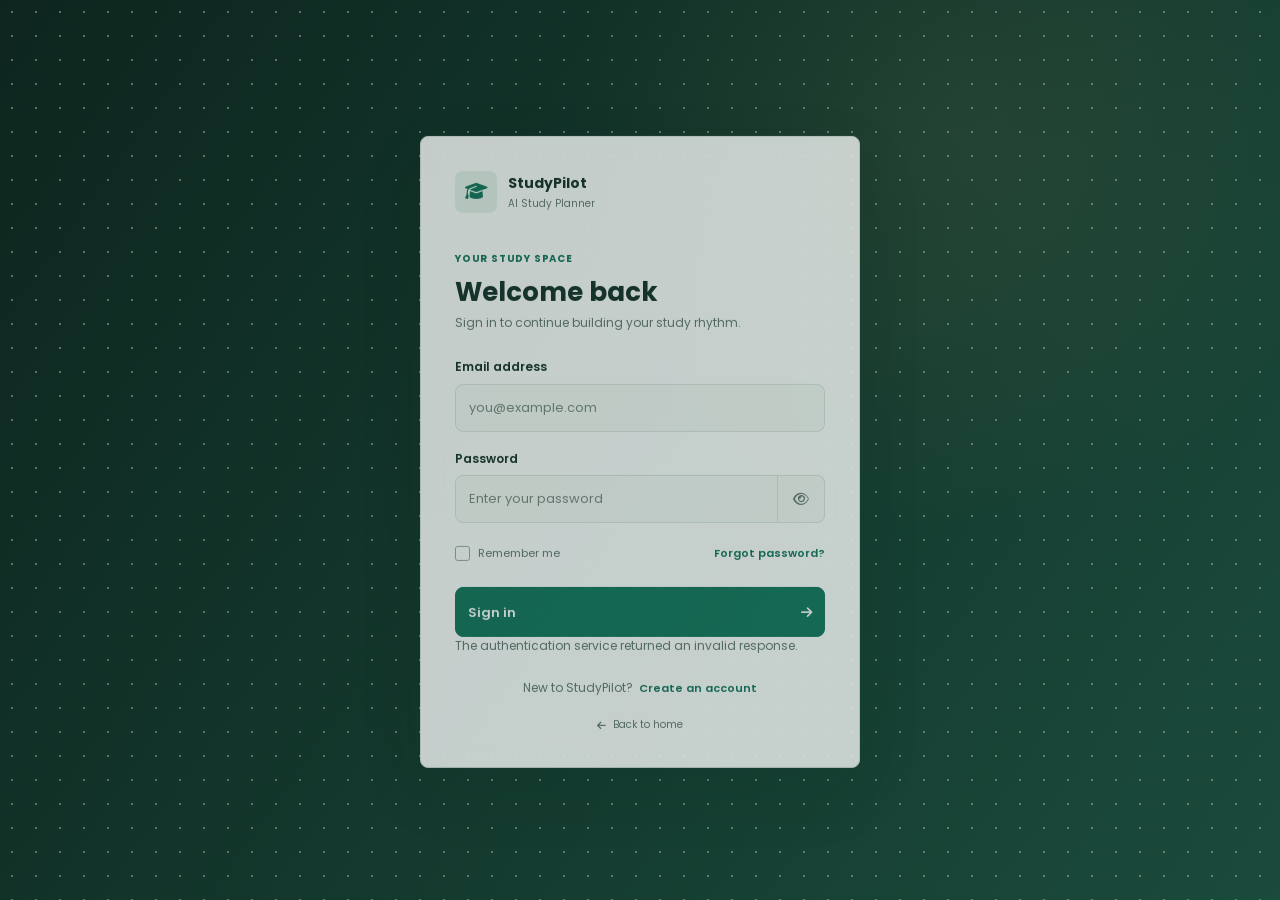
<file: AI-Study-Planner 1/frontend/tasks.html>
<!doctype html>
<html lang="en">
<head>
	<meta charset="utf-8">
	<meta name="viewport" content="width=device-width, initial-scale=1">
	<meta name="theme-color" content="#f3f6f3">
	<title>Tasks | StudyPilot</title>
	<link rel="preconnect" href="https://fonts.googleapis.com">
	<link rel="preconnect" href="https://fonts.gstatic.com" crossorigin>
	<link href="https://fonts.googleapis.com/css2?family=Poppins:wght@400;500;600;700&display=swap" rel="stylesheet">
	<link href="https://cdn.jsdelivr.net/npm/bootstrap@5.3.7/dist/css/bootstrap.min.css" rel="stylesheet">
	<link rel="stylesheet" href="https://cdnjs.cloudflare.com/ajax/libs/font-awesome/6.7.2/css/all.min.css">
	<link rel="stylesheet" href="assets/css/workspace.css">
</head>
<body>
<div class="dashboard-layout">
	<aside class="sidebar" aria-label="Primary navigation">
		<div class="sidebar-logo"><div class="metric-icon"><i class="fa-solid fa-graduation-cap"></i></div><div><h2>StudyPilot</h2><span>AI Study Planner</span></div></div>
		<ul class="sidebar-menu">
			<li><a href="dashboard.html"><i class="fa-solid fa-house"></i><span>Dashboard</span></a></li>
			<li><a href="planner.html"><i class="fa-solid fa-wand-magic-sparkles"></i><span>AI Planner</span></a></li>
			<li><a href="subjects.html"><i class="fa-solid fa-book-open"></i><span>Subjects</span></a></li>
			<li><a href="tasks.html"><i class="fa-solid fa-list-check"></i><span>Tasks</span></a></li>
			<li><a href="calendar.html"><i class="fa-solid fa-calendar-days"></i><span>Calendar</span></a></li>
			<li><a href="analytics.html"><i class="fa-solid fa-chart-line"></i><span>Analytics</span></a></li>
			<li><a href="notes.html"><i class="fa-solid fa-note-sticky"></i><span>Notes</span></a></li>
			<li><a href="notifications.html"><i class="fa-regular fa-bell"></i><span>Notifications</span></a></li>
			<li><a href="pomodoro.html"><i class="fa-solid fa-stopwatch"></i><span>Focus timer</span></a></li>
			<li><a href="profile.html"><i class="fa-regular fa-user"></i><span>Profile</span></a></li>
			<li><a href="settings.html"><i class="fa-solid fa-gear"></i><span>Settings</span></a></li>
		</ul>
	</aside>
	<main class="main-content">
		<header class="dashboard-navbar">
			<div class="left-section"><div><h2>Tasks</h2><p>Keep your next study steps clear and manageable.</p></div></div>
			<div class="right-section">
				<button class="icon-btn" id="themeToggle" type="button" aria-label="Switch to dark theme"><i class="fa-solid fa-moon" aria-hidden="true"></i></button>
				<div class="user-profile"><div class="metric-icon"><i class="fa-regular fa-user"></i></div><div><span id="dashboardUser">Student</span><small>Study space</small></div></div>
			</div>
		</header>

		<section class="page-heading">
			<div><h1>Your task list</h1><p>Add deadlines, track progress, and keep the workload in view.</p></div>
			<span class="badge text-bg-success" id="taskCount">0 tasks</span>
		</section>

		<div class="app-grid app-grid-2" style="align-items:start">
			<section class="glass-card" aria-labelledby="taskFormTitle">
				<h2 class="section-label" id="taskFormTitle"><i class="fa-solid fa-circle-plus me-2" aria-hidden="true"></i>Add a task</h2>
				<form id="taskForm" novalidate>
					<input type="hidden" id="taskId">
					<div class="mb-3"><label class="form-label" for="taskTitle">Task name</label><input class="form-control" id="taskTitle" name="title" maxlength="100" placeholder="e.g. Review chapter 4" required></div>
					<div class="mb-3"><label class="form-label" for="taskSubject">Subject</label><input class="form-control" id="taskSubject" name="subject" maxlength="60" placeholder="Choose or enter a subject"></div>
					<div class="app-grid app-grid-2 mb-3">
						<div><label class="form-label" for="taskDueDate">Due date</label><input class="form-control" id="taskDueDate" name="dueDate" type="date" required></div>
						<div><label class="form-label" for="taskPriority">Priority</label><select class="form-select" id="taskPriority" name="priority"><option value="normal">Normal</option><option value="high">High</option><option value="low">Low</option></select></div>
					</div>
					<div class="d-flex flex-wrap gap-2 mt-4"><button class="btn btn-primary" type="submit" id="taskSubmit"><i class="fa-solid fa-plus me-2" aria-hidden="true"></i>Add task</button><button class="btn btn-outline-secondary d-none" type="button" id="taskCancelEdit">Cancel edit</button></div>
				</form>
			</section>

			<section class="glass-card" aria-labelledby="taskListTitle">
				<div class="d-flex flex-wrap align-items-center justify-content-between gap-3 mb-3">
					<h2 class="section-label mb-0" id="taskListTitle">My tasks</h2>
					<div class="btn-group btn-group-sm" role="group" aria-label="Filter tasks">
						<button class="btn btn-outline-secondary task-filter" type="button" data-filter="all" aria-pressed="true">All</button>
						<button class="btn btn-outline-secondary task-filter" type="button" data-filter="active" aria-pressed="false">To do</button>
						<button class="btn btn-outline-secondary task-filter" type="button" data-filter="completed" aria-pressed="false">Done</button>
					</div>
				</div>
				<div class="app-grid app-grid-2 mb-3">
					<div><label class="form-label" for="taskSearch">Search tasks</label><input class="form-control" id="taskSearch" type="search" placeholder="Search title or subject"></div>
					<div><label class="form-label" for="taskSort">Sort tasks</label><select class="form-select" id="taskSort"><option value="dueDate">Due date</option><option value="priority">Priority</option><option value="title">Title</option></select></div>
				</div>
				<div id="tasksList" class="app-grid" aria-live="polite"></div>
			</section>
		</div>
	</main>
</div>
<script src="assets/js/workspace.js"></script>
<script src="assets/js/tasks.js"></script>
</body>
</html>
</file>
<file: AI-Study-Planner 1/frontend/assets/css/style.css>
/*=========================================================
    SMART AI STUDY PLANNER
    style.css
=========================================================*/

*{
    margin:0;
    padding:0;
    box-sizing:border-box;
}

html{
    scroll-behavior:smooth;
}

section[id]{
    scroll-margin-top:88px;
}

@media(prefers-reduced-motion:reduce){
    html{
        scroll-behavior:auto;
    }
}

body{
    font-family:'Poppins',sans-serif;
    background:#f8fafc;
    color:#1e293b;
    overflow-x:hidden;
    transition:.3s;
}

/*=========================
        VARIABLES
=========================*/

:root{

    --primary:#2563eb;
    --secondary:#1e40af;
    --dark:#0f172a;
    --light:#ffffff;
    --gray:#64748b;
    --bg:#f8fafc;

}

/*=========================
      DARK THEME
=========================*/

body[data-theme="dark"]{

    background:#0f172a;
    color:#fff;

}

body[data-theme="dark"] section{

    background:#0f172a !important;

}

body[data-theme="dark"] .feature-card,
body[data-theme="dark"] .glass-card,
body[data-theme="dark"] .dashboard-card,
body[data-theme="dark"] .stat-card{

    background:#1e293b;
    color:#fff;

}

/*=========================
        LOADER
=========================*/

#loader{

    position:fixed;
    inset:0;
    background:#fff;
    display:flex;
    justify-content:center;
    align-items:center;
    z-index:9999;
    transition:.5s;

}

/*=========================
        NAVBAR
=========================*/

.custom-navbar{

    transition:.4s;
    padding:14px 0;

}

.custom-navbar.sticky{

    background:#111827 !important;
    box-shadow:0 5px 20px rgba(0,0,0,.2);

}

.navbar-brand{

    font-size:24px;
    font-weight:700;

}

@media(max-width:991.98px){
    .custom-navbar .navbar-collapse{
        padding:14px 0 8px;
    }

    .custom-navbar .navbar-nav{
        align-items:stretch;
    }

    .custom-navbar .nav-link{
        margin-left:0;
        padding:9px 4px;
    }

    .custom-navbar #themeToggle{
        margin:8px 0 0;
    }
}

.nav-link{

    margin-left:12px;
    color:#fff !important;
    transition:.3s;

}

.nav-link:hover,
.nav-link.active{

    color:#60a5fa !important;

}

/*=========================
      HERO SECTION
=========================*/

.hero-section{

    min-height:100vh;
    display:flex;
    align-items:center;
    padding:80px 0;

}

.hero-section h1{

    font-size:58px;
    font-weight:700;
    line-height:1.2;

}

.hero-section p{

    font-size:18px;
    color:var(--gray);

}

.hero-section .btn{

    padding:14px 35px;
    border-radius:50px;

}

.hero-section i{

    animation:float 4s ease-in-out infinite;

}

@keyframes float{

    0%{
        transform:translateY(0);
    }

    50%{
        transform:translateY(-20px);
    }

    100%{
        transform:translateY(0);
    }

}

/*=========================
        ABOUT SECTION
=========================*/

#about{

    padding:100px 0;

}

#about h2{

    font-weight:700;
    margin-bottom:20px;

}

#about p{

    color:var(--gray);

}

/*=========================
      FEATURE CARDS
=========================*/

.feature-card{

    background:#ffffff;
    border-radius:20px;
    padding:35px;
    transition:.35s ease;
    cursor:pointer;
    overflow:hidden;
    position:relative;
    box-shadow:0 10px 25px rgba(0,0,0,.08);

}

.feature-card:hover{

    transform:translateY(-10px);
    box-shadow:0 18px 40px rgba(37,99,235,.18);

}

.feature-card i{

    margin-bottom:20px;
    transition:.3s;

}

.feature-card:hover i{

    transform:scale(1.15) rotate(5deg);

}

.feature-card h4{

    font-weight:600;
    margin-bottom:15px;

}

.feature-card p{

    color:var(--gray);
    line-height:1.7;

}

/*=========================
      DASHBOARD CARD
=========================*/

.dashboard-card{

    background:#fff;
    border-radius:20px;
    padding:30px;
    text-align:center;
    transition:.35s;
    box-shadow:0 10px 25px rgba(0,0,0,.08);

}

.dashboard-card:hover{

    transform:translateY(-10px);

}

.dashboard-card i{

    margin-bottom:18px;

}

.dashboard-card h4{

    font-weight:700;

}

/*=========================
        STAT CARD
=========================*/

.stat-card{

    background:#fff;
    border-radius:18px;
    padding:35px;
    text-align:center;
    transition:.3s;
    box-shadow:0 10px 20px rgba(0,0,0,.08);

}

.stat-card:hover{

    transform:translateY(-8px);

}

.stat-card h2{

    font-size:42px;
    color:var(--primary);
    font-weight:700;

}

.stat-card p{

    margin-top:10px;
    color:var(--gray);

}

/*=========================
        BUTTONS
=========================*/

.btn{

    position:relative;
    overflow:hidden;
    border-radius:50px;
    transition:.3s;

}

.btn-primary{

    background:var(--primary);
    border:none;

}

.btn-primary:hover{

    background:var(--secondary);

}

/*=========================
      RIPPLE EFFECT
=========================*/

.ripple{

    position:absolute;
    border-radius:50%;
    transform:scale(0);
    animation:ripple .6s linear;
    background:rgba(255,255,255,.5);
    pointer-events:none;

}

@keyframes ripple{

    to{

        transform:scale(4);
        opacity:0;

    }

}

/*=========================
        GLASS CARD
=========================*/

.glass-card{

    background:rgba(255,255,255,.12);
    backdrop-filter:blur(12px);
    border:1px solid rgba(255,255,255,.2);
    border-radius:20px;
    padding:30px;
    transition:.35s;
    box-shadow:0 8px 25px rgba(0,0,0,.1);

}

.glass-card:hover{

    transform:translateY(-8px);

}

/*=========================
        PRICING
=========================*/

#pricing{

    padding:100px 0;

}

#pricing .shadow{

    background:#fff;
    border-radius:20px;
    padding:40px 30px;
    transition:.35s;
    text-align:center;

}

#pricing .shadow:hover{

    transform:translateY(-10px);
    box-shadow:0 20px 40px rgba(0,0,0,.12)!important;

}

#pricing h2{

    color:var(--primary);
    font-weight:700;

}

#pricing .badge{

    font-size:14px;
    padding:8px 15px;
    border-radius:30px;

}

/*=========================
      POMODORO
=========================*/

#pomodoro{

    padding:100px 0;

}

#pomodoro h1{

    font-size:70px;
    font-weight:700;
    color:var(--primary);

}

#pomodoro .btn{

    min-width:150px;

}

/*=========================
          FAQ
=========================*/

.accordion-item{

    border:none;
    margin-bottom:15px;
    border-radius:15px!important;
    overflow:hidden;
    box-shadow:0 10px 25px rgba(0,0,0,.08);

}

.accordion-button{

    font-weight:600;
    padding:20px;

}

.accordion-button:not(.collapsed){

    background:var(--primary);
    color:#fff;

}

.accordion-body{

    line-height:1.8;
    color:var(--gray);

}

/*=========================
      CONTACT FORM
=========================*/

.contact-form{

    background:#fff;
    border-radius:20px;
    box-shadow:0 10px 25px rgba(0,0,0,.08);

}

.contact-form input,
.contact-form textarea{

    border-radius:12px;
    padding:15px;

}

.contact-form input:focus,
.contact-form textarea:focus{

    border-color:var(--primary);
    box-shadow:none;

}

/*=========================
      NEWSLETTER
=========================*/

.newsletter-form input{

    height:55px;
    border-radius:50px;

}

.newsletter-form .btn{

    height:55px;
    border-radius:50px;
    font-weight:600;

}

/*=========================
          FOOTER
=========================*/

footer{

    background:#111827;
    color:#fff;

}

footer a{

    color:#fff;
    text-decoration:none;
    transition:.3s;

}

footer a:hover{

    color:#60a5fa;

}

/*=========================
      SCROLL TOP
=========================*/

#scrollTop{

    display:flex;
    justify-content:center;
    align-items:center;
    border:none;
    box-shadow:0 10px 20px rgba(0,0,0,.25);
    transition:.3s;

}

#scrollTop:hover{

    transform:translateY(-5px);

}

/*=========================
    TOAST NOTIFICATION
=========================*/

.toast-box{

    position:fixed;
    top:30px;
    right:30px;
    background:#22c55e;
    color:#fff;
    padding:15px 25px;
    border-radius:12px;
    display:flex;
    align-items:center;
    gap:10px;
    box-shadow:0 10px 25px rgba(0,0,0,.2);
    opacity:0;
    transform:translateX(120%);
    transition:.4s;
    z-index:99999;

}

.toast-box.error{

    background:#dc2626;

}

.toast-box.show{

    opacity:1;
    transform:translateX(0);

}

/*=========================
      AI BUTTON
=========================*/

.ai-btn{

    position:relative;
    overflow:hidden;

}

.pulse{

    animation:pulse 1.2s infinite;

}

@keyframes pulse{

    0%{

        box-shadow:0 0 0 0 rgba(37,99,235,.6);

    }

    70%{

        box-shadow:0 0 0 20px rgba(37,99,235,0);

    }

    100%{

        box-shadow:0 0 0 0 rgba(37,99,235,0);

    }

}

/*=========================
      DARK MODE
=========================*/

body[data-theme="dark"]{

    background:#0f172a;
    color:#fff;

}

body[data-theme="dark"] .navbar{

    background:#111827 !important;

}

body[data-theme="dark"] .feature-card,
body[data-theme="dark"] .dashboard-card,
body[data-theme="dark"] .glass-card,
body[data-theme="dark"] .stat-card,
body[data-theme="dark"] .contact-form,
body[data-theme="dark"] .accordion-item{

    background:#1e293b;
    color:#fff;

}

body[data-theme="dark"] p{

    color:#cbd5e1;

}

body[data-theme="dark"] input,
body[data-theme="dark"] textarea{

    background:#0f172a;
    color:#fff;
    border:1px solid #334155;

}

body[data-theme="dark"] .accordion-button{

    background:#1e293b;
    color:#fff;

}

/*=========================
      RESPONSIVE
=========================*/

@media(max-width:992px){

.hero-section{

    text-align:center;

}

.hero-section h1{

    font-size:42px;

}

.hero-section i{

    font-size:180px !important;
    margin-top:40px;

}

}

@media(max-width:768px){

.hero-section{

    min-height:auto;
    padding:80px 0;

}

.hero-section h1{

    font-size:34px;

}

#pomodoro h1{

    font-size:48px;

}

.dashboard-card,
.feature-card,
.glass-card{

    margin-bottom:20px;

}

.navbar-brand{

    font-size:18px;

}

}

@media(max-width:576px){

.hero-section h1{

    font-size:28px;

}

.hero-section p{

    font-size:15px;

}

.btn{

    width:100%;
    margin-bottom:12px;

}

.newsletter-form .btn{

    width:100%;

}

}

/*=========================
      SCROLLBAR
=========================*/

::-webkit-scrollbar{

    width:8px;

}

::-webkit-scrollbar-thumb{

    background:#2563eb;
    border-radius:20px;

}

::-webkit-scrollbar-track{

    background:#e2e8f0;

}

/*=========================
      SELECTION
=========================*/

::selection{

    background:#2563eb;
    color:#fff;

}
</file>
<file: AI-Study-Planner 1/frontend/assets/css/workspace.css>
:root {
    color-scheme: light;
    --app-bg: #f3f6f3;
    --surface: #ffffff;
    --surface-soft: #f8faf8;
    --ink: #17332c;
    --muted: #667a73;
    --line: #dce6df;
    --accent: #16765f;
    --accent-hover: #105d4b;
    --accent-soft: #e6f3ed;
    --blue: #426d95;
    --gold: #c78934;
    --rose: #bd6555;
    --nav-width: 258px;
    --radius: 8px;
    --shadow: 0 14px 38px rgba(20, 49, 40, .08);
}

* {
    box-sizing: border-box;
}

[hidden] {
    display: none !important;
}

html {
    scroll-behavior: smooth;
    overflow-x: clip;
}

body {
    min-height: 100vh;
    margin: 0;
    overflow-x: hidden;
    background: var(--app-bg);
    color: var(--ink);
    font-family: 'Poppins', sans-serif;
    font-size: 14px;
    line-height: 1.55;
    transition: background-color .2s ease, color .2s ease;
}

body::before {
    position: fixed;
    z-index: -1;
    inset: 0;
    background-image: radial-gradient(#dce8df 1px, transparent 1px);
    background-size: 24px 24px;
    content: '';
    opacity: .36;
    pointer-events: none;
}

body[data-theme='dark'] {
    color-scheme: dark;
    --app-bg: #172722;
    --surface: #20332d;
    --surface-soft: #263b34;
    --ink: #edf4ef;
    --muted: #b2c2b9;
    --line: #3b5148;
    --accent: #73c5a4;
    --accent-hover: #92d8b9;
    --accent-soft: #29463b;
    --blue: #8ab7dc;
    --gold: #e3b366;
    --rose: #e38e7c;
    --shadow: 0 14px 38px rgba(0, 0, 0, .2);
    background: var(--app-bg);
}

body[data-theme='dark']::before {
    background-image: radial-gradient(#365147 1px, transparent 1px);
    opacity: .2;
}

a {
    color: var(--accent);
    text-decoration: none;
}

a:hover {
    color: var(--accent-hover);
}

button,
input,
select,
textarea {
    font: inherit;
}

button,
a,
input,
select,
textarea {
    -webkit-tap-highlight-color: transparent;
}

:focus-visible {
    outline: 3px solid #e0a94f !important;
    outline-offset: 3px;
}

.dashboard-layout {
    min-height: 100vh;
}

.sidebar {
    position: fixed;
    top: 0;
    left: 0;
    z-index: 1050;
    width: var(--nav-width);
    height: 100vh;
    padding: 25px 17px;
    overflow-y: auto;
    background: var(--surface);
    border-right: 1px solid var(--line);
    box-shadow: 8px 0 24px rgba(24, 53, 43, .035);
    transition: transform .25s ease, background-color .2s ease;
}

.sidebar-logo,
.sidebar .logo {
    display: flex;
    min-height: 58px;
    align-items: center;
    gap: 12px;
    margin: 0 8px 28px;
}

.sidebar-logo h2,
.sidebar .logo h3,
.sidebar .logo span {
    margin: 0;
    color: var(--ink);
    font-size: 16px;
    font-weight: 700;
}

.sidebar-logo span {
    display: block;
    color: var(--muted);
    font-size: 11px;
    font-weight: 500;
}

.logo-img,
.sidebar .logo img {
    width: 42px;
    height: 42px;
    flex: 0 0 42px;
    object-fit: cover;
    border-radius: 12px;
    background: var(--accent-soft);
}

.brand-mark {
    display: grid;
    width: 42px;
    height: 42px;
    flex: 0 0 42px;
    place-items: center;
    border-radius: 12px;
    background: var(--accent-soft);
    color: var(--accent);
    font-size: 18px;
}

.sidebar .logo > i {
    display: grid;
    width: 42px;
    height: 42px;
    flex: 0 0 42px;
    place-items: center;
    border-radius: 12px;
    background: var(--accent-soft);
    color: var(--accent);
    font-size: 18px;
}

.sidebar-menu {
    display: grid;
    gap: 5px;
    margin: 0;
    padding: 0;
    list-style: none;
}

.sidebar-menu li {
    margin: 0;
}

.sidebar-menu li a {
    min-height: 44px;
    gap: 12px;
    padding: 10px 13px;
    border-radius: 8px;
    color: var(--muted);
    font-size: 13px;
    font-weight: 500;
    transition: background-color .18s ease, color .18s ease, transform .18s ease;
}

.sidebar-menu li a i {
    width: 19px;
    color: currentColor;
    font-size: 15px;
}

.sidebar-menu li a:hover,
.sidebar-menu li.active a {
    transform: none;
    background: var(--accent-soft);
    color: var(--accent-hover);
    box-shadow: none;
}

.sidebar-logout {
    display: flex;
    width: 100%;
    min-height: 44px;
    align-items: center;
    gap: 12px;
    margin-top: 20px;
    padding: 10px 13px;
    border: 1px solid var(--line);
    border-radius: 8px;
    background: var(--surface);
    color: var(--muted);
    font-size: 13px;
    font-weight: 500;
    text-align: left;
    cursor: pointer;
}

.sidebar-logout:hover {
    border-color: var(--rose);
    background: var(--surface-soft);
    color: var(--rose);
}

.sidebar-logout i {
    width: 19px;
}

.sidebar-logout:disabled {
    opacity: .6;
    cursor: wait;
}

.main-content {
    min-width: 0;
    margin-left: var(--nav-width);
    padding: 27px clamp(18px, 3vw, 42px) 48px;
}

.dashboard-navbar {
    position: sticky;
    z-index: 100;
    top: 0;
    min-height: 70px;
    gap: 20px;
    margin: -27px calc(clamp(18px, 3vw, 42px) * -1) 28px;
    padding: 14px clamp(18px, 3vw, 42px);
    border-bottom: 1px solid var(--line);
    background: color-mix(in srgb, var(--app-bg) 92%, transparent);
    backdrop-filter: blur(14px);
}

.topbar {
    position: sticky;
    z-index: 100;
    top: 0;
    display: flex;
    min-height: 70px;
    align-items: center;
    justify-content: space-between;
    gap: 20px;
    margin: -27px calc(clamp(18px, 3vw, 42px) * -1) 28px;
    padding: 14px clamp(18px, 3vw, 42px);
    border-bottom: 1px solid var(--line);
    background: color-mix(in srgb, var(--app-bg) 92%, transparent);
    backdrop-filter: blur(14px);
}

.topbar h2 { margin: 0; color: var(--ink); font-size: 20px; font-weight: 650; }
.topbar p { margin: 3px 0 0; color: var(--muted); font-size: 12px; }
.top-right { display: flex; align-items: center; gap: 9px; }
.top-right .user-box { display: flex; align-items: center; gap: 9px; color: var(--ink); }
.top-right .user-box img { width: 36px; height: 36px; border-radius: 50%; }
.top-right .user-box small { display: block; color: var(--muted); }

.left-section {
    min-width: 0;
}

.left-section h2 {
    margin: 0;
    color: var(--ink);
    font-size: 20px;
    font-weight: 650;
    line-height: 1.35;
}

.left-section p {
    margin: 3px 0 0;
    color: var(--muted);
    font-size: 12px;
}

.right-section {
    gap: 9px;
}

.search-box {
    width: clamp(170px, 22vw, 270px);
    padding: 9px 12px;
    border: 1px solid var(--line);
    border-radius: 9px;
    background: var(--surface);
}

.search-box i {
    color: var(--muted);
}

.search-box input {
    min-width: 0;
    color: var(--ink);
    font-size: 12px;
}

.search-box input::placeholder {
    color: var(--muted);
}

.icon-btn,
.notification-btn,
#themeToggle {
    display: inline-grid;
    width: 40px;
    height: 40px;
    flex: 0 0 40px;
    place-items: center;
    border: 1px solid var(--line);
    border-radius: 8px;
    background: var(--surface);
    color: var(--ink);
    cursor: pointer;
    transition: color .18s ease, border-color .18s ease, background-color .18s ease;
}

.icon-btn:hover,
.notification-btn:hover,
#themeToggle:hover {
    transform: none;
    border-color: var(--accent);
    background: var(--accent-soft);
    color: var(--accent-hover);
}

.user-profile {
    gap: 9px;
    padding: 4px 9px;
    border-radius: 8px;
    background: transparent;
    cursor: default;
}

.user-profile img {
    width: 36px;
    height: 36px;
    border: 1px solid var(--line);
    background: var(--accent-soft);
}

.user-profile h6,
.user-profile span {
    display: block;
    margin: 0;
    color: var(--ink);
    font-size: 12px;
    font-weight: 600;
}

.user-profile small {
    color: var(--muted);
    font-size: 10px;
}

.mobile-menu {
    display: none;
}

.glass-card,
.dashboard-card,
.stat-card,
.analytics-footnote {
    margin-top: 1rem;
    color: var(--muted);
}
.feature-card,
.subject-card,
.tip-card {
    border: 1px solid var(--line);
    border-radius: var(--radius);
    background: var(--surface);
    color: var(--ink);
    box-shadow: var(--shadow);
    backdrop-filter: none;
    transition: border-color .18s ease, box-shadow .18s ease;
}

.glass-card {
    padding: clamp(18px, 2.4vw, 28px);
}

.glass-card:hover,
.dashboard-card:hover,
.feature-card:hover,
.stat-card:hover,
.subject-card:hover,
.tip-card:hover {
    transform: none;
    background: var(--surface);
    box-shadow: var(--shadow);
}

.planner-content,
.subjects-content {
    padding: 0;
}

.planner-content h1,
.subjects-content h1,
.glass-card h1,
.glass-card h2,
.glass-card h3,
.glass-card h4 {
    color: var(--ink);
    font-weight: 650;
}

.planner-content p,
.subjects-content p,
.glass-card p {
    color: var(--muted);
}

.form-label {
    margin-bottom: 7px;
    color: var(--ink) !important;
    font-size: 12px;
    font-weight: 600;
}

.form-control,
.form-select,
.input-group-text {
    min-height: 43px;
    border: 1px solid var(--line);
    border-radius: 8px;
    background-color: var(--surface-soft);
    color: var(--ink);
    font-size: 13px;
}

.form-control::placeholder {
    color: #84958e;
}

.form-control:focus,
.form-select:focus {
    border-color: var(--accent);
    background-color: var(--surface);
    color: var(--ink);
    box-shadow: 0 0 0 3px color-mix(in srgb, var(--accent) 17%, transparent);
}

.form-select option {
    background: var(--surface);
    color: var(--ink);
}

.btn {
    min-height: 40px;
    border-radius: 8px;
    font-size: 12px;
    font-weight: 600;
    transition: transform .16s ease, background-color .16s ease, border-color .16s ease;
}

.btn:hover {
    transform: translateY(-1px);
}

.btn-primary {
    border-color: var(--accent);
    background: var(--accent);
    color: #fff;
}

.btn-primary:hover,
.btn-primary:focus {
    border-color: var(--accent-hover);
    background: var(--accent-hover);
    color: #fff;
}

.btn-outline-primary {
    border-color: var(--accent);
    color: var(--accent);
}

.btn-outline-primary:hover {
    border-color: var(--accent);
    background: var(--accent);
    color: #fff;
}

.btn-outline-secondary,
.btn-secondary {
    border-color: var(--line);
    background: var(--surface-soft);
    color: var(--ink);
}

.badge {
    border-radius: 6px;
    font-size: 10px;
    font-weight: 600;
    letter-spacing: .02em;
}

.table {
    --bs-table-bg: transparent;
    --bs-table-color: var(--ink);
    --bs-table-border-color: var(--line);
    color: var(--ink);
}

.table thead th,
.table-dark thead th {
    background: var(--surface-soft);
    color: var(--muted);
    font-size: 10px;
    font-weight: 650;
    text-transform: uppercase;
}

.table tbody td,
.table-dark tbody td {
    color: var(--ink);
    font-size: 12px;
}

.table-dark {
    --bs-table-bg: transparent;
    --bs-table-color: var(--ink);
    --bs-table-border-color: var(--line);
    background: transparent;
}

.progress {
    height: 8px;
    border-radius: 99px;
    background: var(--accent-soft);
}

.progress-bar {
    border-radius: inherit;
    background: var(--accent);
}

.page-heading {
    display: flex;
    align-items: flex-end;
    justify-content: space-between;
    gap: 18px;
    margin: 0 0 22px;
}

.page-heading h1 {
    margin: 0;
    color: var(--ink);
    font-size: 29px;
    font-weight: 650;
}

.page-heading p {
    margin: 5px 0 0;
    color: var(--muted);
    font-size: 12px;
}

.section-label {
    margin: 0 0 14px;
    color: var(--ink);
    font-size: 14px;
    font-weight: 650;
}

.empty-state {
    display: grid;
    min-height: 180px;
    align-content: center;
    justify-items: center;
    padding: 28px 18px;
    border: 1px dashed var(--line);
    border-radius: 8px;
    color: var(--muted);
    text-align: center;
}

.empty-state i {
    margin-bottom: 10px;
    color: var(--accent);
    font-size: 22px;
}

.empty-state strong {
    margin-bottom: 4px;
    color: var(--ink);
    font-size: 13px;
}

.form-error {
    margin-top: 6px;
    color: #a43f34;
    font-size: 11px;
}

.toast-region {
    position: fixed;
    z-index: 2000;
    top: 18px;
    right: 18px;
    display: grid;
    width: min(360px, calc(100vw - 36px));
    gap: 8px;
}

.app-toast {
    display: flex;
    align-items: flex-start;
    gap: 10px;
    padding: 13px 15px;
    border: 1px solid var(--line);
    border-left: 3px solid var(--accent);
    border-radius: 8px;
    background: var(--surface);
    color: var(--ink);
    box-shadow: var(--shadow);
    animation: toast-in .18s ease-out;
}

.app-toast[data-type='error'] {
    border-left-color: var(--rose);
}

.app-toast[data-type='success'] i {
    color: var(--accent);
}

.app-toast[data-type='error'] i {
    color: var(--rose);
}

@keyframes toast-in {
    from { opacity: 0; transform: translateY(-5px); }
    to { opacity: 1; transform: translateY(0); }
}

.sidebar-backdrop {
    position: fixed;
    z-index: 1040;
    inset: 0;
    border: 0;
    background: rgba(13, 31, 25, .42);
}

.app-grid {
    display: grid;
    gap: 16px;
}

.app-grid-2 { grid-template-columns: repeat(2, minmax(0, 1fr)); }
.app-grid-3 { grid-template-columns: repeat(3, minmax(0, 1fr)); }
.app-grid-4 { grid-template-columns: repeat(4, minmax(0, 1fr)); }

.metric-card {
    display: flex;
    min-width: 0;
    align-items: flex-start;
    gap: 13px;
    padding: 19px;
    border: 1px solid var(--line);
    border-radius: 8px;
    background: var(--surface);
    box-shadow: 0 7px 22px rgba(20, 49, 40, .045);
}

.metric-icon {
    display: grid;
    width: 39px;
    height: 39px;
    flex: 0 0 39px;
    place-items: center;
    border-radius: 10px;
    background: var(--accent-soft);
    color: var(--accent);
}

.metric-card:nth-child(3n + 2) .metric-icon { background: #edf2f8; color: var(--blue); }
.metric-card:nth-child(3n) .metric-icon { background: #fbf1df; color: var(--gold); }

.metric-copy { min-width: 0; }
.metric-copy span { display: block; color: var(--muted); font-size: 11px; }
.metric-copy strong { display: block; margin-top: 3px; color: var(--ink); font-size: 23px; line-height: 1.25; }

.auth-page {
    display: grid;
    min-height: 100vh;
    place-items: center;
    padding: 28px 16px;
    background-color: #142f28;
    background-image: linear-gradient(125deg, rgba(13, 37, 30, .96), rgba(27, 79, 63, .88)), radial-gradient(circle at 75% 15%, #cb9b52 0, transparent 32%);
}

.auth-page .login-card,
.auth-page .register-card {
    width: 100%;
    max-width: 460px;
    padding: clamp(24px, 5vw, 42px);
    border: 1px solid rgba(255, 255, 255, .6);
    border-radius: 8px;
    background: var(--surface);
    box-shadow: 0 24px 70px rgba(0, 0, 0, .24);
}

.auth-page .login-card h2,
.auth-page .register-card h2 { color: var(--ink); font-size: 24px; }
.auth-page .login-card p,
.auth-page .register-card p { color: var(--muted) !important; font-size: 12px; }
.auth-page .login-icon,
.auth-page .register-icon { color: var(--accent); font-size: 42px; }

.landing-page .custom-navbar {
    background: #17332c !important;
}

.landing-page .hero-section {
    min-height: min(760px, calc(100vh - 70px));
    background: linear-gradient(120deg, #eff5ef 0%, #f6f5ec 65%, #f1e8d7 100%);
}

.landing-page .hero-section h1 { max-width: 720px; color: #17332c; font-size: 56px; }
.landing-page .hero-section .lead { max-width: 580px; color: #53675e; }

.dashboard-layout .welcome-left h1,
.dashboard-layout .stat-content h2,
.dashboard-layout .today-progress h3,
.dashboard-layout .schedule-item strong,
.dashboard-layout .card-header-custom h3 {
    color: var(--ink);
}

.dashboard-layout .welcome-left p,
.dashboard-layout .stat-content p,
.dashboard-layout .today-progress p,
.dashboard-layout .schedule-item p {
    color: var(--muted);
}

.dashboard-layout .welcome-buttons .btn-outline-light {
    border-color: var(--line);
    color: var(--ink);
}

.dashboard-layout .welcome-buttons .btn-outline-light:hover {
    border-color: var(--accent);
    background: var(--accent-soft);
    color: var(--accent-hover);
}

.dashboard-layout .schedule-item,
.dashboard-layout .search-box,
.dashboard-layout .chat-container,
.dashboard-layout .chat-input {
    border: 1px solid var(--line);
    background: var(--surface);
}

.welcome-right .welcome-art {
    position: relative;
    display: grid;
    width: min(310px, 75%);
    aspect-ratio: 1;
    place-items: center;
    border: 1px solid var(--line);
    border-radius: 50%;
    background: radial-gradient(circle at 40% 35%, #fff 0, var(--accent-soft) 63%, #dcebe1 100%);
    color: var(--accent);
    font-size: 150px;
    box-shadow: var(--shadow);
}

.welcome-art-cap {
    position: absolute;
    right: 8%;
    bottom: 12%;
    display: grid;
    width: 70px;
    height: 70px;
    place-items: center;
    border: 5px solid var(--surface);
    border-radius: 50%;
    background: var(--gold);
    color: #fff;
    font-size: 24px;
}

.calendar-toolbar,
.settings-heading {
    display: flex;
    align-items: center;
    justify-content: space-between;
    gap: 16px;
}

.calendar-subtitle {
    color: var(--muted);
    font-size: 11px;
}

.calendar-layout {
    align-items: start;
}

.calendar-grid {
    display: grid;
    grid-template-columns: repeat(7, minmax(0, 1fr));
    gap: 5px;
    margin-top: 8px;
}

.calendar-weekdays {
    margin-top: 22px;
    color: var(--muted);
    font-size: 10px;
    font-weight: 600;
    text-align: center;
    text-transform: uppercase;
}

.calendar-day {
    display: flex;
    min-width: 0;
    min-height: 58px;
    align-items: flex-start;
    justify-content: space-between;
    padding: 8px;
    border: 1px solid transparent;
    border-radius: 8px;
    background: transparent;
    color: var(--ink);
    text-align: left;
    cursor: pointer;
}

.calendar-day:hover {
    border-color: var(--line);
    background: var(--surface-soft);
}

.calendar-day.outside-month { color: var(--muted); opacity: .55; }
.calendar-day.is-today { border-color: var(--accent); color: var(--accent); font-weight: 700; }
.calendar-day.is-selected { background: var(--accent-soft); color: var(--accent-hover); }
.calendar-day-count { color: var(--accent); font-size: 10px; font-weight: 700; }

.notes-list {
    display: grid;
    gap: 10px;
    max-height: 690px;
    overflow-y: auto;
}

.note-card {
    padding: 15px;
    border: 1px solid var(--line);
    border-radius: 8px;
    background: var(--surface-soft);
}

.note-card h3 {
    margin: 0;
    color: var(--ink);
    font-size: 13px;
    font-weight: 650;
    overflow-wrap: anywhere;
}

.note-meta { margin: 4px 0 0; color: var(--muted); font-size: 10px; }
.note-content { margin: 13px 0; color: var(--ink); font-size: 12px; white-space: pre-wrap; overflow-wrap: anywhere; }
.note-actions { display: flex; gap: 7px; }
.note-pin[aria-pressed='true'] { background: var(--accent-soft); color: var(--accent); }

.weekly-chart {
    display: grid;
    min-height: 220px;
    grid-template-columns: repeat(7, minmax(0, 1fr));
    align-items: end;
    gap: 12px;
    padding: 8px 4px 0;
}

.chart-column {
    display: grid;
    height: 205px;
    grid-template-rows: 20px 1fr 20px;
    justify-items: center;
    gap: 5px;
    color: var(--muted);
    font-size: 10px;
}

.chart-value { color: var(--ink); font-size: 9px; }
.chart-track { display: flex; width: 100%; height: 100%; align-items: flex-end; justify-content: center; }
.chart-bar { width: min(34px, 70%); min-height: 3px; border-radius: 5px 5px 2px 2px; background: linear-gradient(180deg, #5da687, var(--accent)); }
.chart-label { align-self: end; }
.subject-progress-row strong { color: var(--ink); font-size: 11px; }
.subject-progress-row span { color: var(--muted); font-size: 10px; }

.notification-preferences { display: flex; flex-wrap: wrap; gap: 18px; }
.notification-item { display: flex; align-items: center; gap: 12px; padding: 13px; border: 1px solid var(--line); border-radius: 8px; background: var(--surface); }
.notification-item.is-unread { border-left: 3px solid var(--accent); background: var(--surface-soft); }
.notification-item .metric-copy { flex: 1; }
.notification-item .metric-copy strong { display: block; color: var(--ink); font-size: 12px; }
.notification-item .metric-copy span { color: var(--muted); font-size: 10px; }

.focus-layout { align-items: stretch; }
.focus-panel { display: grid; align-content: start; justify-items: center; padding: clamp(22px, 5vw, 42px); }
.timer-modes { display: flex; flex-wrap: wrap; justify-content: center; gap: 5px; padding: 4px; border: 1px solid var(--line); border-radius: 9px; background: var(--surface-soft); }
.timer-mode { min-height: 34px; padding: 6px 12px; border: 0; border-radius: 6px; background: transparent; color: var(--muted); font-size: 11px; font-weight: 600; cursor: pointer; }
.timer-mode.is-active { background: var(--surface); color: var(--accent-hover); box-shadow: 0 2px 8px rgba(20, 49, 40, .08); }
.timer-face { display: grid; width: min(275px, 70vw); aspect-ratio: 1; place-content: center; justify-items: center; margin: 28px 0 20px; border: 9px solid var(--accent-soft); border-radius: 50%; background: conic-gradient(var(--accent) var(--timer-progress, 0deg), var(--accent-soft) 0); box-shadow: inset 0 0 0 5px var(--surface); }
.timer-face span { color: var(--ink); font-size: 58px; font-variant-numeric: tabular-nums; font-weight: 600; line-height: 1; }
.timer-face small { margin-top: 9px; color: var(--muted); font-size: 10px; }
.focus-controls { display: flex; align-items: center; justify-content: center; gap: 8px; }
.focus-controls .btn { min-width: 98px; }
.focus-status { min-height: 20px; margin: 18px 0 0; color: var(--muted); font-size: 11px; text-align: center; }
.focus-summary { display: flex; flex-direction: column; align-items: flex-start; justify-content: center; }
.focus-total { display: flex; align-items: baseline; gap: 8px; margin-top: 22px; }
.focus-total strong { color: var(--accent); font-size: 40px; font-weight: 650; }
.focus-total span { color: var(--muted); font-size: 11px; }

.profile-overview-row { display: flex; justify-content: space-between; gap: 14px; padding: 13px 0; border-bottom: 1px solid var(--line); color: var(--muted); font-size: 12px; }
.profile-overview-row strong { color: var(--ink); }
.settings-panel { max-width: 760px; }
.settings-heading { justify-content: flex-start; }
.theme-choice { display: flex; gap: 10px; margin: 22px 0; }
.theme-option { display: flex; min-width: 110px; align-items: center; gap: 9px; padding: 10px 13px; border: 1px solid var(--line); border-radius: 8px; background: var(--surface); color: var(--muted); cursor: pointer; }
.theme-option.is-active { border-color: var(--accent); background: var(--accent-soft); color: var(--accent-hover); }
.settings-select { max-width: 260px; }
.image-fallback { display: inline-grid; width: 42px; height: 42px; place-items: center; border-radius: 12px; background: var(--accent-soft); color: var(--accent); }

body.reduce-motion *,
body.reduce-motion *::before,
body.reduce-motion *::after {
    animation-duration: .01ms !important;
    animation-iteration-count: 1 !important;
    scroll-behavior: auto !important;
    transition-duration: .01ms !important;
}

@media (max-width: 1050px) {
    :root { --nav-width: 238px; }
    .app-grid-4 { grid-template-columns: repeat(2, minmax(0, 1fr)); }
    .search-box { width: 180px; }
    .landing-page .hero-section h1 { font-size: 46px; }
    .welcome-right .welcome-art { font-size: 120px; }
}

@media (max-width: 820px) {
    .sidebar {
        width: min(290px, 86vw);
        transform: translateX(-105%);
    }

    .sidebar.show { transform: translateX(0); }
    .main-content { margin-left: 0; padding-top: 20px; }
    .dashboard-navbar { margin-top: -20px; }
    .mobile-menu { display: inline-grid; }
    .left-section { display: flex; align-items: center; gap: 12px; }
}

@media (max-width: 620px) {
    .main-content { padding-right: 15px; padding-left: 15px; }
    .dashboard-navbar {
        position: relative;
        flex-wrap: wrap;
        margin-right: -15px;
        margin-left: -15px;
        padding: 12px 15px;
    }

    .topbar { position: relative; flex-wrap: wrap; margin-top: -20px; margin-right: -15px; margin-left: -15px; padding: 12px 15px; }
    .top-right { width: 100%; justify-content: flex-end; }

    .dashboard-navbar .right-section { width: 100%; justify-content: flex-end; }
    .dashboard-navbar .search-box { width: auto; flex: 1; }
    .dashboard-navbar .user-profile { margin-left: auto; }
    .user-profile img { width: 32px; height: 32px; }
    .app-grid-2,
    .app-grid-3,
    .app-grid-4 { grid-template-columns: 1fr; }
    .page-heading { align-items: flex-start; flex-direction: column; }
    .page-heading > .btn { align-self: stretch; }
    .glass-card { padding: 17px; }
    .auth-page .login-card,
    .auth-page .register-card { padding: 24px 19px; }
    .notification-item { align-items: flex-start; flex-wrap: wrap; }
    .notification-item .metric-copy { min-width: calc(100% - 56px); }
    .calendar-day { min-height: 46px; padding: 5px; }
    .calendar-layout { grid-template-columns: 1fr; }
    .weekly-chart { gap: 5px; }
    .calendar-toolbar { align-items: flex-start; }
    .landing-page [data-aos] { opacity: 1 !important; transform: none !important; }
    .page-heading h1 { font-size: 24px; }
    .landing-page .hero-section h1 { font-size: 36px; }
    .welcome-right .welcome-art { font-size: 96px; }
    .timer-face span { font-size: 46px; }
}

@media (prefers-reduced-motion: reduce) {
    *, *::before, *::after {
        scroll-behavior: auto !important;
        animation-duration: .01ms !important;
        animation-iteration-count: 1 !important;
        transition-duration: .01ms !important;
    }
}
</file>
<file: AI-Study-Planner 1/frontend/assets/css/login.css>
/*=========================================
        LOGIN PAGE
=========================================*/

*{
    margin:0;
    padding:0;
    box-sizing:border-box;
}

body{

    font-family:'Poppins',sans-serif;

    background:linear-gradient(135deg,#2563eb,#0f172a);

    min-height:100vh;

}

.login-section{

    display:flex;

    align-items:center;

    justify-content:center;

    min-height:100vh;

    padding:40px 15px;

}

.login-card{

    background:rgba(255,255,255,.95);

    border-radius:20px;

    padding:40px;

    backdrop-filter:blur(12px);

    box-shadow:0 20px 40px rgba(0,0,0,.2);

    animation:fadeUp .7s ease;

}

.login-icon{

    font-size:60px;

    color:#2563eb;

}

.login-card h2{

    font-weight:700;

    color:#0f172a;

}

.login-card p{

    color:#64748b;

}

.form-control{

    height:50px;

    border-radius:10px;

    border:1px solid #d1d5db;

}

.form-control:focus{

    border-color:#2563eb;

    box-shadow:0 0 0 .2rem rgba(37,99,235,.2);

}

.input-group .btn{

    border-radius:0 10px 10px 0;

}

.btn-primary{

    height:50px;

    border-radius:10px;

    font-weight:600;

    background:#2563eb;

    border:none;

    transition:.3s;

}

.btn-primary:hover{

    background:#1d4ed8;

}

a{

    text-decoration:none;

}

a:hover{

    text-decoration:underline;

}

@keyframes fadeUp{

    from{

        opacity:0;
        transform:translateY(40px);

    }

    to{

        opacity:1;
        transform:translateY(0);

    }

}

@media(max-width:768px){

    .login-card{

        padding:25px;

    }

}

body.auth-page.login-page {
    display: flex;
    width: 100%;
    min-height: 100vh;
    align-items: center;
    justify-content: center;
    padding: 24px;
}

.login-page .login-section {
    display: flex;
    width: 100%;
    min-height: calc(100vh - 48px);
    align-items: center;
    justify-content: center;
    padding: 0;
}

.login-page .login-card {
    width: 100%;
    max-width: 440px;
    margin: 0 auto;
    padding: 34px;
    overflow: hidden;
    border: 1px solid var(--line);
    border-radius: 8px;
    background: var(--surface);
    color: var(--ink);
    box-shadow: 0 24px 70px rgba(12, 43, 33, .16);
    animation: login-enter .35s ease-out both;
}

.login-brand {
    display: inline-flex;
    align-items: center;
    gap: 11px;
    margin-bottom: 34px;
    color: var(--ink);
}

.login-brand:hover { color: var(--ink); text-decoration: none; }

.login-brand-mark {
    display: grid;
    width: 42px;
    height: 42px;
    place-items: center;
    border-radius: 8px;
    background: var(--accent-soft);
    color: var(--accent);
    font-size: 18px;
}

.login-brand strong,
.login-brand small { display: block; }
.login-brand strong { font-size: 14px; font-weight: 700; }
.login-brand small { margin-top: 1px; color: var(--muted); font-size: 10px; }

.login-heading { margin-bottom: 26px; }
.login-eyebrow { color: var(--accent); font-size: 10px; font-weight: 700; letter-spacing: .08em; }
.login-heading h1 { margin: 7px 0 5px; color: var(--ink); font-size: 26px; font-weight: 650; line-height: 1.25; }
.login-heading p { margin: 0; color: var(--muted); font-size: 12px; }

.login-page .login-field { margin-bottom: 18px; }
.login-page .form-label { display: block; margin-bottom: 7px; color: var(--ink) !important; font-size: 12px; font-weight: 600; }
.login-page .form-control {
    height: 48px;
    min-height: 48px;
    padding: 10px 13px;
    border: 1px solid var(--line);
    border-radius: 8px;
    background: var(--surface-soft);
    color: var(--ink);
    font-size: 13px;
    box-shadow: none;
}

.login-page .form-control::placeholder { color: #7a8b83; opacity: 1; }
.login-page .form-control:focus { border-color: var(--accent); background: var(--surface); box-shadow: 0 0 0 3px color-mix(in srgb, var(--accent) 17%, transparent); }
.login-page .form-control.is-invalid { border-color: #bd6555; background-image: none; }
.login-page .form-control.is-invalid:focus { box-shadow: 0 0 0 3px rgba(189, 101, 85, .16); }

.login-password-group { display: flex; flex-wrap: nowrap; }
.login-page .login-password-group .form-control { min-width: 0; border-radius: 8px 0 0 8px; }
.password-toggle {
    display: grid;
    width: 48px;
    min-width: 48px;
    height: 48px;
    place-items: center;
    border: 1px solid var(--line);
    border-left: 0;
    border-radius: 0 8px 8px 0;
    background: var(--surface-soft);
    color: var(--muted);
    cursor: pointer;
}

.password-toggle:hover { background: var(--accent-soft); color: var(--accent-hover); }
.login-page .login-password-group:has(.form-control:focus) .password-toggle { border-color: var(--accent); }
.login-page .login-password-group:has(.form-control.is-invalid) .password-toggle { border-color: #bd6555; }

.login-page .invalid-feedback { display: block; margin-top: 5px; color: #a24438; font-size: 11px; }

.login-options {
    display: flex;
    min-height: 24px;
    align-items: center;
    justify-content: space-between;
    gap: 12px;
    margin: 1px 0 22px;
}

.remember-option { display: inline-flex; align-items: center; gap: 8px; color: var(--muted); font-size: 11px; cursor: pointer; }
.login-page .form-check-input { width: 15px; height: 15px; margin: 0; border-color: #9aaba2; cursor: pointer; }
.login-page .form-check-input:checked { border-color: var(--accent); background-color: var(--accent); }
.login-text-link, .register-prompt a { color: var(--accent); font-size: 11px; font-weight: 600; text-decoration: none; }
.login-text-link:hover, .register-prompt a:hover { color: var(--accent-hover); text-decoration: underline; }
.forgot-help { margin: -12px 0 18px; color: var(--muted); font-size: 11px; line-height: 1.5; }

.login-page .login-submit {
    display: flex;
    width: 100%;
    min-height: 48px;
    align-items: center;
    justify-content: center;
    gap: 9px;
    border: 1px solid var(--accent);
    border-radius: 8px;
    background: var(--accent);
    color: #fff;
    font-size: 13px;
    font-weight: 600;
}

.login-page .login-submit:hover { border-color: var(--accent-hover); background: var(--accent-hover); }
.login-page .login-submit:disabled { cursor: wait; opacity: .82; transform: none; }
.login-submit > i { margin-left: auto; }
.login-spinner[hidden] { display: none; }
.login-status { min-height: 0; margin: 0; color: var(--muted); font-size: 11px; }
.login-status:empty { display: none; }
.register-prompt { margin: 23px 0 0; color: var(--muted); font-size: 11px; text-align: center; }
.register-prompt a { margin-left: 3px; }
.back-home { display: flex; width: fit-content; align-items: center; gap: 7px; margin: 20px auto 0; color: var(--muted); font-size: 10px; }
.back-home:hover { color: var(--accent); text-decoration: none; }

@keyframes login-enter {
    from { opacity: 0; transform: translateY(8px); }
    to { opacity: 1; transform: translateY(0); }
}

@media (max-width: 575px) {
    body.auth-page.login-page { padding: 16px; }
    .login-page .login-section { min-height: calc(100vh - 32px); }
    .login-page .login-card { padding: 25px 21px; }
    .login-brand { margin-bottom: 27px; }
    .login-heading { margin-bottom: 22px; }
}

@media (prefers-reduced-motion: reduce) {
    .login-page .login-card { animation: none; }
}
</file>
<file: AI-Study-Planner 1/frontend/assets/css/register.css>
/*=========================================
        REGISTER PAGE
=========================================*/

*{
    margin:0;
    padding:0;
    box-sizing:border-box;
}

body.auth-page {
    display: grid;
    min-height: 100vh;
    place-items: center;
    padding: 24px 16px;
    background: #10251f;
}

.register-section {
    display: block;
    width: 100%;
    min-height: 0;
    padding: 0;
}

.register-section > .container {
    width: 100%;
    max-width: 480px;
    padding: 0;
}

.register-section .row {
    min-height: 0 !important;
    margin: 0;
}

.register-column {
    width: 100%;
    padding: 0;
}

.auth-page .register-card {
    width: 100%;
    max-width: 460px;
    margin-inline: auto;
    padding: clamp(24px, 5vw, 40px);
}

.register-card .text-center {
    margin-bottom: 28px !important;
}

.register-card h2 {
    margin: 10px 0 8px;
    font-size: clamp(23px, 4vw, 28px);
    line-height: 1.25;
    white-space: nowrap;
}

.register-card .text-center > p {
    margin: 0;
    font-size: 14px;
}

.register-card .form-label {
    margin-bottom: 7px;
    color: var(--ink);
    font-size: 13px;
    font-weight: 600;
}

.register-card .form-control,
.register-card .input-group {
    width: 100%;
    min-width: 0;
}

.register-card .form-control {
    height: 48px;
    border-color: var(--line);
    border-radius: 7px;
    background: var(--surface);
    color: var(--ink);
    font-size: 14px;
}

.register-card .form-control::placeholder {
    color: var(--muted);
    opacity: .8;
}

.register-card .input-group > .form-control {
    flex: 1 1 0;
    border-radius: 7px 0 0 7px;
}

.register-card .input-group > .btn {
    display: grid;
    width: 48px;
    height: 48px;
    flex: 0 0 48px;
    place-items: center;
    border-color: var(--line);
    border-radius: 0 7px 7px 0;
    background: var(--surface-soft);
    color: var(--ink);
}

.register-card .btn-primary {
    height: 48px;
    border-radius: 7px;
    background: var(--accent);
    font-weight: 600;
}

.register-card .btn-primary:hover {
    background: var(--accent-hover);
}

.register-form-status:empty {
    display: none;
}

.register-form-status:not(:empty) {
    margin-bottom: 16px;
    padding: 10px 12px;
    border: 1px solid #bd6555;
    border-radius: 7px;
    background: #fff0ed;
    color: #842e20;
    font-size: 13px;
}

.register-form-status:empty + .mb-3 {
    margin-top: 0;
}

.register-card > .text-center:last-child {
    margin: 22px 0 0 !important;
    color: var(--muted);
    font-size: 13px;
}

@keyframes fadeUp{

    from{

        opacity:0;
        transform:translateY(40px);

    }

    to{

        opacity:1;
        transform:translateY(0);

    }

}

@media (max-width: 380px) {
    body.auth-page {
        padding-inline: 12px;
    }

    .auth-page .register-card {
        padding: 22px 18px;
    }
}
</file>
<file: AI-Study-Planner 1/frontend/assets/css/dashboard.css>
/* ===========================================================
                    DASHBOARD CSS
        Smart AI Study Planner Dashboard
        Author : Team Smart AI Study Planner
=========================================================== */

/* ===========================================================
                        GOOGLE FONT
=========================================================== */

@import url('https://fonts.googleapis.com/css2?family=Poppins:wght@300;400;500;600;700;800&display=swap');

/* ===========================================================
                        ROOT VARIABLES
=========================================================== */

:root{

    --primary:#4f46e5;
    --primary-light:#6366f1;

    --secondary:#0ea5e9;

    --success:#22c55e;

    --warning:#f59e0b;

    --danger:#ef4444;

    --dark:#0f172a;

    --dark-2:#111827;

    --card:#1e293b;

    --card-hover:#263549;

    --border:rgba(255,255,255,.08);

    --text:#f8fafc;

    --text-light:#cbd5e1;

    --radius:20px;

    --shadow:
        0 15px 40px rgba(0,0,0,.35);

    --transition:.35s ease;

}

/* ===========================================================
                        RESET
=========================================================== */

*{

    margin:0;

    padding:0;

    box-sizing:border-box;

}

html{

    scroll-behavior:smooth;

}

body{

    font-family:"Poppins",sans-serif;

    background:linear-gradient(
        135deg,
        #0f172a,
        #111827,
        #172554
    );

    color:var(--text);

    overflow-x:hidden;

    min-height:100vh;

}

/* ===========================================================
                        SCROLLBAR
=========================================================== */

::-webkit-scrollbar{

    width:10px;

}

::-webkit-scrollbar-track{

    background:#111827;

}

::-webkit-scrollbar-thumb{

    background:var(--primary);

    border-radius:20px;

}

::-webkit-scrollbar-thumb:hover{

    background:var(--primary-light);

}

/* ===========================================================
                        LINKS
=========================================================== */

a{

    text-decoration:none;

    color:inherit;

}

/* ===========================================================
                        IMAGES
=========================================================== */

img{

    max-width:100%;

    display:block;

}

/* ===========================================================
                    DASHBOARD LAYOUT
=========================================================== */

.dashboard-layout{

    display:flex;

    min-height:100vh;

}

.main-content{

    flex:1;

    margin-left:280px;

    padding:35px;

}

/* ===========================================================
                        GLASS CARD
=========================================================== */

.glass-card{

    background:rgba(255,255,255,.05);

    backdrop-filter:blur(18px);

    border:1px solid var(--border);

    border-radius:var(--radius);

    padding:25px;

    box-shadow:var(--shadow);

    transition:var(--transition);

}

.glass-card:hover{

    transform:translateY(-5px);

    background:rgba(255,255,255,.07);

}

/* ===========================================================
                        BUTTONS
=========================================================== */

.btn{

    border-radius:14px;

    padding:12px 22px;

    font-weight:600;

    transition:.3s;

}

.btn-primary{

    background:var(--primary);

    border:none;

}

.btn-primary:hover{

    background:var(--primary-light);

    transform:translateY(-2px);

}

.btn-outline-light{

    border:1px solid rgba(255,255,255,.2);

}

.btn-outline-light:hover{

    background:#ffffff;

    color:#111827;

}

/* ===========================================================
                        PAGE LOADER
=========================================================== */

#loader{

    position:fixed;

    inset:0;

    background:#0f172a;

    display:flex;

    justify-content:center;

    align-items:center;

    z-index:99999;

}

.loader-circle{

    width:70px;

    height:70px;

    border:6px solid rgba(255,255,255,.15);

    border-top:6px solid var(--primary);

    border-radius:50%;

    animation:spin 1s linear infinite;

}

@keyframes spin{

    to{

        transform:rotate(360deg);

    }

}

/* ===========================================================
                        SIDEBAR
=========================================================== */

.sidebar{

    position:fixed;

    top:0;

    left:0;

    width:280px;

    height:100vh;

    background:#111827;

    border-right:1px solid rgba(255,255,255,.08);

    padding:25px;

    overflow-y:auto;

    z-index:1000;

}

.sidebar-logo{

    display:flex;

    align-items:center;

    gap:15px;

    margin-bottom:40px;

}

.logo-img{

    width:55px;

    height:55px;

    border-radius:15px;

    object-fit:cover;

}

.sidebar-logo h2{

    color:#fff;

    font-size:22px;

    font-weight:700;

    margin-bottom:2px;

}

.sidebar-logo span{

    color:#94a3b8;

    font-size:13px;

}

.sidebar-menu{

    list-style:none;

    padding:0;

    margin:0;

}

.sidebar-menu li{

    margin-bottom:12px;

}

.sidebar-menu li a{

    display:flex;

    align-items:center;

    gap:15px;

    padding:15px 18px;

    color:#cbd5e1;

    border-radius:14px;

    transition:.3s;

    font-weight:500;

}

.sidebar-menu li a i{

    width:22px;

    text-align:center;

    font-size:18px;

}

.sidebar-menu li a:hover{

    background:#4f46e5;

    color:#fff;

    transform:translateX(5px);

}

.sidebar-menu li.active a{

    background:#4f46e5;

    color:#fff;

    box-shadow:0 10px 25px rgba(79,70,229,.35);

}

/* ===========================================================
                        NAVBAR
=========================================================== */

.dashboard-navbar{

    display:flex;

    justify-content:space-between;

    align-items:center;

    margin-bottom:35px;

}

.left-section h2{

    font-size:32px;

    font-weight:700;

    color:#fff;

}

.left-section p{

    color:#94a3b8;

    margin-top:6px;

}

/* ===========================================================
                        SEARCH BOX
=========================================================== */

.search-box{

    display:flex;

    align-items:center;

    background:rgba(255,255,255,.05);

    border:1px solid rgba(255,255,255,.08);

    border-radius:14px;

    padding:10px 16px;

    width:300px;

}

.search-box i{

    color:#94a3b8;

    margin-right:10px;

}

.search-box input{

    width:100%;

    border:none;

    outline:none;

    background:transparent;

    color:#fff;

}

.search-box input::placeholder{

    color:#94a3b8;

}

/* ===========================================================
                        RIGHT SECTION
=========================================================== */

.right-section{

    display:flex;

    align-items:center;

    gap:18px;

}

/* ===========================================================
                        ICON BUTTONS
=========================================================== */

.icon-btn{

    width:46px;

    height:46px;

    border:none;

    border-radius:14px;

    background:rgba(255,255,255,.05);

    color:#fff;

    transition:.3s;

    cursor:pointer;

}

.icon-btn:hover{

    background:#4f46e5;

    transform:translateY(-3px);

}

/* ===========================================================
                        USER PROFILE
=========================================================== */

.user-profile{

    display:flex;

    align-items:center;

    gap:12px;

    background:rgba(255,255,255,.05);

    padding:8px 14px;

    border-radius:16px;

    cursor:pointer;

    transition:.3s;

}

.user-profile:hover{

    background:rgba(255,255,255,.08);

}

.user-profile img{

    width:48px;

    height:48px;

    border-radius:50%;

    object-fit:cover;

    border:2px solid #4f46e5;

}

.user-profile h6{

    color:#fff;

    margin:0;

    font-size:15px;

    font-weight:600;

}

.user-profile small{

    color:#94a3b8;

}

/* ===========================================================
                    MOBILE MENU BUTTON
=========================================================== */

.mobile-menu{

    display:none;

}

/* ===========================================================
                    WELCOME SECTION
=========================================================== */

.welcome-card{

    display:flex;

    justify-content:space-between;

    align-items:center;

    gap:40px;

    min-height:320px;

}

.welcome-left{

    flex:1;

}

.welcome-left .badge{

    padding:10px 18px;

    font-size:14px;

    border-radius:30px;

    margin-bottom:20px;

}

.welcome-left h1{

    font-size:42px;

    font-weight:700;

    color:#fff;

    line-height:1.3;

    margin-bottom:18px;

}

.welcome-left p{

    color:#cbd5e1;

    font-size:17px;

    line-height:1.8;

    margin-bottom:30px;

}

.welcome-buttons{

    display:flex;

    gap:15px;

    flex-wrap:wrap;

}

.welcome-right{

    flex:1;

    display:flex;

    justify-content:center;

}

.welcome-right img{

    width:100%;

    max-width:420px;

    animation:float 4s ease-in-out infinite;

}

@keyframes float{

    0%{

        transform:translateY(0);

    }

    50%{

        transform:translateY(-15px);

    }

    100%{

        transform:translateY(0);

    }

}

/* ===========================================================
                    STATISTICS
=========================================================== */

.stats-section{

    margin-top:40px;

}

.stat-card{

    display:flex;

    align-items:center;

    gap:20px;

    transition:.35s;

}

.stat-card:hover{

    transform:translateY(-8px);

}

.stat-icon{

    width:70px;

    height:70px;

    border-radius:18px;

    display:flex;

    justify-content:center;

    align-items:center;

    font-size:28px;

    color:#fff;

}

.blue{

    background:#2563eb;

}

.green{

    background:#16a34a;

}

.orange{

    background:#ea580c;

}

.purple{

    background:#7c3aed;

}

.stat-content h2{

    font-size:34px;

    font-weight:700;

    color:#fff;

    margin-bottom:6px;

}

.stat-content p{

    color:#94a3b8;

    margin:0;

}

/* ===========================================================
                    TODAY PROGRESS
=========================================================== */

.today-progress .progress{

    height:12px;

    border-radius:30px;

    overflow:hidden;

    background:#1e293b;

}

.today-progress .progress-bar{

    border-radius:30px;

}

.today-progress h3{

    color:#fff;

    margin-bottom:10px;

}

.today-progress p{

    color:#94a3b8;

}

/* ===========================================================
                    SCHEDULE
=========================================================== */

.schedule-section{

    margin-top:40px;

}

.schedule-list{

    display:flex;

    flex-direction:column;

    gap:18px;

}

.schedule-item{

    display:flex;

    justify-content:space-between;

    align-items:center;

    padding:18px 22px;

    border-radius:16px;

    background:rgba(255,255,255,.05);

    transition:.3s;

}

.schedule-item:hover{

    transform:translateX(8px);

    background:rgba(79,70,229,.12);

}

.schedule-item strong{

    color:#fff;

    font-size:17px;

}

.schedule-item p{

    color:#94a3b8;

    margin:6px 0 0;

}

.schedule-item .badge{

    padding:10px 16px;

    border-radius:20px;

    font-size:13px;

}

/* ===========================================================
                    COMMON CARD TITLE
=========================================================== */

.card-header-custom{

    display:flex;

    justify-content:space-between;

    align-items:center;

    margin-bottom:25px;

}

.card-header-custom h3{

    color:#fff;

    font-size:24px;

    font-weight:600;

}

/* ===========================================================
                    ANALYTICS SECTION
=========================================================== */

.analytics-card canvas{

    width:100% !important;

    height:350px !important;

}

.subject-progress{

    display:flex;

    flex-direction:column;

    gap:22px;

}

.subject-item{

    padding-bottom:10px;

}

.subject-item span{

    color:#fff;

    font-weight:500;

}

.subject-item strong{

    color:#38bdf8;

}

.subject-item .progress{

    height:10px;

    border-radius:20px;

    background:#1e293b;

    overflow:hidden;

}

.subject-item .progress-bar{

    border-radius:20px;

}

/* ===========================================================
                    AI RECOMMENDATION
=========================================================== */

.recommendation-list{

    display:flex;

    flex-direction:column;

    gap:20px;

}

.recommend-item{

    display:flex;

    align-items:flex-start;

    gap:18px;

    padding:20px;

    border-radius:16px;

    background:rgba(255,255,255,.05);

    transition:.3s;

}

.recommend-item:hover{

    background:rgba(79,70,229,.12);

    transform:translateX(8px);

}

.recommend-item i{

    width:55px;

    height:55px;

    border-radius:50%;

    display:flex;

    justify-content:center;

    align-items:center;

    background:#4f46e5;

    color:#fff;

    font-size:22px;

}

.recommend-item h5{

    color:#fff;

    margin-bottom:8px;

}

.recommend-item p{

    color:#cbd5e1;

    margin:0;

    line-height:1.7;

}

/* ===========================================================
                    QUICK NOTES
=========================================================== */

.notes-box{

    background:#1e293b;

    border:none;

    color:#fff;

    border-radius:15px;

    resize:none;

    padding:18px;

}

.notes-box:focus{

    background:#263549;

    color:#fff;

    box-shadow:none;

}

.notes-box::placeholder{

    color:#94a3b8;

}

/* ===========================================================
                    ACHIEVEMENTS
=========================================================== */

.achievement-card{

    text-align:center;

    padding:22px;

    border-radius:18px;

    background:rgba(255,255,255,.05);

    transition:.35s;

    height:100%;

}

.achievement-card:hover{

    transform:translateY(-8px);

    background:rgba(79,70,229,.12);

}

.achievement-icon{

    width:75px;

    height:75px;

    margin:auto;

    margin-bottom:18px;

    border-radius:50%;

    display:flex;

    justify-content:center;

    align-items:center;

    background:#4f46e5;

    font-size:34px;

}

.achievement-card h5{

    color:#fff;

    margin-bottom:10px;

}

.achievement-card p{

    color:#94a3b8;

    font-size:14px;

    margin:0;

}

/* ===========================================================
                    POMODORO TIMER
=========================================================== */

.timer-card{

    text-align:center;

}

.timer-circle{

    width:220px;

    height:220px;

    border-radius:50%;

    margin:25px auto;

    border:8px solid #4f46e5;

    display:flex;

    justify-content:center;

    align-items:center;

    background:#111827;

    box-shadow:0 0 30px rgba(79,70,229,.35);

}

.timer-circle h1{

    font-size:42px;

    color:#fff;

    font-weight:700;

}

.timer-card .btn{

    width:100%;

    margin-bottom:12px;

}

/* ===========================================================
                    NOTIFICATION
=========================================================== */

.notification-list{

    list-style:none;

    padding:0;

    margin:0;

}

.notification-list li{

    padding:14px 0;

    color:#cbd5e1;

    border-bottom:1px solid rgba(255,255,255,.08);

}

.notification-list li:last-child{

    border-bottom:none;

}

/* ===========================================================
                    AI SCORE
=========================================================== */

.score-card{

    text-align:center;

}

.score-circle{

    width:170px;

    height:170px;

    margin:25px auto;

    border-radius:50%;

    background:linear-gradient(135deg,#4f46e5,#06b6d4);

    display:flex;

    justify-content:center;

    align-items:center;

    box-shadow:0 15px 35px rgba(79,70,229,.35);

}

.score-circle h1{

    color:#fff;

    font-size:44px;

    font-weight:700;

}

.score-card p{

    color:#cbd5e1;

    line-height:1.8;

}

/* ===========================================================
                    AI CHAT
=========================================================== */

.chat-box{
    display:flex;
    flex-direction:column;
    gap:18px;
    max-height:350px;
    overflow-y:auto;
    margin-bottom:20px;
}

.chat-message{
    display:flex;
    align-items:flex-start;
    gap:15px;
}

.chat-message i{
    width:45px;
    height:45px;
    border-radius:50%;
    background:var(--primary);
    color:#fff;
    display:flex;
    justify-content:center;
    align-items:center;
    font-size:20px;
}

.chat-message div{
    background:rgba(255,255,255,.05);
    padding:15px 20px;
    border-radius:16px;
    color:#fff;
    line-height:1.7;
    flex:1;
}

.chat-input{
    display:flex;
    gap:15px;
}

.chat-input input{
    flex:1;
    background:#1e293b;
    border:none;
    color:#fff;
    border-radius:14px;
    padding:14px;
}

.chat-input input:focus{
    outline:none;
    box-shadow:none;
}

.chat-input button{
    min-width:60px;
}

/* ===========================================================
                    TIMELINE
=========================================================== */

.timeline{
    position:relative;
    padding-left:25px;
}

.timeline::before{
    content:"";
    position:absolute;
    left:8px;
    top:0;
    width:2px;
    height:100%;
    background:#4f46e5;
}

.timeline-item{
    position:relative;
    margin-bottom:35px;
}

.timeline-dot{
    position:absolute;
    left:-24px;
    width:18px;
    height:18px;
    border-radius:50%;
}

.timeline-content{
    background:rgba(255,255,255,.05);
    padding:18px;
    border-radius:16px;
}

.timeline-content h5{
    color:#fff;
}

.timeline-content p{
    color:#cbd5e1;
}

.timeline-content small{
    color:#94a3b8;
}

/* ===========================================================
                    HEATMAP
=========================================================== */

.heatmap{
    display:grid;
    grid-template-columns:repeat(7,1fr);
    gap:12px;
}

.heat{
    height:55px;
    border-radius:12px;
}

.low{
    background:#1e293b;
}

.medium{
    background:#2563eb;
}

.high{
    background:#22c55e;
}

/* ===========================================================
                    FOOTER
=========================================================== */

.dashboard-footer{
    text-align:center;
    padding:30px 0;
    color:#94a3b8;
    font-size:15px;
}

/* ===========================================================
                    TABLES
=========================================================== */

.table{
    border-radius:16px;
    overflow:hidden;
}

.table-dark{
    background:#111827;
}

.table td,
.table th{
    vertical-align:middle;
}

/* ===========================================================
                    RESPONSIVE
=========================================================== */

@media(max-width:992px){

.sidebar{
    left:-100%;
    transition:.4s;
}

.sidebar.show{
    left:0;
}

.main-content{
    margin-left:0;
    padding:20px;
}

.mobile-menu{
    display:flex;
}

.dashboard-navbar{
    flex-direction:column;
    gap:20px;
    align-items:flex-start;
}

.right-section{
    width:100%;
    justify-content:space-between;
    flex-wrap:wrap;
}

.search-box{
    width:100%;
}

.welcome-card{
    flex-direction:column;
    text-align:center;
}

.welcome-buttons{
    justify-content:center;
}

.welcome-right img{
    max-width:320px;
}

}

@media(max-width:768px){

.stat-card{
    flex-direction:column;
    text-align:center;
}

.schedule-item{
    flex-direction:column;
    align-items:flex-start;
    gap:12px;
}

.chat-input{
    flex-direction:column;
}

.timer-circle{
    width:180px;
    height:180px;
}

.score-circle{
    width:140px;
    height:140px;
}

.heatmap{
    grid-template-columns:repeat(4,1fr);
}

}

/* ===========================================================
                    ANIMATIONS
=========================================================== */

.glass-card,
.stat-card,
.achievement-card,
.schedule-item,
.recommend-item{

    animation:fadeUp .7s ease;

}

@keyframes fadeUp{

0%{
    opacity:0;
    transform:translateY(25px);
}

100%{
    opacity:1;
    transform:translateY(0);
}

}

/* ===========================================================
                    DARK EFFECT
=========================================================== */

body{
    background:
    radial-gradient(circle at top left,#1e3a8a 0%,#0f172a 40%,#020617 100%);
}
</file>
<file: AI-Study-Planner 1/frontend/assets/css/subjects.css>
/* ==========================================================
                    SUBJECTS PAGE
            Smart AI Study Planner
========================================================== */

/* ===========================
        PAGE LAYOUT
=========================== */

.subjects-content{

    padding:30px;

}

/* ===========================
        GLASS CARD
=========================== */

.glass-card{

    background:rgba(255,255,255,.08);

    backdrop-filter:blur(18px);

    -webkit-backdrop-filter:blur(18px);

    border:1px solid rgba(255,255,255,.12);

    border-radius:22px;

    padding:30px;

    color:#ffffff;

    box-shadow:0 15px 35px rgba(0,0,0,.25);

    transition:.35s ease;

}

.glass-card:hover{

    transform:translateY(-5px);

    box-shadow:0 20px 45px rgba(0,0,0,.35);

}

/* ===========================
        PAGE TITLE
=========================== */

.subjects-content h1{

    font-size:2.4rem;

    font-weight:700;

    margin:15px 0;

}

.subjects-content p{

    color:#cbd5e1;

    line-height:1.8;

}

/* ===========================
        FORM
=========================== */

#subjectForm label{

    color:#ffffff;

    font-weight:600;

    margin-bottom:8px;

}

#subjectForm .form-control,

#subjectForm .form-select{

    background:#1e293b;

    border:1px solid rgba(255,255,255,.08);

    color:#ffffff;

    border-radius:14px;

    padding:14px;

}

#subjectForm .form-control:focus,

#subjectForm .form-select:focus{

    background:#1e293b;

    color:#ffffff;

    border-color:#4f46e5;

    box-shadow:0 0 0 .2rem rgba(79,70,229,.25);

}

#subjectForm .form-control::placeholder{

    color:#94a3b8;

}

/* ===========================
        BUTTON
=========================== */

#subjectForm .btn-primary{

    border:none;

    border-radius:14px;

    padding:14px 28px;

    font-weight:600;

    transition:.3s;

}

#subjectForm .btn-primary:hover{

    transform:translateY(-3px);

    box-shadow:0 12px 25px rgba(37,99,235,.35);

}

/* ==========================================================
                    SUBJECT CARDS
========================================================== */

.subject-card{

    background:rgba(255,255,255,.06);

    border:1px solid rgba(255,255,255,.10);

    border-radius:20px;

    padding:25px;

    height:100%;

    transition:.35s ease;

    position:relative;

    overflow:hidden;

}

.subject-card:hover{

    transform:translateY(-6px);

    box-shadow:0 20px 40px rgba(0,0,0,.30);

}

.subject-card h4{

    color:#ffffff;

    font-size:22px;

    font-weight:700;

    margin-bottom:10px;

}

.subject-card p{

    color:#cbd5e1;

    margin-bottom:8px;

}

.subject-card .badge{

    border-radius:30px;

    padding:8px 14px;

    font-size:12px;

}

/* ==========================================================
                    PROGRESS BAR
========================================================== */

.subject-card .progress{

    height:12px;

    background:#1f2937;

    border-radius:30px;

    overflow:hidden;

    margin-top:15px;

}

.subject-card .progress-bar{

    font-size:11px;

    font-weight:600;

    display:flex;

    justify-content:center;

    align-items:center;

}

/* ==========================================================
                    ACTION BUTTONS
========================================================== */

.subject-actions{

    display:flex;

    gap:10px;

    margin-top:20px;

}

.subject-actions .btn{

    flex:1;

    border-radius:12px;

    font-size:14px;

    font-weight:600;

    transition:.3s;

}

.subject-actions .btn:hover{

    transform:translateY(-3px);

}

.subject-actions .btn-danger:hover{

    box-shadow:0 10px 20px rgba(239,68,68,.35);

}

.subject-actions .btn-primary:hover{

    box-shadow:0 10px 20px rgba(37,99,235,.35);

}
</file>
